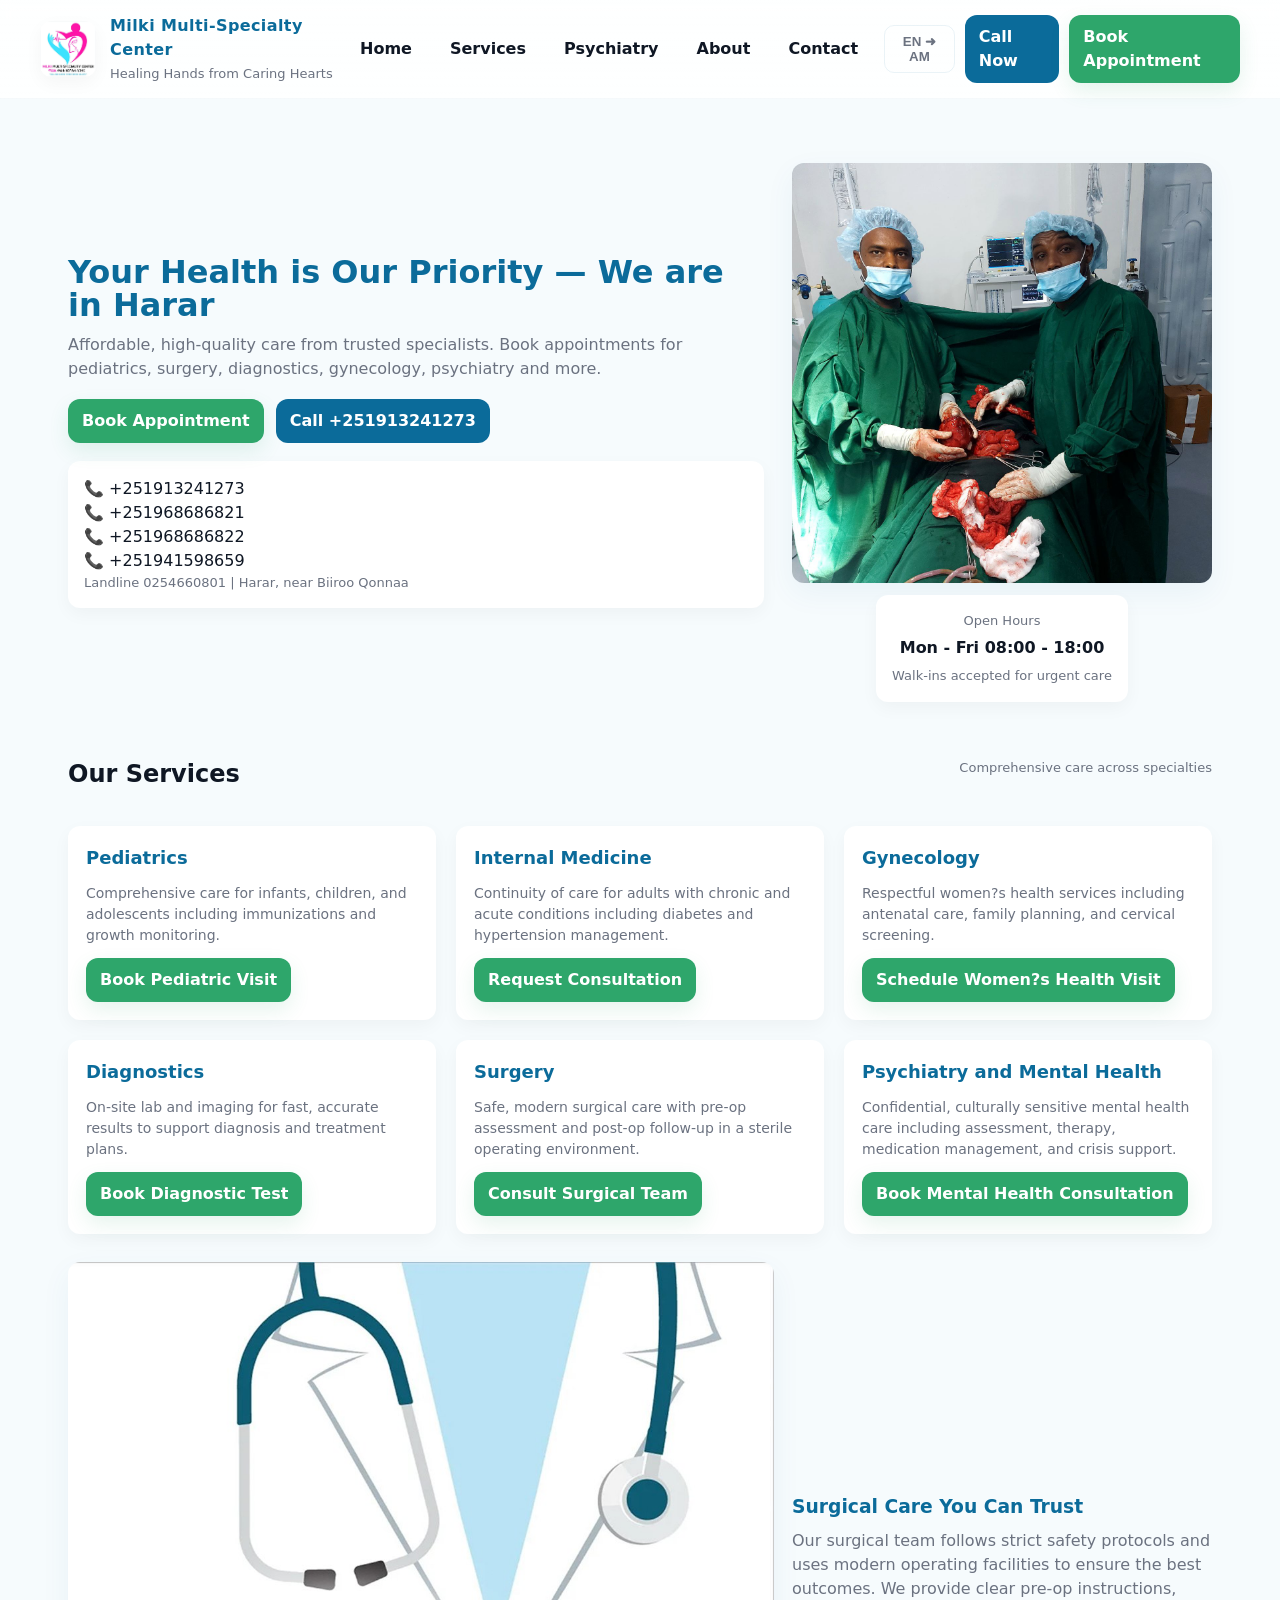
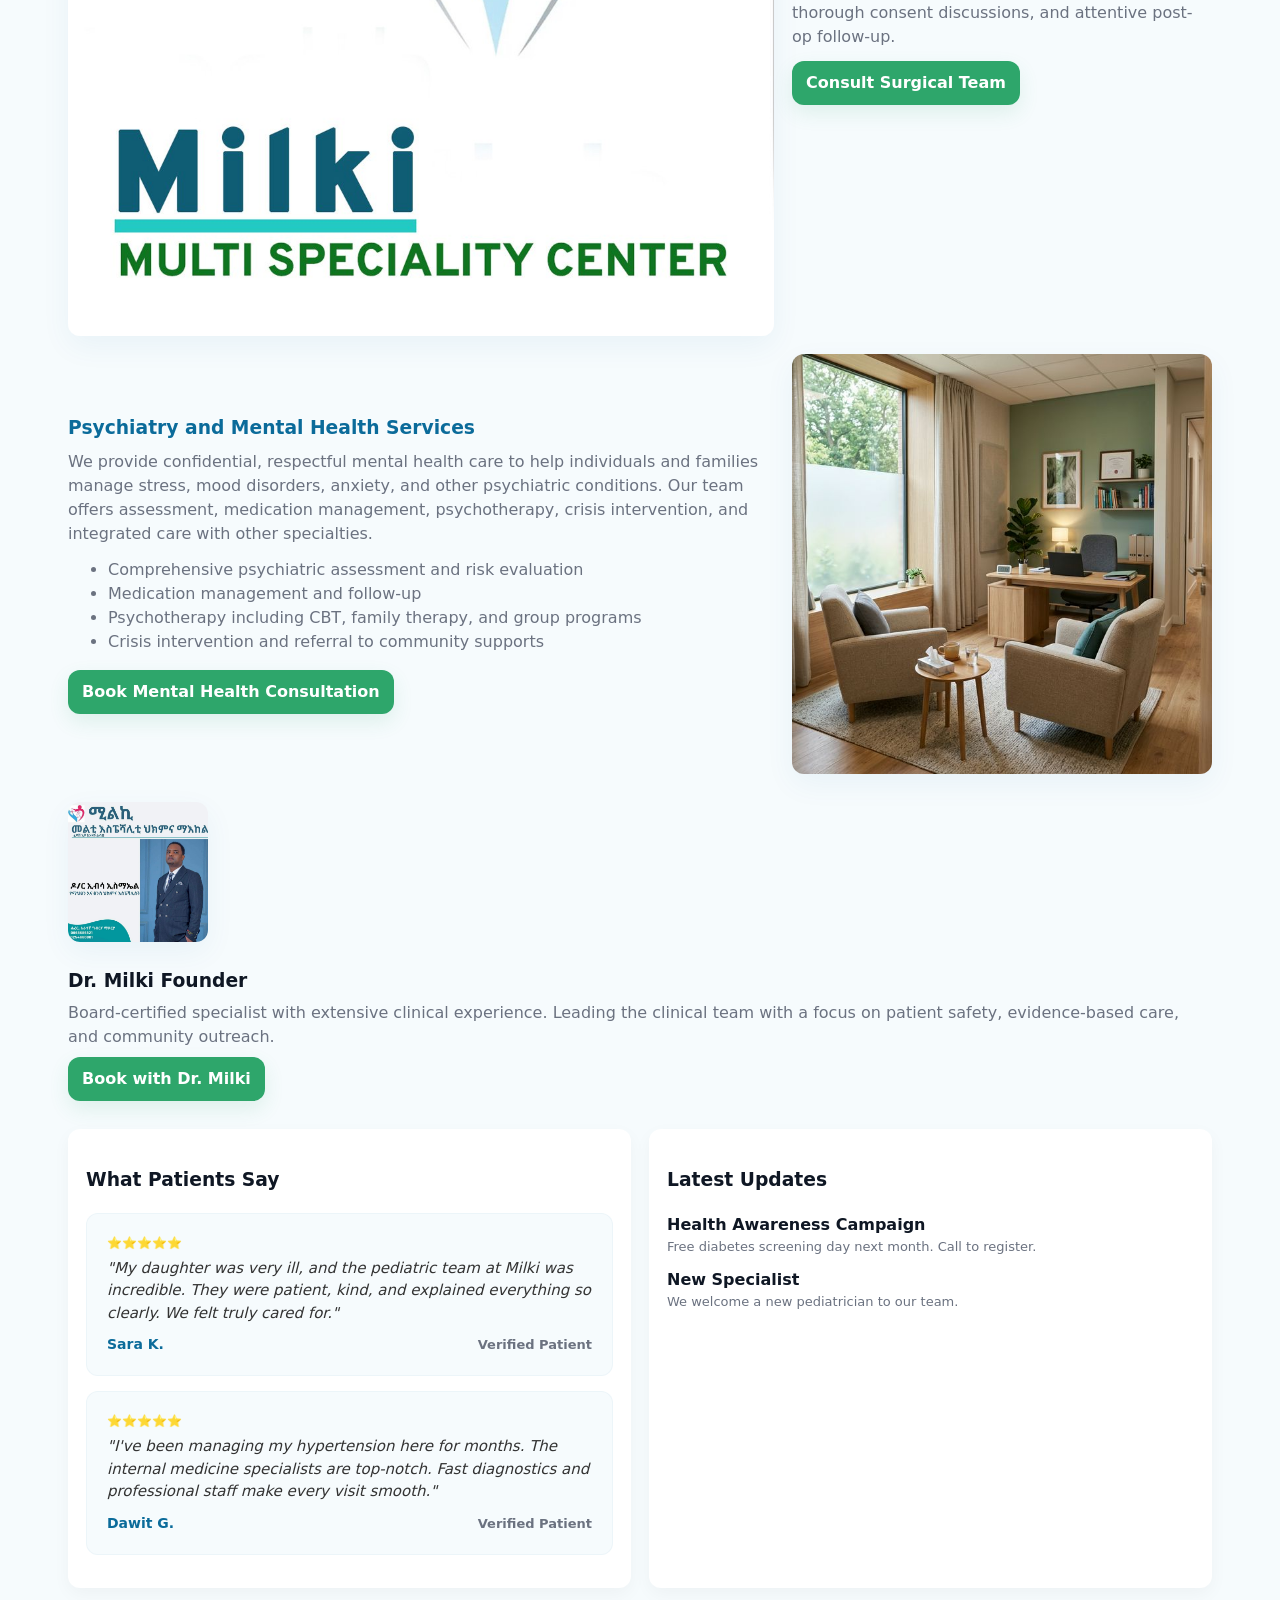
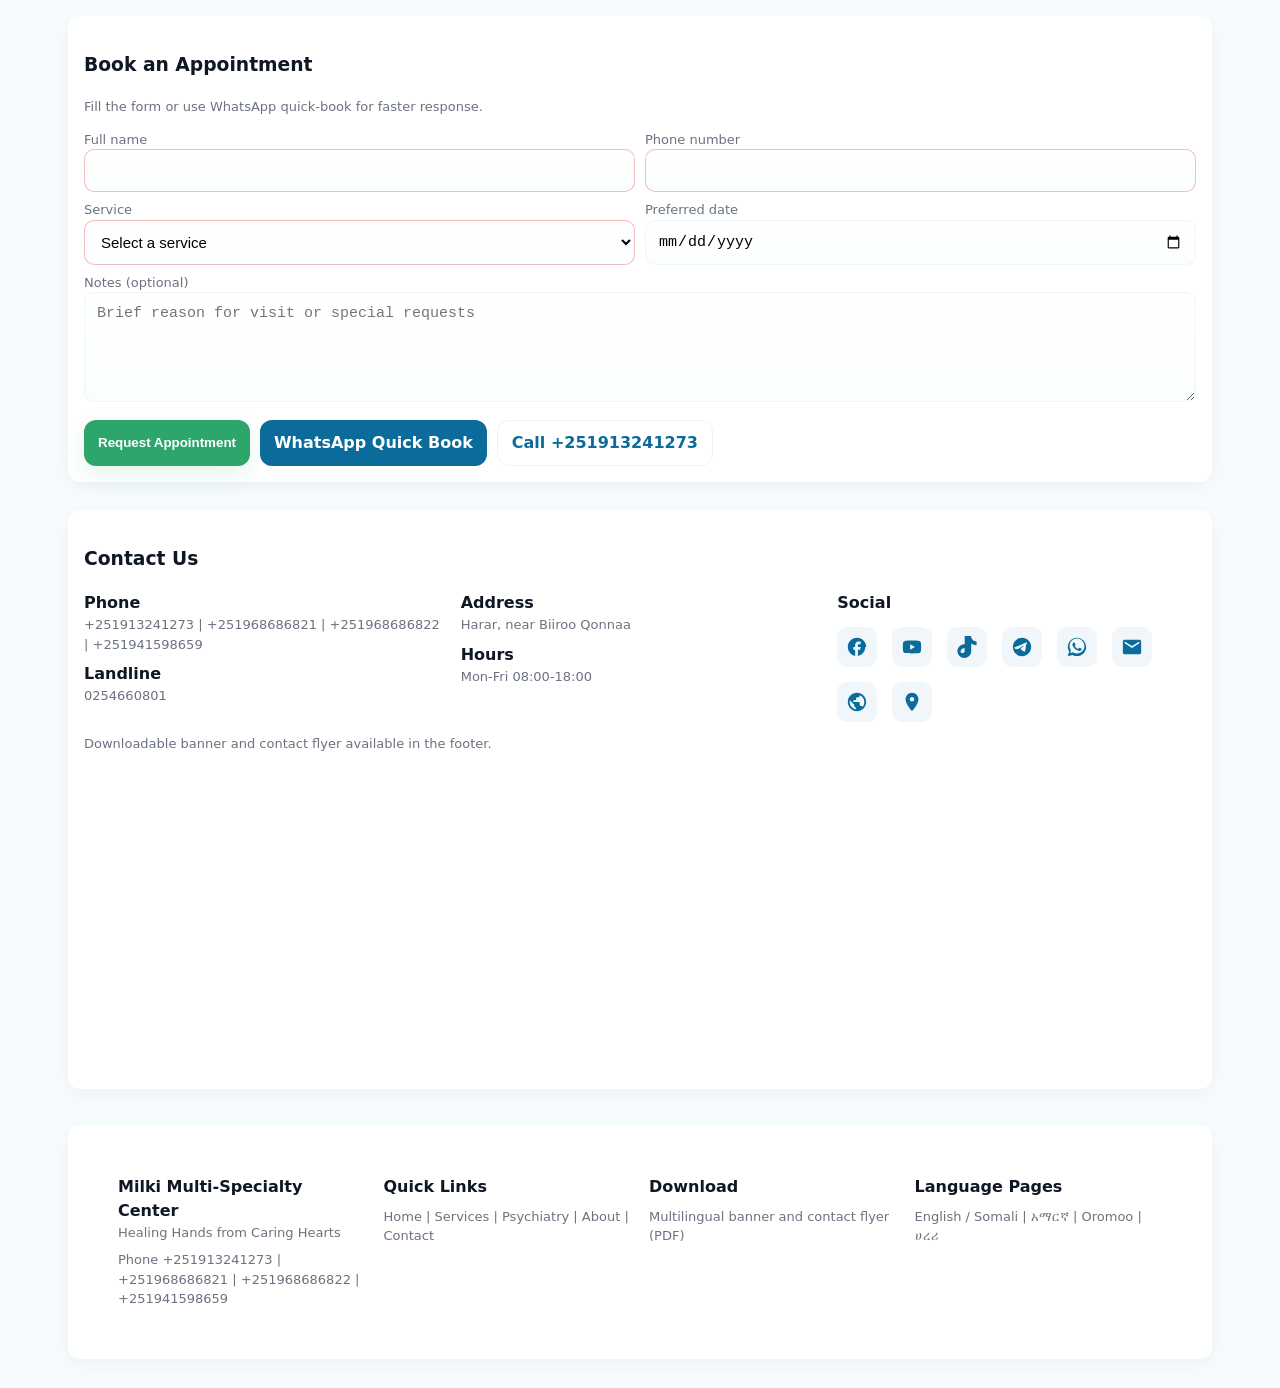
<file: index.html>
<!doctype html>
<html lang="en">

<head>
  <meta charset="utf-8" />
  <meta name="viewport" content="width=device-width,initial-scale=1" />
  <title>Milki Multi-Specialty Center - Quality Healthcare in Harar</title>
  <meta name="description"
    content="Milki Multi-Specialty Center provides affordable, specialist-led care in Harar. Book appointments for pediatrics, surgery, diagnostics, gynecology, psychiatry and more." />
  <meta name="theme-color" content="#0b6b9a" />
  <!-- Link to External Stylesheet -->
  <link rel="stylesheet" href="style.css" />

  <!-- LocalBusiness structured data -->
  <script type="application/ld+json">
  {
    "@context":"https://schema.org",
    "@type":"MedicalOrganization",
    "name":"Milki Multi-Specialty Center",
    "description":"Affordable, specialist-led healthcare in Harar. Services include pediatrics, internal medicine, gynecology, diagnostics, surgery, and psychiatry.",
    "telephone":["+251968686821","+251968686822","+251941598659","0254660801"],
    "address":{
      "@type":"PostalAddress",
      "addressLocality":"Harar",
      "streetAddress":"Near Biiroo Qonnaa"
    },
    "url":"",
    "openingHours":"Mo,Tu,We,Th,Fr 08:00-18:00"
  }
  </script>
</head>

<body>

  <!-- Header -->
  <header>
    <div class="container nav">
      <div class="brand">
        <img src="logo.jpg" alt="Milki Logo" class="logo" style="width:56px; height:56px;" aria-hidden="true" />
        <div>
          <h1 id="site-name">Milki Multi-Specialty Center</h1>
          <div class="tag small muted" id="site-tag">Healing Hands from Caring Hearts</div>
        </div>
      </div>

      <nav>
        <ul>
          <li><a href="#home" data-key="nav-home">Home</a></li>
          <li><a href="#services" data-key="nav-services">Services</a></li>
          <li><a href="#psychiatry" data-key="nav-psychiatry">Psychiatry</a></li>
          <li><a href="#about" data-key="nav-about">About</a></li>
          <li><a href="#contact" data-key="nav-contact">Contact</a></li>
        </ul>
      </nav>

      <div class="cta">
        <button class="lang-toggle" id="langToggle">EN ➜ AM</button>
        <a class="btn btn-secondary" href="#contact" id="callNowBtn">Call Now</a>
        <a class="btn btn-primary" href="#book" id="bookBtn">Book Appointment</a>
      </div>
    </div>
  </header>

  <!-- Hero -->
  <main id="home" class="container">
    <section class="hero" aria-labelledby="hero-heading">
      <div class="hero-left">
        <h2 id="hero-heading" data-key="hero-headline">Your Health is Our Priority — We are in Harar</h2>
        <p id="hero-sub" data-key="hero-sub">Affordable, high-quality care from trusted specialists. Book appointments
          for pediatrics, surgery, diagnostics, gynecology, psychiatry and more.</p>

        <div class="hero-ctas">
          <a class="btn btn-primary" href="#book" id="primaryCta" data-key="cta-book">Book Appointment</a>
          <a class="btn btn-secondary" href="tel:+251913241273" id="secondaryCta" data-key="cta-call">Call
            +251913241273</a>
        </div>

        <div class="hero-card" style="margin-top:18px">
          <div class="quick-contact">
            <div class="phone">📞 <span id="phone1">+251913241273</span></div>
            <div class="phone">📞 <span id="phone2">+251968686821</span></div>
            <div class="phone">📞 <span id="phone3">+251968686822</span></div>
            <div class="phone">📞 <span id="phone4">+251941598659</span></div>
            <div class="small muted" id="addressLine">Landline 0254660801 | Harar, near Biiroo Qonnaa</div>
          </div>
        </div>
      </div>

      <aside class="hero-right" aria-hidden="false">
        <!-- Replace the src with your portrait image. Keep alt text accurate. -->
        <div class="portrait">
          <img id="heroPortrait" src="photo_2025-11-27_01-48-16.jpg"
            alt="Dr. Milki portrait smiling at Milki Multi-Specialty Center" />
        </div>

        <div class="hero-card center">
          <div class="small muted" data-key="open-hours-label">Open Hours</div>
          <div style="font-weight:700;margin-top:6px" id="openHours">Mon - Fri 08:00 - 18:00</div>
          <div class="small muted" style="margin-top:6px" data-key="walkins">Walk-ins accepted for urgent care</div>
        </div>
      </aside>
    </section>

    <!-- Services Grid -->
    <section id="services" aria-labelledby="services-heading">
      <div style="display:flex;align-items:center;justify-content:space-between">
        <h2 id="services-heading" style="margin:18px 0 6px" data-key="services-title">Our Services</h2>
        <div class="small muted" data-key="services-sub">Comprehensive care across specialties</div>
      </div>

      <div class="services" role="list">
        <article class="card" role="listitem" aria-labelledby="pediatrics-title">
          <h3 id="pediatrics-title" data-key="svc-pediatrics-title">Pediatrics</h3>
          <p data-key="svc-pediatrics-desc">Comprehensive care for infants, children, and adolescents including
            immunizations and growth monitoring.</p>
          <div class="card-cta"><a class="btn btn-primary" href="#book" data-key="svc-pediatrics-cta">Book Pediatric
              Visit</a></div>
        </article>

        <article class="card" role="listitem" aria-labelledby="internal-title">
          <h3 id="internal-title" data-key="svc-internal-title">Internal Medicine</h3>
          <p data-key="svc-internal-desc">Continuity of care for adults with chronic and acute conditions including
            diabetes and hypertension management.</p>
          <div class="card-cta"><a class="btn btn-primary" href="#book" data-key="svc-internal-cta">Request
              Consultation</a></div>
        </article>

        <article class="card" role="listitem" aria-labelledby="gyn-title">
          <h3 id="gyn-title" data-key="svc-gyn-title">Gynecology</h3>
          <p data-key="svc-gyn-desc">Respectful women?s health services including antenatal care, family planning, and
            cervical screening.</p>
          <div class="card-cta"><a class="btn btn-primary" href="#book" data-key="svc-gyn-cta">Schedule Women?s Health
              Visit</a></div>
        </article>

        <article class="card" role="listitem" aria-labelledby="diag-title">
          <h3 id="diag-title" data-key="svc-diag-title">Diagnostics</h3>
          <p data-key="svc-diag-desc">On-site lab and imaging for fast, accurate results to support diagnosis and
            treatment plans.</p>
          <div class="card-cta"><a class="btn btn-primary" href="#book" data-key="svc-diag-cta">Book Diagnostic Test</a>
          </div>
        </article>

        <article class="card" role="listitem" aria-labelledby="surg-title">
          <h3 id="surg-title" data-key="svc-surg-title">Surgery</h3>
          <p data-key="svc-surg-desc">Safe, modern surgical care with pre-op assessment and post-op follow-up in a
            sterile operating environment.</p>
          <div class="card-cta"><a class="btn btn-primary" href="#book" data-key="svc-surg-cta">Consult Surgical
              Team</a></div>
        </article>

        <article class="card" role="listitem" aria-labelledby="psych-title">
          <h3 id="psych-title" data-key="svc-psych-title">Psychiatry and Mental Health</h3>
          <p data-key="svc-psych-desc">Confidential, culturally sensitive mental health care including assessment,
            therapy, medication management, and crisis support.</p>
          <div class="card-cta"><a class="btn btn-primary" href="#psychiatry" data-key="svc-psych-cta">Book Mental
              Health Consultation</a></div>
        </article>
      </div>
    </section>

    <!-- Surgery Spotlight -->
    <section class="spotlight" id="surgery" aria-labelledby="surgery-heading">
      <div>
        <img src="photo_2023-08-11_23-58-33.jpg" alt="Operating room team preparing for surgery at Milki Center" />
      </div>
      <div class="text">
        <h3 id="surgery-heading" data-key="surgery-title">Surgical Care You Can Trust</h3>
        <p data-key="surgery-desc">Our surgical team follows strict safety protocols and uses modern operating
          facilities to ensure the best outcomes. We provide clear pre-op instructions, thorough consent discussions,
          and attentive post-op follow-up.</p>
        <div style="margin-top:12px"><a class="btn btn-primary" href="#book" data-key="surgery-cta">Consult Surgical
            Team</a></div>
      </div>
    </section>

    <!-- Psychiatry Spotlight -->
    <section class="spotlight" id="psychiatry" aria-labelledby="psychiatry-heading" style="margin-top:18px">
      <div class="text">
        <h3 id="psychiatry-heading" data-key="psy-title">Psychiatry and Mental Health Services</h3>
        <p data-key="psy-desc">We provide confidential, respectful mental health care to help individuals and families
          manage stress, mood disorders, anxiety, and other psychiatric conditions. Our team offers assessment,
          medication management, psychotherapy, crisis intervention, and integrated care with other specialties.</p>

        <ul style="margin-top:12px;color:var(--muted)">
          <li data-key="psy-list-1">Comprehensive psychiatric assessment and risk evaluation</li>
          <li data-key="psy-list-2">Medication management and follow-up</li>
          <li data-key="psy-list-3">Psychotherapy including CBT, family therapy, and group programs</li>
          <li data-key="psy-list-4">Crisis intervention and referral to community supports</li>
        </ul>

        <div style="margin-top:12px"><a class="btn btn-primary" href="#book" data-key="psy-cta">Book Mental Health
            Consultation</a></div>
      </div>

      <div>
        <img src="psychiatry_consultation.png" alt="Clinician speaking with patient during a mental health consultation"
          style="border-radius:12px;width:100%;box-shadow:var(--shadow);" />
      </div>
    </section>

    <!-- Meet the Specialist -->
    <section class="meet" aria-labelledby="meet-heading">
      <div>
        <img id="meetPortrait" src="photo_2025-11-27_01-48-19.jpg" alt="Dr. Milki portrait" />
      </div>
      <div>
        <h3 id="meet-heading" data-key="meet-title">Dr. Milki Founder</h3>
        <p class="muted" data-key="meet-desc">Board-certified specialist with extensive clinical experience. Leading the
          clinical team with a focus on patient safety, evidence-based care, and community outreach.</p>
        <div style="margin-top:8px"><a class="btn btn-primary" href="#book" data-key="meet-cta">Book with Dr. Milki</a>
        </div>
      </div>
    </section>

    <!-- Testimonials and Updates -->
    <div class="row">
      <div class="testimonials">
        <h3 data-key="test-title">What Patients Say</h3>

        <div class="testimonial-card">
          <div class="stars">⭐⭐⭐⭐⭐</div>
          <div class="testimonial-text" data-key="test-1">"My daughter was very ill, and the pediatric team at Milki was
            incredible. They were patient, kind, and explained everything so clearly. We felt truly cared for."</div>
          <div class="testimonial-author"><span id="test-author-1">Sara K.</span> <span class="small muted">Verified
              Patient</span></div>
        </div>

        <div class="testimonial-card">
          <div class="stars">⭐⭐⭐⭐⭐</div>
          <div class="testimonial-text" data-key="test-2">"I've been managing my hypertension here for months. The
            internal medicine specialists are top-notch. Fast diagnostics and professional staff make every visit
            smooth."</div>
          <div class="testimonial-author"><span id="test-author-2">Dawit G.</span> <span class="small muted">Verified
              Patient</span></div>
        </div>
      </div>

      <div class="updates">
        <h3 data-key="updates-title">Latest Updates</h3>
        <div style="margin-top:8px">
          <strong data-key="update-1-title">Health Awareness Campaign</strong>
          <div class="small muted" data-key="update-1-desc">Free diabetes screening day next month. Call to register.
          </div>
        </div>
        <div style="margin-top:12px">
          <strong data-key="update-2-title">New Specialist</strong>
          <div class="small muted" data-key="update-2-desc">We welcome a new pediatrician to our team.</div>
        </div>
      </div>
    </div>

    <!-- Booking Form -->
    <section id="book" style="margin-top:28px">
      <div class="hero-card">
        <h3 data-key="book-title">Book an Appointment</h3>
        <p class="small muted" data-key="book-sub">Fill the form or use WhatsApp quick-book for faster response.</p>

        <form id="bookingForm" onsubmit="return handleBooking(event)" novalidate style="margin-top:12px">
          <div class="form-grid">
            <label>
              <div class="small" data-key="label-name">Full name</div>
              <input type="text" id="name" name="name" required />
            </label>
            <label>
              <div class="small" data-key="label-phone">Phone number</div>
              <input type="tel" id="phone" name="phone" required />
            </label>
          </div>

          <div class="form-grid" style="margin-top:8px">
            <label>
              <div class="small" data-key="label-service">Service</div>
              <select id="service" name="service" required>
                <option value="" data-key="opt-select">Select a service</option>
                <option>Pediatrics</option>
                <option>Internal Medicine</option>
                <option>Gynecology</option>
                <option>Diagnostics</option>
                <option>Surgery</option>
                <option>Psychiatry and Mental Health</option>
              </select>
            </label>
            <label>
              <div class="small" data-key="label-date">Preferred date</div>
              <input type="date" id="date" name="date" />
            </label>
          </div>

          <label style="margin-top:8px">
            <div class="small" data-key="label-notes">Notes (optional)</div>
            <textarea id="notes" name="notes" placeholder="Brief reason for visit or special requests"></textarea>
          </label>

          <div class="form-actions">
            <button type="submit" class="btn btn-primary" data-key="btn-request">Request Appointment</button>

            <!-- WhatsApp quick-book link uses clinic phone number. Replace number if needed. -->
            <a id="whatsappLink" class="btn btn-secondary"
              href="https://wa.me/251968686821?text=Hello%2C%20I%20would%20like%20to%20book%20an%20appointment."
              target="_blank" rel="noopener" data-key="btn-whatsapp">WhatsApp Quick Book</a>

            <a class="btn btn-ghost" href="tel:+251913241273" data-key="btn-call">Call +251913241273</a>
          </div>

          <div id="bookingMessage" class="small muted" style="margin-top:10px;display:none"></div>
        </form>
      </div>
    </section>

    <!-- Contact -->
    <section id="contact" style="margin-top:28px">
      <div class="hero-card">
        <h3 data-key="contact-title">Contact Us</h3>
        <div style="display:flex;gap:18px;flex-wrap:wrap;margin-top:12px">
          <div style="flex:1;min-width:220px">
            <strong data-key="contact-phone">Phone</strong>
            <div class="small muted">+251913241273 | +251968686821 | +251968686822 | +251941598659</div>
            <div style="margin-top:8px"><strong data-key="contact-landline">Landline</strong>
              <div class="small muted">0254660801</div>
            </div>
          </div>

          <div style="flex:1;min-width:220px">
            <strong data-key="contact-address">Address</strong>
            <div class="small muted">Harar, near Biiroo Qonnaa</div>
            <div style="margin-top:8px"><strong data-key="contact-hours">Hours</strong>
              <div class="small muted">Mon-Fri 08:00-18:00</div>
            </div>
          </div>

          <div style="flex:1;min-width:220px">
            <strong data-key="contact-social">Social</strong>
            <div class="socials">
              <a class="social-icon"
                href="https://web.facebook.com/people/Milki-Multi-Specialty-center/100093374203081/?mibextid=ZbWKwL"
                aria-label="Facebook" target="_blank" rel="noopener">
                <svg viewBox="0 0 24 24">
                  <path
                    d="M22 12c0-5.52-4.48-10-10-10S2 6.48 2 12c0 4.84 3.44 8.87 8 9.8V15H8v-3h2V9.5C10 7.57 11.57 6 13.5 6H16v3h-2c-.55 0-1 .45-1 1V12h3l-.5 3H13v6.8c4.56-.93 8-4.96 8-9.8z" />
                </svg>
              </a>
              <a class="social-icon" href="https://youtu.be/bqws8jvNL5o" aria-label="YouTube" target="_blank"
                rel="noopener">
                <svg viewBox="0 0 24 24">
                  <path
                    d="M21.58 7.19c-.23-.86-.91-1.54-1.77-1.77C18.25 5 12 5 12 5s-6.25 0-7.81.42c-.86.23-1.54.91-1.77 1.77C2 8.75 2 12 2 12s0 3.25.42 4.81c.23.86.91 1.54 1.77 1.77C5.75 19 12 19 12 19s6.25 0 7.81-.42c.86-.23 1.54-.91 1.77-1.77.42-1.56.42-4.81.42-4.81s0-3.25-.42-4.81zM10 15V9l5.2 3L10 15z" />
                </svg>
              </a>
              <a class="social-icon" href="https://vm.tiktok.com/ZMjdB3PTW/" aria-label="TikTok" target="_blank"
                rel="noopener">
                <svg viewBox="0 0 24 24">
                  <path
                    d="M12.53.02C13.84 0 15.14.01 16.44 0c.08 1.53.63 3.09 1.75 4.17 1.12 1.11 2.7 1.62 4.24 1.79v4.03c-1.44-.05-2.89-.35-4.2-.97-.57-.26-1.1-.59-1.62-.93-.01 2.92.01 5.84-.02 8.75-.03 1.4-.54 2.79-1.35 3.94-1.31 1.92-3.58 3.17-5.91 3.21-1.43.08-2.86-.31-4.08-1.03-2.02-1.19-3.44-3.37-3.65-5.71-.02-.5-.03-1-.01-1.49.18-1.9 1.12-3.72 2.58-4.96 1.66-1.44 3.98-2.13 6.15-1.72.02 1.48-.04 2.96-.04 4.44-1.13-.31-2.34-.25-3.41.33-.71.38-1.27 1.03-1.51 1.8-.31.82-.28 1.73.08 2.51.26.6 2.37.52 3.12-.01.53-.38.86-1.01.91-1.64.07-2.32.02-4.64.05-6.96.01-3.41.01-6.82.01-10.23z" />
                </svg>
              </a>
              <a class="social-icon" href="https://t.me/Milkimultispecialitycenter" aria-label="Telegram"
                target="_blank" rel="noopener">
                <svg viewBox="0 0 24 24">
                  <path
                    d="M12 2C6.48 2 2 6.48 2 12s4.48 10 10 10 10-4.48 10-10S17.52 2 12 2zm4.64 6.8c-.15 1.58-.8 5.42-1.13 7.19-.14.75-.42 1-.68 1.03-.58.05-1.02-.38-1.58-.75-.88-.58-1.38-.94-2.23-1.5-.99-.65-.35-1.01.22-1.59.15-.15 2.71-2.48 2.76-2.69.01-.03.01-.14-.07-.2-.08-.06-.19-.04-.27-.02-.11.02-1.93 1.23-5.46 3.62-.51.35-.98.52-1.4.51-.46-.01-1.35-.26-2.01-.48-.81-.27-1.45-.41-1.39-.87.03-.24.36-.49.99-.74 3.88-1.69 6.47-2.8 7.77-3.35 3.69-1.55 4.45-1.82 4.95-1.83.11 0 .36.03.52.17.13.12.18.28.19.45z" />
                </svg>
              </a>
              <a class="social-icon" href="https://wa.me/251968686821" aria-label="WhatsApp" target="_blank"
                rel="noopener">
                <svg viewBox="0 0 24 24">
                  <path
                    d="M12.031 2c-5.506 0-9.989 4.478-9.99 9.984a9.96 9.96 0 001.333 4.993L2 22l5.135-1.347a9.946 9.946 0 004.887 1.277h.005c5.505 0 9.989-4.478 9.99-9.984a9.945 9.945 0 00-2.928-7.062 9.932 9.932 0 00-7.058-2.922zM12.03 19.126h-.004a8.139 8.139 0 01-4.148-1.133l-.297-.176-3.086.81.823-3.007-.192-.306a8.142 8.142 0 01-1.247-4.329c0-4.484 3.65-8.128 8.135-8.128a8.107 8.107 0 015.753 2.382 8.114 8.114 0 012.38 5.754c-.001 4.485-3.651 8.126-8.137 8.126zM16.5 13.661c-.244-.122-1.446-.714-1.67-.795-.224-.082-.387-.122-.55.122-.163.245-.632.795-.774.958-.142.163-.285.184-.529.061-.244-.122-1.03-.38-1.961-1.211-.723-.645-1.213-1.442-1.355-1.687-.142-.245-.015-.377.108-.498.11-.11.244-.285.366-.428.122-.143.163-.245.244-.408.082-.163.041-.306-.021-.428-.061-.122-.55-1.326-.754-1.815-.198-.48-.4-.415-.55-.422-.143-.007-.306-.008-.469-.008a.903.903 0 00-.652.306c-.224.245-.856.837-.856 2.04 0 1.203.876 2.366.998 2.53.122.163 1.724 2.633 4.175 3.688.583.25 1.038.4 1.393.513.585.186 1.118.159 1.539.098.469-.069 1.446-.591 1.649-1.163.204-.571.204-1.061.142-1.163-.062-.102-.224-.163-.468-.285z" />
                </svg>
              </a>
              <a class="social-icon" href="mailto:milkispeciality@gmail.com" aria-label="Email" target="_blank"
                rel="noopener">
                <svg viewBox="0 0 24 24">
                  <path
                    d="M20 4H4c-1.1 0-1.99.9-1.99 2L2 18c0 1.1.9 2 2 2h16c1.1 0 2-.9 2-2V6c0-1.1-.9-2-2-2zm0 4l-8 5-8-5V6l8 5 8-5v2z" />
                </svg>
              </a>
              <a class="social-icon" href="https://milkispecialitycenter.netlify.app/#book" aria-label="Website"
                target="_blank" rel="noopener">
                <svg viewBox="0 0 24 24">
                  <path
                    d="M12 2C6.48 2 2 6.48 2 12s4.48 10 10 10 10-4.48 10-10S17.52 2 12 2zm-1 17.93c-3.95-.49-7-3.85-7-7.93 0-.62.08-1.21.21-1.79L9 15v1c0 1.1.9 2 2 2v1.93zm6.9-2.54c-.26-.81-1-1.39-1.9-1.39h-1v-3c0-.55-.45-1-1-1H8v-2h2c.55 0 1-.45 1-1V7h2c1.1 0 2-.9 2-2v-.41c2.93 1.19 5 4.06 5 7.41 0 2.08-.8 3.97-2.1 5.39z" />
                </svg>
              </a>
              <a class="social-icon"
                href="https://sites.google.com/milkimulti-specialtycenter.org/milkimulti-specialtycenter?usp=sharing"
                aria-label="Map" target="_blank" rel="noopener">
                <svg viewBox="0 0 24 24">
                  <path
                    d="M12 2C8.13 2 5 5.13 5 9c0 5.25 7 13 7 13s7-7.75 7-13c0-3.87-3.13-7-7-7zm0 9.5c-1.38 0-2.5-1.12-2.5-2.5s1.12-2.5 2.5-2.5 2.5 1.12 2.5 2.5-1.12 2.5-2.5 2.5z" />
                </svg>
              </a>
            </div>
          </div>
        </div>

        <div style="margin-top:12px" class="small muted" data-key="contact-download">
          Downloadable banner and contact flyer available in the footer.
        </div>

        <div style="margin-top:12px;border-radius:8px;overflow:hidden">
          <iframe src="https://maps.google.com/maps?q=9.3134,42.1278&z=16&output=embed" width="100%" height="300"
            style="border:0;" allowfullscreen="" loading="lazy" referrerpolicy="no-referrer-when-downgrade"
            title="Milki Multi-Specialty Center location in Harar">
          </iframe>
        </div>
      </div>
    </section>

    <!-- Footer -->
    <footer>
      <div class="container footer-grid">
        <div>
          <strong id="footer-name">Milki Multi-Specialty Center</strong>
          <div class="small muted" id="footer-tag">Healing Hands from Caring Hearts</div>
          <div style="margin-top:8px" class="small muted" id="footer-phones">Phone +251913241273 | +251968686821 |
            +251968686822 |
            +251941598659
          </div>
        </div>

        <div>
          <strong data-key="footer-links">Quick Links</strong>
          <div class="small muted" style="margin-top:8px">
            Home | Services | Psychiatry | About | Contact
          </div>
        </div>

        <div>
          <strong data-key="footer-download">Download</strong>
          <div class="small muted" style="margin-top:8px">Multilingual banner and contact flyer (PDF)</div>
        </div>

        <div>
          <strong>Language Pages</strong>
          <div class="small muted" style="margin-top:8px">
            <a href="index.html" style="color:inherit;text-decoration:none">English / Somali</a> |
            <a href="index-am.html" style="color:inherit;text-decoration:none">አማርኛ</a> |
            <a href="index-om.html" style="color:inherit;text-decoration:none">Oromoo</a> |
            <a href="index-ha.html" style="color:inherit;text-decoration:none">ሀረሪ</a>
          </div>
        </div>
      </div>
    </footer>
  </main>

  <!-- Language strings and minimal JS -->
  <script>
    // Language content dictionary (English, Amharic, Oromo)
    const LANG = {
      en: {
        "nav-home": "Home", "nav-services": "Services", "nav-psychiatry": "Psychiatry", "nav-about": "About", "nav-contact": "Contact",
        "hero-headline": "Your Health is Our Priority — We are in Harar", "hero-sub": "Affordable, high-quality care from trusted specialists. Book appointments for pediatrics, surgery, diagnostics, gynecology, psychiatry and more.",
        "cta-book": "Book Appointment", "cta-call": "Call +251913241273",
        "open-hours-label": "Open Hours", "walkins": "Walk-ins accepted for urgent care",
        "services-title": "Our Services", "services-sub": "Comprehensive care across specialties",
        "svc-pediatrics-title": "Pediatrics", "svc-pediatrics-desc": "Comprehensive care for infants, children, and adolescents including immunizations and growth monitoring.", "svc-pediatrics-cta": "Book Pediatric Visit",
        "svc-internal-title": "Internal Medicine", "svc-internal-desc": "Continuity of care for adults with chronic and acute conditions including diabetes and hypertension management.", "svc-internal-cta": "Request Consultation",
        "svc-gyn-title": "Gynecology", "svc-gyn-desc": "Respectful women?s health services including antenatal care, family planning, and cervical screening.", "svc-gyn-cta": "Schedule Women?s Health Visit",
        "svc-diag-title": "Diagnostics", "svc-diag-desc": "On-site lab and imaging for fast, accurate results to support diagnosis and treatment plans.", "svc-diag-cta": "Book Diagnostic Test",
        "svc-surg-title": "Surgery", "svc-surg-desc": "Safe, modern surgical care with pre-op assessment and post-op follow-up in a sterile operating environment.", "svc-surg-cta": "Consult Surgical Team",
        "svc-psych-title": "Psychiatry and Mental Health", "svc-psych-desc": "Confidential, culturally sensitive mental health care including assessment, therapy, medication management, and crisis support.", "svc-psych-cta": "Book Mental Health Consultation",
        "surgery-title": "Surgical Care You Can Trust", "surgery-desc": "Our surgical team follows strict safety protocols and uses modern operating facilities to ensure the best outcomes. We provide clear pre-op instructions, thorough consent discussions, and attentive post-op follow-up.", "surgery-cta": "Consult Surgical Team",
        "psy-title": "Psychiatry and Mental Health Services", "psy-desc": "We provide confidential, respectful mental health care to help individuals and families manage stress, mood disorders, anxiety, and other psychiatric conditions. Our team offers assessment, medication management, psychotherapy, crisis intervention, and integrated care with other specialties.", "psy-list-1": "Comprehensive psychiatric assessment and risk evaluation", "psy-list-2": "Medication management and follow-up", "psy-list-3": "Psychotherapy including CBT, family therapy, and group programs", "psy-list-4": "Crisis intervention and referral to community supports", "psy-cta": "Book Mental Health Consultation",
        "meet-title": "Dr. Milki Founder", "meet-desc": "Board-certified specialist with extensive clinical experience. Leading the clinical team with a focus on patient safety, evidence-based care, and community outreach.", "meet-cta": "Book with Dr. Milki",
        "test-title": "What Patients Say",
        "test-1": "\"My daughter was very ill, and the pediatric team at Milki was incredible. They were patient, kind, and explained everything so clearly. We felt truly cared for.\"",
        "test-2": "\"I've been managing my hypertension here for months. The internal medicine specialists are top-notch. Fast diagnostics and professional staff make every visit smooth.\"",
        "updates-title": "Latest Updates", "update-1-title": "Health Awareness Campaign", "update-1-desc": "Free diabetes screening day next month. Call to register.", "update-2-title": "New Specialist", "update-2-desc": "We welcome a new pediatrician to our team.",
        "book-title": "Book an Appointment", "book-sub": "Fill the form or use WhatsApp quick-book for faster response.", "label-name": "Full name", "label-phone": "Phone number", "label-service": "Service", "label-date": "Preferred date", "label-notes": "Notes (optional)", "btn-request": "Request Appointment", "btn-whatsapp": "WhatsApp Quick Book", "btn-call": "Call +251913241273",
        "contact-title": "Contact Us", "contact-phone": "Phone", "contact-landline": "Landline", "contact-address": "Address", "contact-hours": "Hours", "contact-social": "Social", "contact-download": "Downloadable banner and contact flyer available in the footer.",
        "footer-links": "Quick Links", "footer-download": "Download"
      },
      am: {
        "nav-home": "መነሻ", "nav-services": "አገልግሎቶች", "nav-psychiatry": "የአእምሮ ጤና", "nav-about": "ስለ እኛ", "nav-contact": "አድራሻ",
        "hero-headline": "ጤናዎ ቅድሚያችን ነው — ሐረር ውስጥ እንገኛለን", "hero-sub": "ከታመኑ ስፔሻሊስቶች ተደራሽ እና ከፍተኛ ጥራት ያለው እንክብካቤ። ለህጻናት፣ ለቀዶ ጥገና፣ ለምርመራዎች፣ ለማህፀን እና ለአእምሮ ህክምና ቀጠሮ ይያዙ።",
        "cta-book": "ቀጠሮ ይያዙ", "cta-call": "ይደውሉ +251913241273",
        "open-hours-label": "የስራ ሰዓታት", "walkins": "አስቸኳይ ታካሚዎችን ያለቀጠሮ እንቀበላለን",
        "services-title": "አገልግሎቶቻችን", "services-sub": "ሁለንተናዊ ህክምና በተለያዩ የህክምና ዘርፎች",
        "svc-pediatrics-title": "የህፃናት ህክምና", "svc-pediatrics-desc": "ክትባት እና የእድገት ክትትልን ጨምሮ ለህፃናት እና ለታዳጊዎች ሙሉ እንክብካቤ።", "svc-pediatrics-cta": "የሕፃናት ቀጠሮ",
        "svc-internal-title": "የውስጥ ደዌ", "svc-internal-desc": "የስኳር እና የደም ግፊት ቁጥጥርን ጨምሮ ለከባድ እና ድንገተኛ በሽታዎች ለትላልቅ ሰዎች።", "svc-internal-cta": "ምክክር ይጠይቁ",
        "svc-gyn-title": "የማህፀን ህክምና", "svc-gyn-desc": "የእርግዝና ክትትል፣ የቤተሰብ እቅድ እና የማህፀን ምርመራዎችን ጨምሮ የተከበረ የሴቶች ጤና።", "svc-gyn-cta": "የሴቶች ቀጠሮ",
        "svc-diag-title": "የምርመራ ላቦራቶሪ", "svc-diag-desc": "በትክክለኛ ውጤት ላይ የተመሰረተ ምርመራ በፍጥነት የሚያገኙበት ላቦራቶሪ እና ኢሜጂንግ።", "svc-diag-cta": "ምርመራ ይጠይቁ",
        "svc-surg-title": "ቀዶ ጥገና", "svc-surg-desc": "ከቀዶ ጥገና በፊት ትንታኔ እና ከቀዶ ጥገና በኋላ ክትትል ያለው ዘመናዊ እና ደህንነቱ የተጠበቀ ቀዶ ጥገና።", "svc-surg-cta": "የቀዶ ጥገና ቀጠሮ",
        "svc-psych-title": "የአእምሮ ጤና አገልግሎት", "svc-psych-desc": "በማህበራዊ ደህንነትዎ ላይ ያተኮረ እና የተጠበቀ የአእምሮ ጤና አገልግሎቶች፤ ህክምና፣ የመድሃኒት ክትትል እና ድንገተኛ ድጋፍ።", "svc-psych-cta": "የአእምሮ ጤና ቀጠሮ",
        "surgery-title": "የሚያምኑበት የቀዶ ጥገና እንክብካቤ", "surgery-desc": "የቀዶ ጥገና ቡድናችን ምርጥ ውጤቶችን ለማረጋገጥ ጥብቅ የደህንነት ፕሮቶኮሎችን ይከተላል እና ዘመናዊ መገልገያዎችን ይጠቀማል።", "surgery-cta": "የቀዶ ጥገና ቡድን ይመክሩ",
        "psy-title": "የአእምሮ ጤና አገልግሎቶች", "psy-desc": "የጭንቀት፣ የስሜት መታወክ፣ የፍርሃት እና ሌሎች የስነ አእምሮ ሁኔታዎችን ለመቋቋም ሚስጥራዊ እና አክብሮት ያለው እንክብካቤ እንሰጣለን።", "psy-list-1": "ሁለንተናዊ የስነ-አእምሮ ምርመራ", "psy-list-2": "የመድሃኒት አቅርቦት እና ክትትል", "psy-list-3": "የስነ ልቦና ህክምና", "psy-list-4": "የድንገተኛ አደጋ ጣልቃ ገብነት", "psy-cta": "ቀጠሮ ይያዙ",
        "meet-title": "ዶ/ር ሚልኪ - መስራች", "meet-desc": "ሰፊ የህክምና ልምድ ያካበቱ እና ተቀባይነት ያላቸው ስፔሻሊስት።", "meet-cta": "ከዶ/ር ሚልኪ ጋር ቀጠሮ ይያዙ",
        "test-title": "ታካሚዎቻችን የሚሉት",
        "test-1": "\"ልጄ በጣም ታማ ነበር፣ እና በሚልኪ የህፃናት ህክምና ቡድን በጣም አስደናቂ ነበር። ታጋሽ፣ ደግ ነበሩ እና ሁሉንም ነገር በግልፅ አብራርተዋል። በእውነት እንደተንከባከቡን ተሰማን።\"",
        "test-2": "\"ለወራት የደም ግፊቴን እዚህ እየተከታተልኩ ነው። የውስጥ ደዌ ስፔሻሊስቶች ከፍተኛ ደረጃ ያላቸው ናቸው። ፈጣን ምርመራ እና ባለሙያ ሰራተኞች እያንዳንዱን ጉብኝት ለስላሳ ያደርጉታል።\"",
        "updates-title": "አዳዲስ መረጃዎች", "update-1-title": "የጤና ግንዛቤ ዘመቻ", "update-1-desc": "በመጪው ወር ነፃ የስኳር ምርመራ ቀን። ለመመዝገብ ይደውሉ።", "update-2-title": "አዲስ ዶክተር", "update-2-desc": "አዲስ የህጻናት ሐኪም ወደ ቡድናችን እንቀበላለን።",
        "book-title": "ቀጠሮ ይያዙ", "book-sub": "ቅጹን ይሙሉ ወይም ለፈጣን ምላሽ የውስጠ ደብዳቤ (WhatsApp) ይመዝገቡ።", "label-name": "ሙሉ ስም", "label-phone": "ስልክ ቁጥር", "label-service": "አንደኛ አገልግሎት", "label-date": "የምርጫ ቀን", "label-notes": "ማስታወሻ (አማራጭ)", "btn-request": "ቀጠሮ ይጠይቁ", "btn-whatsapp": "የ WhatsApp ቀጠሮ", "btn-call": "ይደውሉ +251913241273",
        "contact-title": "አድራሻችን", "contact-phone": "ስልክ", "contact-landline": "ቋሚ ስልክ", "contact-address": "አድራሻ", "contact-hours": "ሰዓታት", "contact-social": "ማህበራዊ ገጽ", "contact-download": "ፖስተር እና የተገናኙ ፋይሎችን ያውርዱ",
        "footer-links": "ፈጣን ማገናኛ", "footer-download": "ያውርዱ"
      },
      om: {
        "nav-home": "Mana", "nav-services": "Tajaajiloota", "nav-psychiatry": "Saayikiyatrii", "nav-about": "Waa'ee", "nav-contact": "Quunnamtii",
        "hero-headline": "Fayyaan Keessan Dursa Keenya — Harar Jirra", "hero-sub": "tajaajiloota Yaala Da'immanii, Baqaqsani Yaluu gurgudda fi xixiqqaa, qorannoo dhiiga guutuu , Gadameessaa fi  Hordoffi Ulfa  Dessisuu fi Tajajila Yaala  dhibe sammuu  akkasumas Tajaajila ciibsanii yaaluu  Qoricha gahaa waliin ni argattu",
        "cta-book": "Teessoo Qabachuu", "cta-call": "Amma Bilbilaa +251913241273",
        "open-hours-label": "Sa'aatii Banamaa", "walkins": "Namoonni ariifachiisaa dhufan ni simatamu",
        "services-title": "Tajaajiloota Keenya", "services-sub": "tajaajiloota Yaala Da'immanii, Baqaqsani Yaluu gurgudda fi xixiqqaa, qorannoo dhiiga guutuu , Gadameessaa fi  Hordoffi Ulfa  Dessisuu fi Tajajila Yaala  dhibe sammuu  akkasumas Tajaajila ciibsanii yaaluu  Qoricha gahaa waliin ni argattu",
        "svc-pediatrics-title": "Pediatrics", "svc-pediatrics-desc": "Tajaajila guutuu daa'immanii fi dargaggootaaf, talaallii fi hordoffii guddina dabalata.", "svc-pediatrics-cta": "Teessoo Daa'imaa Qabachuu",
        "svc-internal-title": "Internal Medicine", "svc-internal-desc": "Tajaajila itti fufiinsa qabu dhukkuboota dheeraa fi ariifachiisaa irratti.", "svc-internal-cta": "Gaaffii Manni Yaalaa",
        "svc-gyn-title": "Gynecology", "svc-gyn-desc": "Tajaajila kabajaa qabu dubartootaa; kunuunsa ulfaa fi karoora maatii dabalata.", "svc-gyn-cta": "Teessoo Fayyaa Dubartootaa",
        "svc-diag-title": "Diagnostics", "svc-diag-desc": "Labii fi suuraa iddoo irratti argamuuf bu'aa ariifachiisaa fi sirrii.", "svc-diag-cta": "Qorannoo Qabachuu",
        "svc-surg-title": "Surgery", "svc-surg-desc": "Tajaajila opeeraashinii ammayyaa fi nageenya qabu.", "svc-surg-cta": "Garee Opeeraashinii Gaaffadhu",
        "svc-psych-title": "Saayikiyatrii fi Fayyaa Sammuu", "svc-psych-desc": "Tajaajila fayyaa sammuu iccitii fi aadaa hubatu kennina; qorannoo, yaala, to'annoo qorichaa fi deeggarsa ariifachiisaa dabalata.", "svc-psych-cta": "Teessoo Fayyaa Sammuu Qabachuu",
        "surgery-title": "Tajaajila Opeeraashinii Amanamaa", "surgery-desc": "Gareen keenya seerota nageenyaa cimaa hordofa; meeshaalee opeeraashinii ammayyaa fayyadama.", "surgery-cta": "Garee Opeeraashinii Gaaffadhu",
        "psy-title": "Tajaajiloota Saayikiyatrii fi Fayyaa Sammuu", "psy-desc": "Tajaajila iccitii fi kabajaa qabu kennina; qorannoo, to'annoo qorichaa, yaala, deeggarsa ariifachiisaa fi walitti dhufeenya tajaajiloota biroo waliin.", "psy-list-1": "Qorannoo guutuu fi madaallii balaa", "psy-list-2": "To'annoo qorichaa fi hordoffii", "psy-list-3": "Yaala sammuu (CBT), yaala maatii fi garee", "psy-list-4": "Deeggarsa ariifachiisaa fi gara deeggarsa hawaasaa geessu", "psy-cta": "Teessoo Fayyaa Sammuu Qabachuu",
        "meet-title": "Dr. Milki Founder", "meet-desc": "Ogummaa fi muuxannoo cimaa qabu; garee fayyaa hooggana.", "meet-cta": "Dr. Milki waliin Teessoo Qabachuu",
        "test-title": "Maaltu Namoota Gammachiise",
        "test-1": "\"Intalli koo baay'ee dhukkubsattee turte, gareen Yaala Daa'immanii Milki keessatti argamu baay'ee nama gammachiisa. Obsa qabu, gaarii dha, hunda isaa ifatti nuuf ibsaniiru.\"",
        "test-2": "\"Dhibee dhiibbaa dhiigaa koo ji'ootaaf asitti hordofaa jiru. Ispeeshaalistoonni keessoo sadarkaa olaanaa qabu. Qorannoo ariifachiisaa fi hojjettoonni ogummaa qaban daawwannaa hunda salphaa taasisu.\"",
        "updates-title": "Odeeffannoo Haaraa", "update-1-title": "Kampanii Beeksisa Fayyaa", "update-1-desc": "Guyyaa qorannoo sukkaaraa bilisaa ji'a dhufu. Galmaa'aa.", "update-2-title": "Ogummaa Haaraa", "update-2-desc": "Pediyaatiristii haaraa garee keenya keessatti simanna.",
        "book-title": "Teessoo Qabachuu", "book-sub": "Furmaata guutuu guutuu ykn WhatsApp fayyadamuun teessoo ariifachiisaa argadhu.", "label-name": "Maqaa guutuu", "label-phone": "Lakkoofsa bilbilaa", "label-service": "Tajaajila", "label-date": "Guyyaa filatame", "label-notes": "Yaadannoo (filatama)", "btn-request": "Gaaffii Teessoo", "btn-whatsapp": "WhatsApp Teessoo", "btn-call": "Amma Bilbilaa +251913241273",
        "contact-title": "Nu Quunnamaa", "contact-phone": "Bilbila", "contact-landline": "Landline", "contact-address": "Teessoo", "contact-hours": "Sa'aatii", "contact-social": "Hawaasa", "contact-download": "Bannera fi faayila quunnamtii gara footer irraa buufadhu",
        "footer-links": "Liinkii Ariifachiisaa", "footer-download": "Buufadhu"
      },
      so: {
        "nav-home": "Guriga", "nav-services": "Adeegyada", "nav-psychiatry": "Dhimirka", "nav-about": "Nagu saabsan", "nav-contact": "Xiriirka",
        "hero-headline": "Caafimaadkaaga Waa Mudnaantayada — Waxaan Joognaa Harar", "hero-sub": "Daryeel la awoodi karo, tayo sare leh oo ay bixiyaan khubaro la aamini karo. Ballamaha u qabso carruurta, qalliinka, baaritaanka, cudurrada haweenka, dhimirka iyo in ka badan.",
        "cta-book": "Ballan Qabso", "cta-call": "Wac +251913241273",
        "open-hours-label": "Saacadaha Furan", "walkins": "Dadka degdega ah waa la ogolyahay",
        "services-title": "Adeegyadeena", "services-sub": "Daryeel dhameystiran ee takhasusyada",
        "svc-pediatrics-title": "Cudurada Caruurta", "svc-pediatrics-desc": "Daryeel buuxa ee caruurta iyo dhalinyarada, oo ay ku jiraan tallaalka iyo kormeerka koritaanka.", "svc-pediatrics-cta": "Ballo Cudurada Caruurta",
        "svc-internal-title": "Daaweynta Gudaha", "svc-internal-desc": "Daryeelka cudurrada raagga iyo kuwa degdegga ah, oo ay ku jiraan xakamaynta sonkorowga iyo dhiigkarka.", "svc-internal-cta": "Ballan Weydii",
        "svc-gyn-title": "Cudurada Haweenka", "svc-gyn-desc": "Daryeel haweeneed oo khushuuci ah, dabagal uur, qorshayn qoys, iyo baaritaan.", "svc-gyn-cta": "Ballan Haweenka Qabso",
        "svc-diag-title": "Baaritaanada", "svc-diag-desc": "Sheeybaar casri ah iyo raajo si dhaqso loo helo natiijo sax ah.", "svc-diag-cta": "Baritaanada Qabso",
        "svc-surg-title": "Qalliin", "svc-surg-desc": "Qaliin aamin ah oo casri ah, qolka qaliinka oo nadiif ah.", "svc-surg-cta": "Khariirka Qalliinka Wac",
        "svc-psych-title": "Dhimirka iyo Caafimaadka Maskaxda", "svc-psych-desc": "Xanaanayn shakhsi ah ee niyadjabka, walbahaarka iyo caafimaadka maskaxda.", "svc-psych-cta": "Ballo Caafimaadka Maskaxda",
        "surgery-title": "Qaliin La Aamini Karo", "surgery-desc": "Kooxdayada qaliinka waxay raacaan habraacyada badbaadada si loo xaqiijiyo natiijada ugu fiican. Waxaan ku siinaynaa daryeel iyo daryeelid degdeg ah qaliinka kadib.", "surgery-cta": "Kooxda Qaliinka weydii",
        "psy-title": "Adeegyada Caafimaadka Maskaxda iyo Dhimirka", "psy-desc": "Waxaan bixinaa daaweyn asturan oo ixtiraam leh, si loo maareeyo maanka, xanuunada kacsanaada iyo dhibaatooyinka nafsiyeed kale.", "psy-list-1": "Qiimaynta dhimirka ee dhamaystiran", "psy-list-2": "Maareynta daawada iyo dabagalka", "psy-list-3": "Daweynta dhimirka (CBT)", "psy-list-4": "Daryeelka xaaladaha degdegga ah", "psy-cta": "Ballan maskaxeed qabso",
        "meet-title": "Dr. Milki Maamulaha", "meet-desc": "Dhaktar la aqoonsan yahay oo aqoon durugsan leh.", "meet-cta": "Ballan La Qabso Dr. Milki",
        "test-title": "Maxay Bukaanadu Dhaheen", "test-1": "\"Shaqaaluhu way fiicanaayeen. Canuggaygu waxa uu helay daryeel heer sare ah.\" - A. M.", "test-2": "\"Baadhitaan degdeg ah iyo caddeyn cajiib ah.\" - T. H.",
        "updates-title": "Macluumaad Cusub", "update-1-title": "Ololaha Wacyigelinta Caafimaadka", "update-1-desc": "Baadhid bilaash ah ee sonkorowga bisha dambe. Wac si aad isu diiwaangeliso.", "update-2-title": "Dhakhtar Cusub", "update-2-desc": "Waxaan soo dhawaynaynaa dhakhtar cusub ee caruurta.",
        "book-title": "Ballan Qabso", "book-sub": "Buuxi foomka ama isticmaal WhatsApp ballan degdeg ah.", "label-name": "Magaca oo buuxa", "label-phone": "Telefoonka", "label-service": "Adeeg", "label-date": "Taariikhda la doorbido", "label-notes": "Xusuusin (ikhtiyaari)", "btn-request": "Codso Ballan", "btn-whatsapp": "WhatsApp Ballan", "btn-call": "Wac +251913241273",
        "contact-title": "Nala Soo Xiriir", "contact-phone": "Telefoonka", "contact-landline": "Khadka Dhulka", "contact-address": "Cinwaanka", "contact-hours": "Saacadaha", "contact-social": "Baraha Bulshada", "contact-download": "Boodhadh iyo faylal hoosta kala deg",
        "footer-links": "Kuwa Dag Dag ah", "footer-download": "Kala Deg"
      },
      ha: {
        "nav-home": "ጌይ", "nav-services": "ኺድማታች", "nav-psychiatry": "ሩሒ አፌት", "nav-about": "ዚናት", "nav-contact": "ቁናምቲ",
        "hero-headline": "አፌትካ ተቅዲም-ዚንያ-ኢንታ — ጌይ-ቤ ኀለነ", "hero-sub": "አፌት-ኩ ኺድማታች ቁልቁሊና-ቤ፣ ሩኽሳ-ቤ። ኡሹል፣ አማሊያ፣ ቁርአኖ፣ ኢንዲያች አፌት፣ ሩሒ አፌት መውኢድ ቂባትቹ።",
        "cta-book": "መውኢድ ቀባቹ", "cta-call": "ይደውሉ +251913241273",
        "open-hours-label": "ሳአ በናማ", "walkins": "አስቸኳይ ታካሚዎችን ያለቀጠሮ እንቀበላለን",
        "services-title": "ኺድማታች-ዚንያ", "services-sub": "ኩሉ አማን-ቤ አፌት ሆርዶፊ",
        "svc-pediatrics-title": "ኡሹል አፌት", "svc-pediatrics-desc": "ኡሹላች ኩሉ አፌት ሆርዶፊ፣ ታላሊ-ማ ጉዲና ሆርዶፊ ደባላተ።", "svc-pediatrics-cta": "ኡሹል መውኢድ",
        "svc-internal-title": "ኢ-ቤ-ቤ አፌት", "svc-internal-desc": "ጌስያች-ሌ ኩሉ አፌት ሆርዶፊ፣ ሱካር-ማ ዲግ ጋሽ ሆርዶፊ ደባላተ።", "svc-internal-cta": "ኺድማታች ጋፋዱ",
        "svc-gyn-title": "ኢንዲያች አፌት", "svc-gyn-desc": "ኢንዲያች-ሌ አፌት ሆርዶፊ፣ ኡልፋ ሆርዶፊ-ማ ማቲ ሆርዶፊ ደባላተ።", "svc-gyn-cta": "ኢንዲያች መውኢድ",
        "svc-diag-title": "ቁርአኖ", "svc-diag-desc": "ላብ-ማ ኢሜጅ-ቤ አሪፋቺሳ-ማ ሲሪ ቡአ አርጋቹ-ሌ።", "svc-diag-cta": "ቁርአኖ መውኢድ",
        "svc-surg-title": "አማሊያ", "svc-surg-desc": "ነጌኛ-ማ አማያ አማሊያ ሆርዶፊ።", "svc-surg-cta": "አማሊያ ጋፋዱ",
        "svc-psych-title": "ሩሒ አፌት", "svc-psych-desc": "ኢሲቲ-ማ ኣዳ ሆርዶፊ-ቤ ሩሒ አፌት ሆርዶፊ፤ ቁርአኖ፣ ያላ፣ ቆሪቻ-ማ ዴጋርሳ ደባላተ።", "svc-psych-cta": "ሩሒ አፌት መውኢድ",
        "surgery-title": "አማሊያ አማናማ", "surgery-desc": "ጋሬ ኬኛ ሴሮታ ነጌኛ ጪማ ሆርዶፋ፤ መሻሌ አማሊያ አማያ ፋያዳማ።", "surgery-cta": "አማሊያ ጋፋዱ",
        "psy-title": "ኺድማታች ሩሒ አፌት", "psy-desc": "ኢሲቲ-ማ ካባጃ ሆርዶፊ-ቤ ኺድማታች ኬኒና፤ ቁርአኖ፣ ቆሪቻ ሆርዶፊ፣ ያላ፣ ዴጋርሳ አሪፋቺሳ።", "psy-list-1": "ቁርአኖ ጉቱ-ማ መዳሊ", "psy-list-2": "ቆሪቻ ሆርዶፊ-ማ ሆርዶፊ", "psy-list-3": "ያላ ሳሙ (CBT)፣ ያላ ማቲ-ማ ጋሬ", "psy-list-4": "ዴጋርሳ አሪፋቺሳ-ማ ዴጋርሳ ሀዋሳ", "psy-cta": "ሩሒ አፌት መውኢድ",
        "meet-title": "ዶ/ር ሚልኪ", "meet-desc": "ኦጉማ-ማ ሙክያኖ ጪማ ቀቡ፤ ጋሬ አፌት ሆጋኑ።", "meet-cta": "ዶ/ር ሚልኪ ወሊን መውኢድ",
        "test-title": "ቡካናች ዛይሉ-ዞ", "test-1": "\"ኢንታላ-ዚንያ ባይኤ ዱኩብሳቴ ቱርቴ፣ ጋሬ ኡሹል ሚልኪ-ቤ አርጋሙ ባይኤ ናማ ጋማቺሳ። ኦብሳ ቀቡ፣ ጋሪ ዳ።\"", "test-2": "\"ዲግ ጋሽ ኮ ጂኦታፍ አሲቲ ሆርዶፋ ጂሩ። ኢስፔሻሊስቶኒ ኢ-ቤ-ቤ ሰዳርካ ኦላና ቀቡ።\"",
        "updates-title": "ዚናት ሀራ", "update-1-title": "ቤክሲሳ አፌት", "update-1-desc": "ጉያ ቁርአኖ ሱካራ ቢሊሳ ጂአ ዱፉ። ጋልማአ።", "update-2-title": "ኦጉማ ሀራ", "update-2-desc": "ኡሹል አፌት ሀራ ሲማና።",
        "book-title": "መውኢድ ቀባቹ", "book-sub": "ፎምካ ጉቱ ይክን WhatsApp-ቤ መውኢድ ቀባትቹ ዳንዴሱ።", "label-name": "ማቃ ጉቱ", "label-phone": "ላቆፍሳ ቢልቢላ", "label-service": "ኺድማታች", "label-date": "ጉያ ፊላታሜ", "label-notes": "ያዳኖ", "btn-request": "መውኢድ ጋፋዱ", "btn-whatsapp": "WhatsApp መውኢድ", "btn-call": "ይደውሉ +251913241273",
        "contact-title": "ኑ ቁናማ", "contact-phone": "ቢልቢላ", "contact-landline": "Landline", "contact-address": "ቴሶ", "contact-hours": "ሳአ", "contact-social": "ሀዋሳ", "contact-download": "ባነር-ማ ፍላየር ፉተር-ቤ ቡፋዱ",
        "footer-links": "ሊንኪ አሪፋቺሳ", "footer-download": "ቡፋዱ"
      }
    };

    // Current language state
    let currentLang = 'en';

    // Function to apply language strings to elements with data-key
    function applyLanguage(lang) {
      const dict = LANG[lang] || LANG.en;
      document.querySelectorAll('[data-key]').forEach(el => {
        const key = el.getAttribute('data-key');
        if (key && dict[key] !== undefined) {
          if (el.tagName.toLowerCase() === 'input' || el.tagName.toLowerCase() === 'textarea' || el.tagName.toLowerCase() === 'select') {
            el.placeholder = dict[key];
          } else {
            el.textContent = dict[key];
          }
        }
      });
      // Update nav link placeholders (options)
      const serviceSelect = document.getElementById('service');
      if (serviceSelect) {
        // keep options in English for clarity; you can replace with translations if desired
      }
      // Update language toggle label
      const toggle = document.getElementById('langToggle');
      if (lang === 'en') toggle.textContent = 'EN ➜ AM';
      else if (lang === 'am') toggle.textContent = 'AM ➜ OM';
      else if (lang === 'om') toggle.textContent = 'OM ➜ SO';
      else if (lang === 'so') toggle.textContent = 'SO ➜ HA';
      else toggle.textContent = 'HA ➜ EN';
      currentLang = lang;
    }

    // Toggle language on button click (cycles en -> am -> om -> so -> en)
    document.addEventListener('DOMContentLoaded', () => {
      applyLanguage('en');
      document.getElementById('langToggle').addEventListener('click', () => {
        let next = 'en';
        if (currentLang === 'en') next = 'am';
        else if (currentLang === 'am') next = 'om';
        else if (currentLang === 'om') next = 'so';
        else if (currentLang === 'so') next = 'ha';
        applyLanguage(next);
      });
    });

    // Booking form handling
    async function handleBooking(e) {
      e.preventDefault();
      const name = document.getElementById('name').value.trim();
      const phone = document.getElementById('phone').value.trim();
      const service = document.getElementById('service').value;
      const date = document.getElementById('date').value;
      const notes = document.getElementById('notes').value.trim();

      if (!name || !phone || !service) {
        showMessage(getLangString('Please fill your name, phone and select a service.'), true);
        return false;
      }

      try {
        const payload = { name, phone, service, date, notes };

        // Connect to the central Milki Application database via API
        // Allows direct database syncing and appointment scheduling 
        const response = await fetch('http://localhost:3000/api/appointments', {
          method: 'POST',
          headers: { 'Content-Type': 'application/json' },
          body: JSON.stringify(payload)
        });

        if (response.ok) {
          showMessage(getLangString('Your booking request was sent to our Clinic Database! We will call you.'), false);
          document.getElementById('bookingForm').reset();
          return false;
        } else {
          throw new Error("Server Sync Error");
        }
      } catch (err) {
        // Fallback to manual WhatsApp approach if remote isn't responsive
        const clinicNumber = '251968686821';
        const text = encodeURIComponent(
          `${getLangString('Hello, I would like to book an appointment at Milki Multi-Specialty Center.')}\nName: ${name}\nService: ${service}\nPreferred date: ${date || 'Any'}\nPhone: ${phone}\nNotes: ${notes || 'None'}`
        );

        const waUrl = `https://wa.me/${clinicNumber}?text=${text}`;
        window.open(waUrl, '_blank');

        showMessage(getLangString('We opened WhatsApp to send your booking request. If WhatsApp is not available, please call +251913241273 / +251968686822.'), false);
      }
      return false;
    }

    function showMessage(msg, isError) {
      const el = document.getElementById('bookingMessage');
      el.style.display = 'block';
      el.style.color = isError ? '#b91c1c' : '#0b6b9a';
      el.textContent = msg;
      setTimeout(() => { el.style.display = 'none'; }, 12000);
    }

    function getLangString(defaultText) {
      // Simple helper: return a short message in current language for form feedback
      if (currentLang === 'am') {
        if (defaultText.includes('Please fill')) return '???? ????? ????? ?? ?????? ????';
        if (defaultText.includes('Hello')) return '???? ??? ???? ???????';
        if (defaultText.includes('Your booking request was sent')) return '???? ????? ???? ?????';
        if (defaultText.includes('We opened WhatsApp')) return 'WhatsApp ???? ????? ???? ???? +251968686821 ?????';
      } else if (currentLang === 'om') {
        if (defaultText.includes('Please fill')) return 'Maqaa, bilbila fi tajaajila filadhu guutuu qabda.';
        if (defaultText.includes('Hello')) return 'Akkam, teessoo qabachuu barbaada.';
        if (defaultText.includes('Your booking request was sent')) return 'Gaaffiin kee gara databeesii keenya ergameera!';
        if (defaultText.includes('We opened WhatsApp')) return 'WhatsApp bannee jirra; yoo hin jirre +251968686821 bilbilaa.';
      } else if (currentLang === 'so') {
        if (defaultText.includes('Please fill')) return 'Fadlan buuxi magaca, taleefanka iyo adeegga.';
        if (defaultText.includes('Hello')) return 'Wa salaaman tahay, ballan ayaan rabaa.';
        if (defaultText.includes('Your booking request was sent')) return 'Codsigaaga ballanta waxaa loo diray diiwaanka isbitaalka!';
        if (defaultText.includes('We opened WhatsApp')) return 'WhatsApp ayaa la furay si loo diro codsiga. Haddii aysan shaqayn wac +251968686821.';
      } else if (currentLang === 'ha') {
        if (defaultText.includes('Please fill')) return 'ማቃ፣ ቢልቢላ ፊ ኺድማታች ፊላዱ ጉቱ ቀብዳ።';
        if (defaultText.includes('Hello')) return 'አካም፣ መውኢድ ቀባቹ ባርባዳ።';
        if (defaultText.includes('Your booking request was sent')) return 'ጋፊን ኬ ጋራ ዳታቤሲ ኬኛ ኤርጋሜራ!';
        if (defaultText.includes('We opened WhatsApp')) return 'WhatsApp ባኔ ጂራ፤ ዮ ሂን ጂሬ +251968686821 ቢልቢላ።';
      }
      return defaultText;
    }

    // Update WhatsApp quick-book link with prefilled message
    (function updateWhatsAppLink() {
      const clinicNumber = '251968686821';
      const text = encodeURIComponent('Hello, I would like to book an appointment at Milki Multi-Specialty Center. Name: [Your name] Service: [Service] Preferred date/time: [DD/MM/YYYY HH:MM] Phone: [Your phone number]');
      const link = document.getElementById('whatsappLink');
      if (link) link.href = `https://wa.me/${clinicNumber}?text=${text}`;
    })();
  </script>
</body>

</html>
</file>
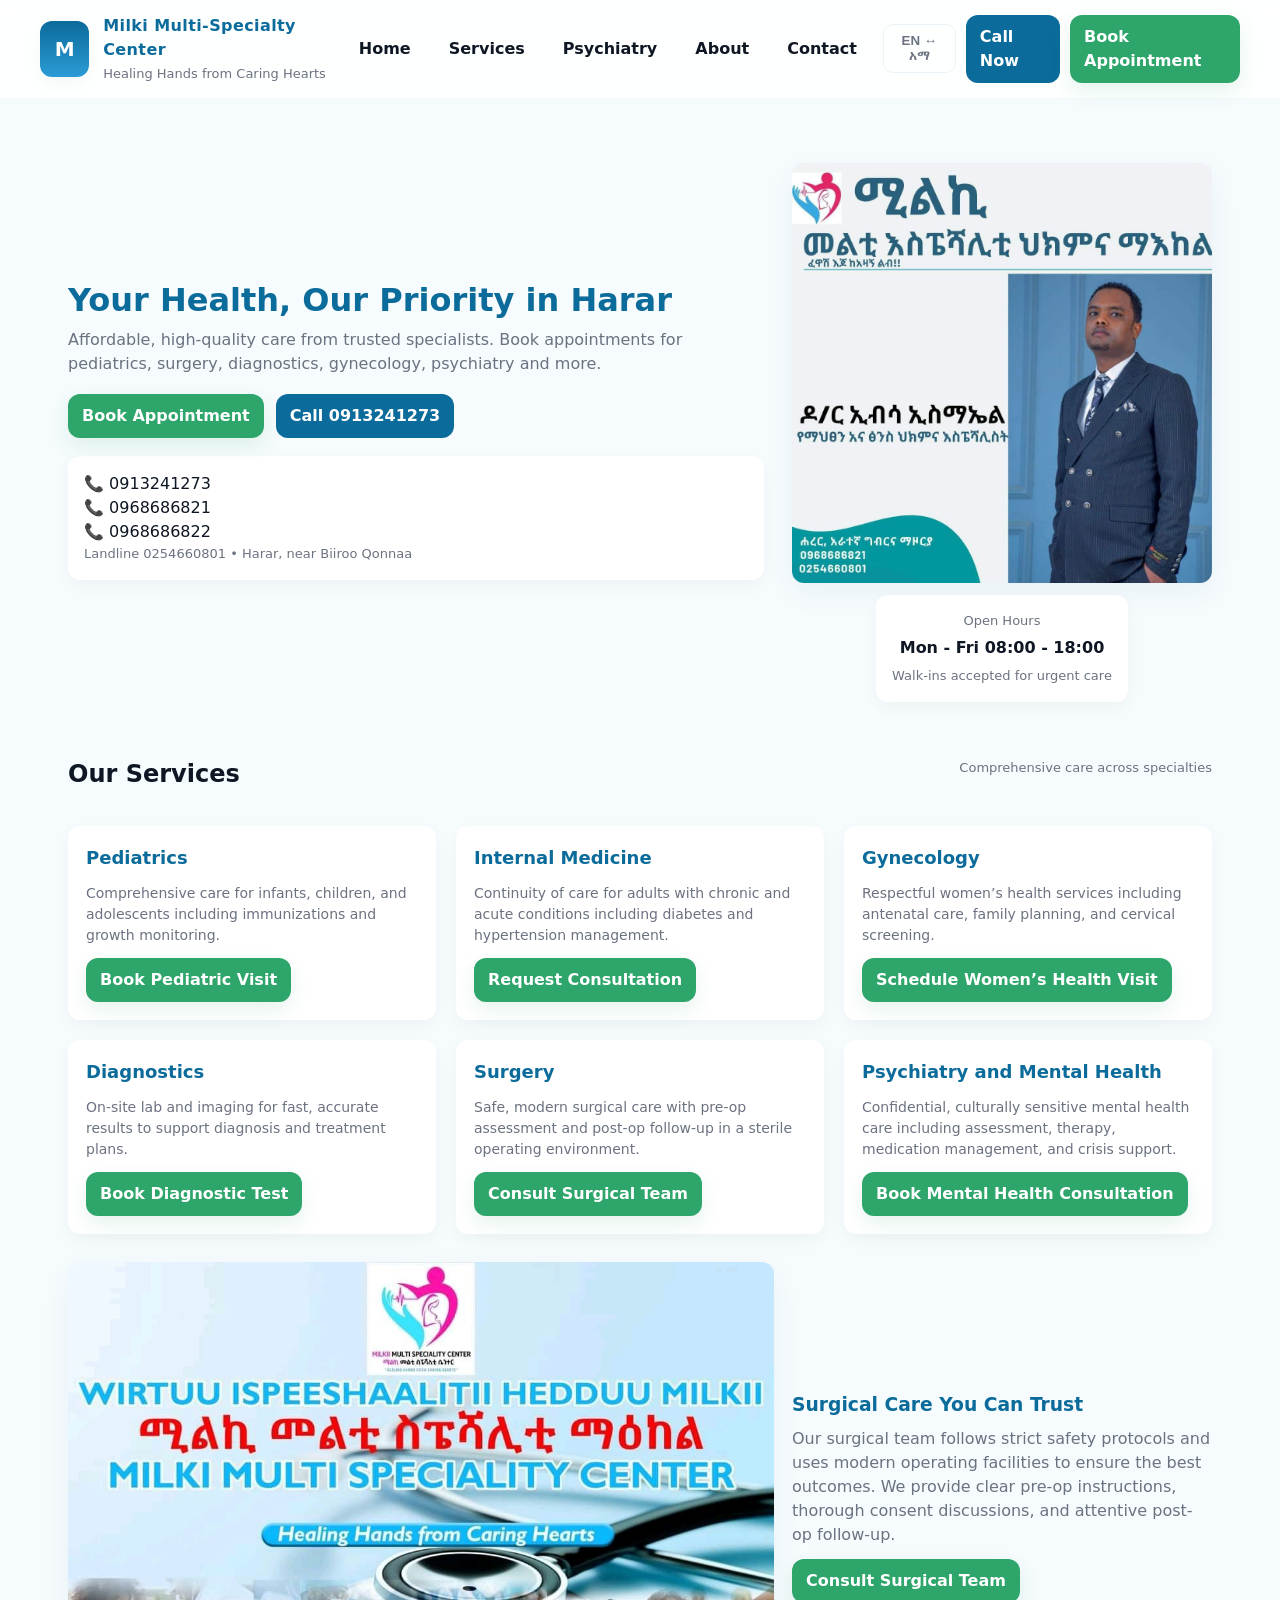
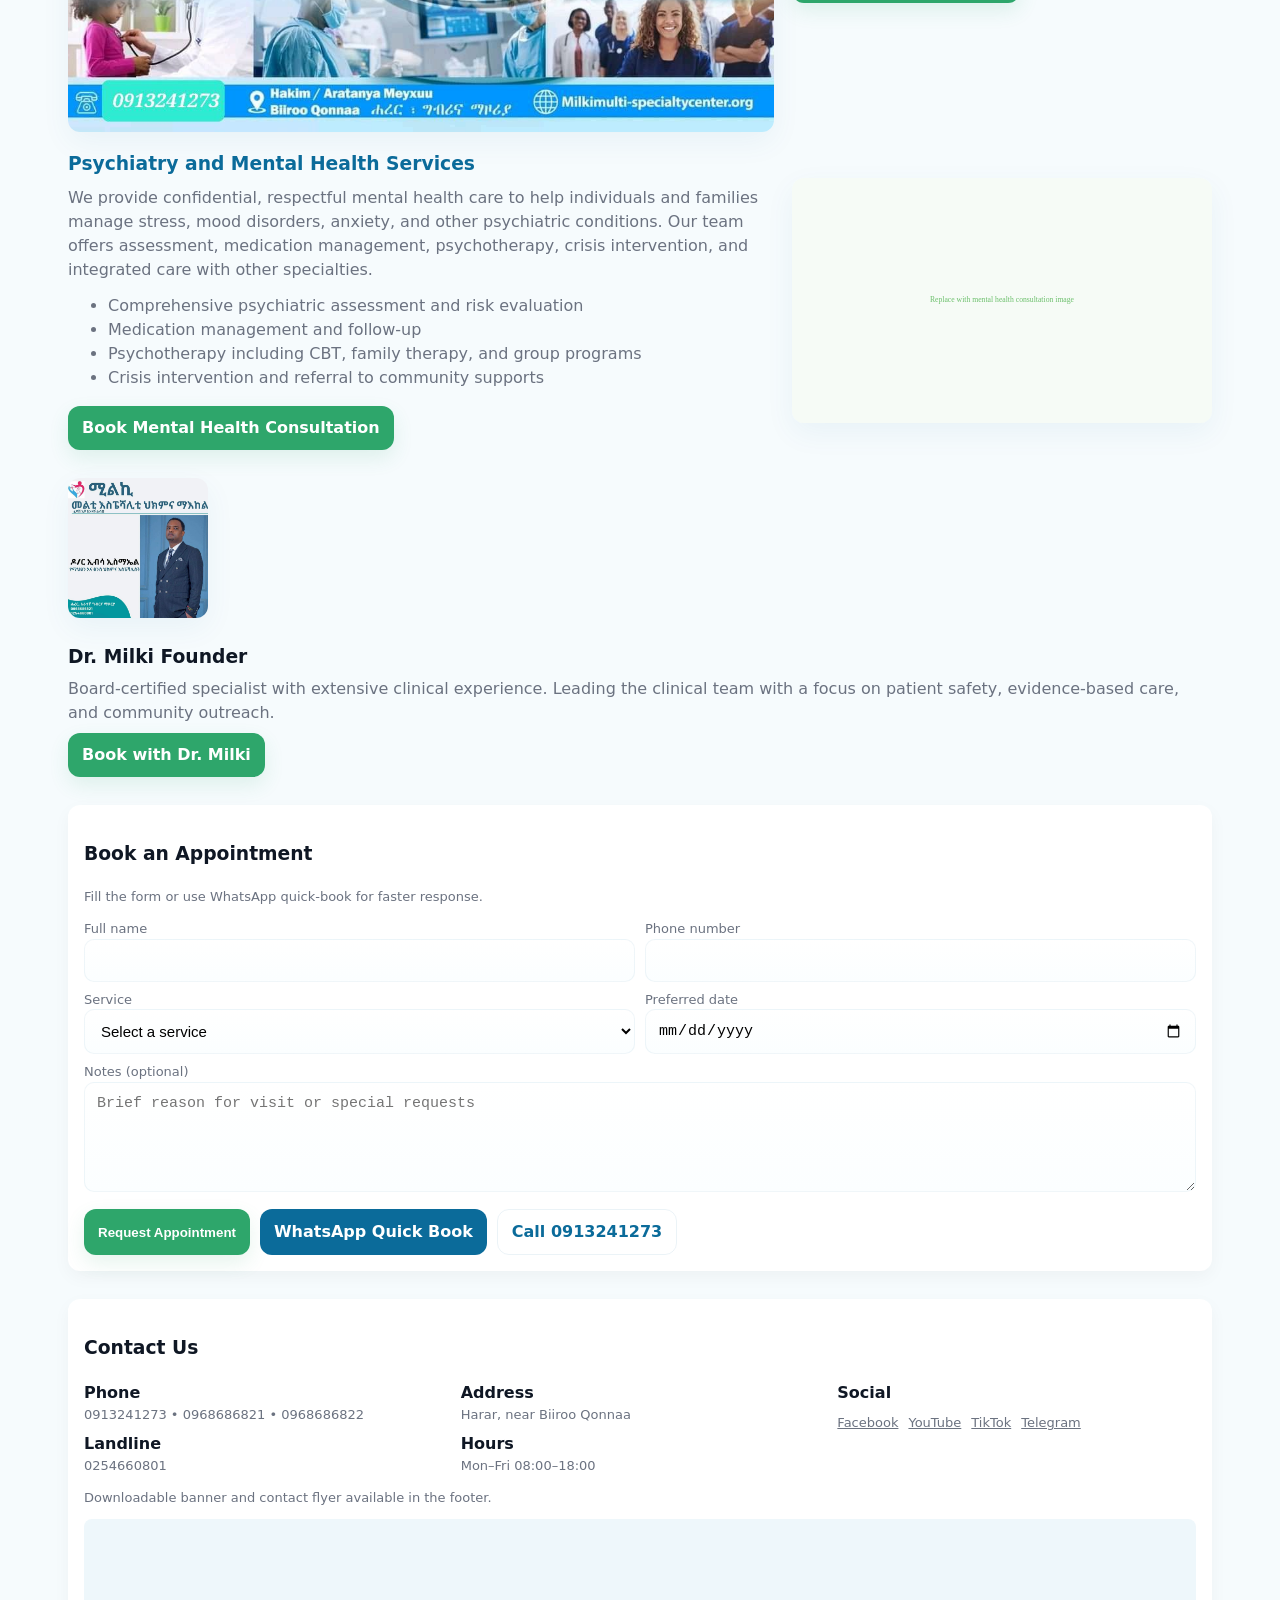
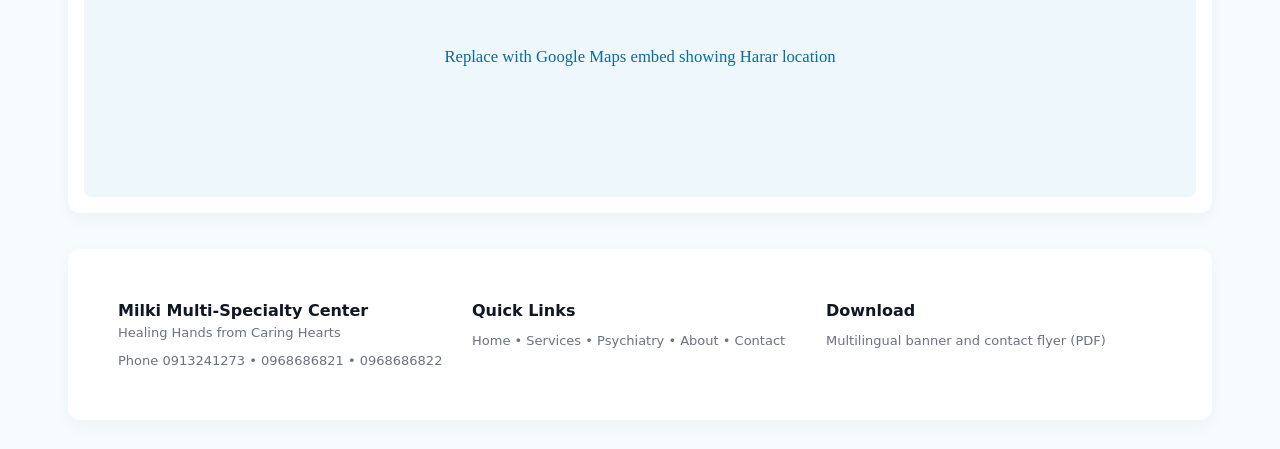
<file: .github/workflows/index.html>
<!doctype html>
<html lang="en">
<head>
  <meta charset="utf-8" />
  <meta name="viewport" content="width=device-width,initial-scale=1" />
  <title>Milki Multi-Specialty Center — Quality Healthcare in Harar</title>
  <meta name="description" content="Milki Multi-Specialty Center provides affordable, specialist-led care in Harar. Book appointments for pediatrics, surgery, diagnostics, gynecology, psychiatry and more." />
  <meta name="theme-color" content="#0b6b9a" />

  <!-- Link to external stylesheet -->
  <link rel="stylesheet" href="styles.css">
</head>
<body>

  <!-- Header -->
  <header>
    <div class="container nav">
      <div class="brand">
        <div class="logo" aria-hidden="true">M</div>
        <div>
          <h1 id="site-name">Milki Multi-Specialty Center</h1>
          <div class="tag small muted" id="site-tag">Healing Hands from Caring Hearts</div>
        </div>
      </div>

      <nav>
        <ul>
          <li><a href="#home">Home</a></li>
          <li><a href="#services">Services</a></li>
          <li><a href="#psychiatry">Psychiatry</a></li>
          <li><a href="#about">About</a></li>
          <li><a href="#contact">Contact</a></li>
        </ul>
      </nav>

      <div class="cta">
        <button class="lang-toggle" id="langToggle">EN ↔ አማ</button>
        <a class="btn btn-secondary" href="#contact">Call Now</a>
        <a class="btn btn-primary" href="#book">Book Appointment</a>
      </div>
    </div>
  </header>

  <!-- Hero -->
  <main id="home" class="container">
    <section class="hero" aria-labelledby="hero-heading">
      <div class="hero-left">
        <h2 id="hero-heading">Your Health, Our Priority in Harar</h2>
        <p id="hero-sub">Affordable, high-quality care from trusted specialists. Book appointments for pediatrics, surgery, diagnostics, gynecology, psychiatry and more.</p>

        <div class="hero-ctas">
          <a class="btn btn-primary" href="#book">Book Appointment</a>
          <a class="btn btn-secondary" href="tel:0913241273">Call 0913241273</a>
        </div>

        <div class="hero-card" style="margin-top:18px">
          <div class="quick-contact">
            <div class="phone">📞 0913241273</div>
            <div class="phone">📞 0968686821</div>
            <div class="phone">📞 0968686822</div>
            <div class="small muted">Landline 0254660801 • Harar, near Biiroo Qonnaa</div>
          </div>
        </div>
      </div>

      <aside class="hero-right" aria-hidden="false">
        <div class="portrait">
          <img id="heroPortrait" src="photo_2025-11-27_01-48-19.jpg" alt="Dr. Milki portrait smiling at Milki Multi-Specialty Center" />
        </div>

        <div class="hero-card center">
          <div class="small muted">Open Hours</div>
          <div style="font-weight:700;margin-top:6px">Mon - Fri 08:00 - 18:00</div>
          <div class="small muted" style="margin-top:6px">Walk-ins accepted for urgent care</div>
        </div>
      </aside>
    </section>

    <!-- Services Grid -->
    <section id="services" aria-labelledby="services-heading">
      <div style="display:flex;align-items:center;justify-content:space-between">
        <h2 id="services-heading" style="margin:18px 0 6px">Our Services</h2>
        <div class="small muted">Comprehensive care across specialties</div>
      </div>

      <div class="services" role="list">
        <article class="card" role="listitem" aria-labelledby="pediatrics-title">
          <h3 id="pediatrics-title">Pediatrics</h3>
          <p>Comprehensive care for infants, children, and adolescents including immunizations and growth monitoring.</p>
          <div class="card-cta"><a class="btn btn-primary" href="#book">Book Pediatric Visit</a></div>
        </article>

        <article class="card" role="listitem" aria-labelledby="internal-title">
          <h3 id="internal-title">Internal Medicine</h3>
          <p>Continuity of care for adults with chronic and acute conditions including diabetes and hypertension management.</p>
          <div class="card-cta"><a class="btn btn-primary" href="#book">Request Consultation</a></div>
        </article>

        <article class="card" role="listitem" aria-labelledby="gyn-title">
          <h3 id="gyn-title">Gynecology</h3>
          <p>Respectful women’s health services including antenatal care, family planning, and cervical screening.</p>
          <div class="card-cta"><a class="btn btn-primary" href="#book">Schedule Women’s Health Visit</a></div>
        </article>

        <article class="card" role="listitem" aria-labelledby="diag-title">
          <h3 id="diag-title">Diagnostics</h3>
          <p>On-site lab and imaging for fast, accurate results to support diagnosis and treatment plans.</p>
          <div class="card-cta"><a class="btn btn-primary" href="#book">Book Diagnostic Test</a></div>
        </article>

        <article class="card" role="listitem" aria-labelledby="surg-title">
          <h3 id="surg-title">Surgery</h3>
          <p>Safe, modern surgical care with pre-op assessment and post-op follow-up in a sterile operating environment.</p>
          <div class="card-cta"><a class="btn btn-primary" href="#book">Consult Surgical Team</a></div>
        </article>

        <article class="card" role="listitem" aria-labelledby="psych-title">
          <h3 id="psych-title">Psychiatry and Mental Health</h3>
          <p>Confidential, culturally sensitive mental health care including assessment, therapy, medication management, and crisis support.</p>
          <div class="card-cta"><a class="btn btn-primary" href="#psychiatry">Book Mental Health Consultation</a></div>
        </article>
      </div>
    </section>

    <!-- Surgery Spotlight -->
    <section class="spotlight" id="surgery" aria-labelledby="surgery-heading">
      <div>
        <img src="photo_2025-11-27_01-48-04.jpg" alt="Operating room team preparing for surgery at Milki Center" />
      </div>
      <div class="text">
        <h3 id="surgery-heading">Surgical Care You Can Trust</h3>
        <p>Our surgical team follows strict safety protocols and uses modern operating facilities to ensure the best outcomes. We provide clear pre-op instructions, thorough consent discussions, and attentive post-op follow-up.</p>
        <div style="margin-top:12px"><a class="btn btn-primary" href="#book">Consult Surgical Team</a></div>
      </div>
    </section>

    <!-- Psychiatry Spotlight -->
    <section class="spotlight" id="psychiatry" aria-labelledby="psychiatry-heading" style="margin-top:18px">
      <div class="text">
        <h3 id="psychiatry-heading">Psychiatry and Mental Health Services</h3>
        <p>We provide confidential, respectful mental health care to help individuals and families manage stress, mood disorders, anxiety, and other psychiatric conditions. Our team offers assessment, medication management, psychotherapy, crisis intervention, and integrated care with other specialties.</p>

        <ul style="margin-top:12px;color:var(--muted)">
          <li>Comprehensive psychiatric assessment and risk evaluation</li>
          <li>Medication management and follow-up</li>
          <li>Psychotherapy including CBT, family therapy, and group programs</li>
          <li>Crisis intervention and referral to community supports</li>
        </ul>

        <div style="margin-top:12px"><a class="btn btn-primary" href="#book">Book Mental Health Consultation</a></div>
      </div>

      <div>
        <img src="data:image/svg+xml;utf8,<svg xmlns='http://www.w3.org/2000/svg' width='1200' height='700'><rect width='100%' height='100%' fill='%23f6fbf6'/><text x='50%' y='50%' dominant-baseline='middle' text-anchor='middle' fill='%236bbf6b' font-size='22'>Replace with mental health consultation image</text></svg>" alt="Clinician speaking with patient during a mental health consultation" />
      </div>
    </section>

    <!-- Meet the Specialist -->
    <section class="meet" aria-labelledby="meet-heading">
      <div>
        <img id="meetPortrait" src="photo_2025-11-27_01-48-19.jpg" alt="Dr. Milki portrait" />
      </div>
      <div>
        <h3 id="meet-heading">Dr. Milki Founder</h3>
        <p class="muted">Board-certified specialist with extensive clinical experience. Leading the clinical team with a focus on patient safety, evidence-based care, and community outreach.</p>
        <div style="margin-top:8px"><a class="btn btn-primary" href="#book">Book with Dr. Milki</a></div>
      </div>
    </section>

    <!-- Booking Form -->
    <section id="book" style="margin-top:28px">
      <div class="hero-card">
        <h3>Book an Appointment</h3>
        <p class="small muted">Fill the form or use WhatsApp quick-book for faster response.</p>

        <form id="bookingForm" onsubmit="return handleBooking(event)" novalidate style="margin-top:12px">
          <div class="form-grid">
            <label>
              <div class="small">Full name</div>
              <input type="text" id="name" name="name" required />
            </label>
            <label>
              <div class="small">Phone number</div>
              <input type="tel" id="phone" name="phone" required />
            </label>
          </div>

          <div class="form-grid" style="margin-top:8px">
            <label>
              <div class="small">Service</div>
              <select id="service" name="service" required>
                <option value="">Select a service</option>
                <option>Pediatrics</option>
                <option>Internal Medicine</option>
                <option>Gynecology</option>
                <option>Diagnostics</option>
                <option>Surgery</option>
                <option>Psychiatry and Mental Health</option>
              </select>
            </label>
            <label>
              <div class="small">Preferred date</div>
              <input type="date" id="date" name="date" />
            </label>
          </div>

          <label style="margin-top:8px">
            <div class="small">Notes (optional)</div>
            <textarea id="notes" name="notes" placeholder="Brief reason for visit or special requests"></textarea>
          </label>

          <div class="form-actions">
            <button type="submit" class="btn btn-primary">Request Appointment</button>
            <a id="whatsappLink" class="btn btn-secondary" href="https://wa.me/251913241273?text=Hello%2C%20I%20would%20like%20to%20book%20an%20appointment." target="_blank" rel="noopener">WhatsApp Quick Book</a>
            <a class="btn btn-ghost" href="tel:0913241273">Call 0913241273</a>
          </div>

          <div id="bookingMessage" class="small muted" style="margin-top:10px;display:none"></div>
        </form>
      </div>
    </section>

    <!-- Contact -->
    <section id="contact" style="margin-top:28px">
      <div class="hero-card">
        <h3>Contact Us</h3>
        <div style="display:flex;gap:18px;flex-wrap:wrap;margin-top:12px">
          <div style="flex:1;min-width:220px">
            <strong>Phone</strong>
            <div class="small muted">0913241273 • 0968686821 • 0968686822</div>
            <div style="margin-top:8px"><strong>Landline</strong><div class="small muted">0254660801</div></div>
          </div>

          <div style="flex:1;min-width:220px">
            <strong>Address</strong>
            <div class="small muted">Harar, near Biiroo Qonnaa</div>
            <div style="margin-top:8px"><strong>Hours</strong><div class="small muted">Mon–Fri 08:00–18:00</div></div>
          </div>

          <div style="flex:1;min-width:220px">
            <strong>Social</strong>
            <div class="socials">
              <a class="small muted" href="#" aria-label="Facebook">Facebook</a>
              <a class="small muted" href="#" aria-label="YouTube">YouTube</a>
              <a class="small muted" href="#" aria-label="TikTok">TikTok</a>
              <a class="small muted" href="#" aria-label="Telegram">Telegram</a>
            </div>
          </div>
        </div>

        <div style="margin-top:12px" class="small muted">
          Downloadable banner and contact flyer available in the footer.
        </div>

        <div style="margin-top:12px;border-radius:8px;overflow:hidden">
          <img src="data:image/svg+xml;utf8,<svg xmlns='http://www.w3.org/2000/svg' width='1200' height='300'><rect width='100%' height='100%' fill='%23eef7fb'/><text x='50%' y='50%' dominant-baseline='middle' text-anchor='middle' fill='%230b6b9a' font-size='18'>Replace with Google Maps embed showing Harar location</text></svg>" alt="Map placeholder showing Milki Multi-Specialty Center location" style="width:100%;display:block" />
        </div>
      </div>
    </section>

    <!-- Footer -->
    <footer>
      <div class="container footer-grid">
        <div>
          <strong>Milki Multi-Specialty Center</strong>
          <div class="small muted">Healing Hands from Caring Hearts</div>
          <div style="margin-top:8px" class="small muted">Phone 0913241273 • 0968686821 • 0968686822</div>
        </div>

        <div>
          <strong>Quick Links</strong>
          <div class="small muted" style="margin-top:8px">
            Home • Services • Psychiatry • About • Contact
          </div>
        </div>

        <div>
          <strong>Download</strong>
          <div class="small muted" style="margin-top:8px">Multilingual banner and contact flyer (PDF)</div>
        </div>
      </div>
    </footer>
  </main>

  <!-- Minimal JS for booking form and WhatsApp template -->
  <script>
    function handleBooking(e){
      e.preventDefault();
      const name = document.getElementById('name').value.trim();
      const phone = document.getElementById('phone').value.trim();
      const service = document.getElementById('service').value;
      const date = document.getElementById('date').value;
      const notes = document.getElementById('notes').value.trim();

      if(!name || !phone || !service){
        showMessage('Please fill your name, phone and select a service.', true);
        return false;
      }

      const clinicNumber = '251913241273';
      const text = encodeURIComponent(
        `Hello, I would like to book an appointment at Milki Multi-Specialty Center.%0AName: ${name}%0AService: ${service}%0APreferred date: ${date || 'Any'}%0APhone: ${phone}%0ANotes: ${notes || 'None'}`
      );

      const waUrl = `https://wa.me/${clinicNumber}?text=${text}`;
      window.open(waUrl, '_blank');

      showMessage('We opened WhatsApp to send your booking request. If WhatsApp is not available, please call 0913241273.', false);
      return false;
    }

    function showMessage(msg, isError){
      const el = document.getElementById('bookingMessage');
      el.style.display = 'block';
      el.style.color = isError ? '#b91c1c' : '#0b6b9a';
      el.textContent = msg;
      setTimeout(()=>{ el.style.display='none'; }, 12000);
    }

    (function updateWhatsAppLink(){
      const clinicNumber = '251913241273';
      const text = encodeURIComponent('Hello, I would like to book an appointment at Milki Multi-Specialty Center. Name: [Your name] Service: [Service] Preferred date/time: [DD/MM/YYYY HH:MM] Phone: [Your phone number]');
      const link = document.getElementById('whatsappLink');
      if(link) link.href = `https://wa.me/${clinicNumber}?text=${text}`;
    })();
  </script>
</body>
</html>
</file>
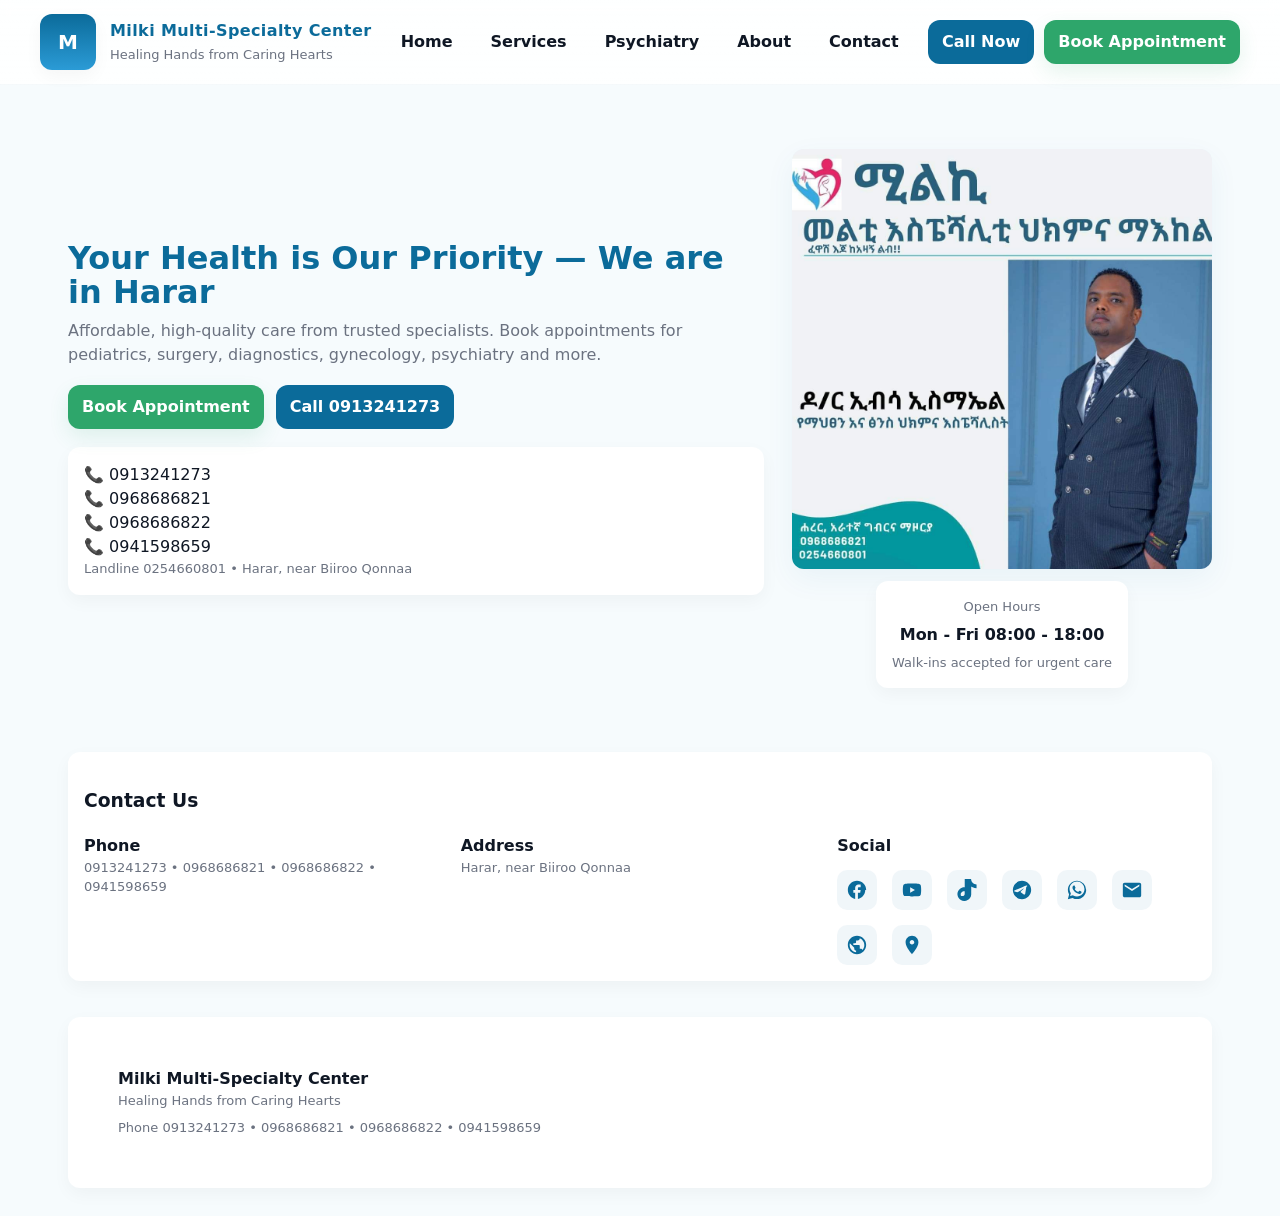
<file: inde.html>
<!doctype html>
<html lang="en">
<head>
  <meta charset="utf-8" />
  <meta name="viewport" content="width=device-width,initial-scale=1" />
  <title>Milki Multi-Specialty Center — Quality Healthcare in Harar</title>
  <meta name="description" content="Milki Multi-Specialty Center provides affordable, specialist-led care in Harar. Book appointments for pediatrics, surgery, diagnostics, gynecology, psychiatry and more." />
  <meta name="theme-color" content="#0b6b9a" />
  <link rel="stylesheet" href="style.css">
</head>
<body>
  <header>
    <div class="container nav">
      <div class="brand">
        <div class="logo" aria-hidden="true">M</div>
        <div>
          <h1>Milki Multi-Specialty Center</h1>
          <div class="tag small muted">Healing Hands from Caring Hearts</div>
        </div>
      </div>
      <nav>
        <ul>
          <li><a href="#home">Home</a></li>
          <li><a href="#services">Services</a></li>
          <li><a href="#psychiatry">Psychiatry</a></li>
          <li><a href="#about">About</a></li>
          <li><a href="#contact">Contact</a></li>
        </ul>
      </nav>
      <div class="cta">
        <a class="btn btn-secondary" href="#contact">Call Now</a>
        <a class="btn btn-primary" href="#book">Book Appointment</a>
      </div>
    </div>
  </header>

  <main id="home" class="container">
    <section class="hero">
      <div class="hero-left">
        <h2>Your Health is Our Priority — We are in Harar</h2>
        <p>Affordable, high-quality care from trusted specialists. Book appointments for pediatrics, surgery, diagnostics, gynecology, psychiatry and more.</p>
        <div class="hero-ctas">
          <a class="btn btn-primary" href="#book">Book Appointment</a>
          <a class="btn btn-secondary" href="tel:0913241273">Call 0913241273</a>
        </div>
        <div class="hero-card" style="margin-top:18px">
          <div class="quick-contact">
            <div class="phone">📞 0913241273</div>
            <div class="phone">📞 0968686821</div>
            <div class="phone">📞 0968686822</div>
            <div class="phone">📞 0941598659</div>
            <div class="small muted">Landline 0254660801 • Harar, near Biiroo Qonnaa</div>
          </div>
        </div>
      </div>
      <aside class="hero-right">
        <div class="portrait">
          <img src="photo_2025-11-27_01-48-19.jpg" alt="Dr. Milki portrait" />
        </div>
        <div class="hero-card center">
          <div class="small muted">Open Hours</div>
          <div style="font-weight:700;margin-top:6px">Mon - Fri 08:00 - 18:00</div>
          <div class="small muted" style="margin-top:6px">Walk-ins accepted for urgent care</div>
        </div>
      </aside>
    </section>

    <section id="contact" style="margin-top:28px">
      <div class="hero-card">
        <h3>Contact Us</h3>
        <div style="display:flex;gap:18px;flex-wrap:wrap;margin-top:12px">
          <div style="flex:1;min-width:220px">
            <strong>Phone</strong>
            <div class="small muted">0913241273 • 0968686821 • 0968686822 • 0941598659</div>
          </div>
          <div style="flex:1;min-width:220px">
            <strong>Address</strong>
            <div class="small muted">Harar, near Biiroo Qonnaa</div>
          </div>
          <div style="flex:1;min-width:220px">
            <strong>Social</strong>
            <div class="socials">
              <a class="social-icon" href="https://web.facebook.com/people/Milki-Multi-Specialty-center/100093374203081/?mibextid=ZbWKwL" aria-label="Facebook" target="_blank" rel="noopener">
                <svg viewBox="0 0 24 24"><path d="M22 12c0-5.52-4.48-10-10-10S2 6.48 2 12c0 4.84 3.44 8.87 8 9.8V15H8v-3h2V9.5C10 7.57 11.57 6 13.5 6H16v3h-2c-.55 0-1 .45-1 1V12h3l-.5 3H13v6.8c4.56-.93 8-4.96 8-9.8z" /></svg>
              </a>
              <a class="social-icon" href="https://youtu.be/bqws8jvNL5o" aria-label="YouTube" target="_blank" rel="noopener">
                <svg viewBox="0 0 24 24"><path d="M21.58 7.19c-.23-.86-.91-1.54-1.77-1.77C18.25 5 12 5 12 5s-6.25 0-7.81.42c-.86.23-1.54.91-1.77 1.77C2 8.75 2 12 2 12s0 3.25.42 4.81c.23.86.91 1.54 1.77 1.77C5.75 19 12 19 12 19s6.25 0 7.81-.42c.86-.23 1.54-.91 1.77-1.77.42-1.56.42-4.81.42-4.81s0-3.25-.42-4.81zM10 15V9l5.2 3L10 15z" /></svg>
              </a>
              <a class="social-icon" href="https://vm.tiktok.com/ZMjdB3PTW/" aria-label="TikTok" target="_blank" rel="noopener">
                <svg viewBox="0 0 24 24"><path d="M12.53.02C13.84 0 15.14.01 16.44 0c.08 1.53.63 3.09 1.75 4.17 1.12 1.11 2.7 1.62 4.24 1.79v4.03c-1.44-.05-2.89-.35-4.2-.97-.57-.26-1.1-.59-1.62-.93-.01 2.92.01 5.84-.02 8.75-.03 1.4-.54 2.79-1.35 3.94-1.31 1.92-3.58 3.17-5.91 3.21-1.43.08-2.86-.31-4.08-1.03-2.02-1.19-3.44-3.37-3.65-5.71-.02-.5-.03-1-.01-1.49.18-1.9 1.12-3.72 2.58-4.96 1.66-1.44 3.98-2.13 6.15-1.72.02 1.48-.04 2.96-.04 4.44-1.13-.31-2.34-.25-3.41.33-.71.38-1.27 1.03-1.51 1.8-.31.82-.28 1.73.08 2.51.26.6 2.37.52 3.12-.01.53-.38.86-1.01.91-1.64.07-2.32.02-4.64.05-6.96.01-3.41.01-6.82.01-10.23z" /></svg>
              </a>
              <a class="social-icon" href="https://t.me/Milkimultispecialitycenter" aria-label="Telegram" target="_blank" rel="noopener">
                <svg viewBox="0 0 24 24"><path d="M12 2C6.48 2 2 6.48 2 12s4.48 10 10 10 10-4.48 10-10S17.52 2 12 2zm4.64 6.8c-.15 1.58-.8 5.42-1.13 7.19-.14.75-.42 1-.68 1.03-.58.05-1.02-.38-1.58-.75-.88-.58-1.38-.94-2.23-1.5-.99-.65-.35-1.01.22-1.59.15-.15 2.71-2.48 2.76-2.69.01-.03.01-.14-.07-.2-.08-.06-.19-.04-.27-.02-.11.02-1.93 1.23-5.46 3.62-.51.35-.98.52-1.4.51-.46-.01-1.35-.26-2.01-.48-.81-.27-1.45-.41-1.39-.87.03-.24.36-.49.99-.74 3.88-1.69 6.47-2.8 7.77-3.35 3.69-1.55 4.45-1.82 4.95-1.83.11 0 .36.03.52.17.13.12.18.28.19.45z" /></svg>
              </a>
              <a class="social-icon" href="https://wa.me/251968686821" aria-label="WhatsApp" target="_blank" rel="noopener">
                <svg viewBox="0 0 24 24"><path d="M12.031 2c-5.506 0-9.989 4.478-9.99 9.984a9.96 9.96 0 001.333 4.993L2 22l5.135-1.347a9.946 9.946 0 004.887 1.277h.005c5.505 0 9.989-4.478 9.99-9.984a9.945 9.945 0 00-2.928-7.062 9.932 9.932 0 00-7.058-2.922zM12.03 19.126h-.004a8.139 8.139 0 01-4.148-1.133l-.297-.176-3.086.81.823-3.007-.192-.306a8.142 8.142 0 01-1.247-4.329c0-4.484 3.65-8.128 8.135-8.128a8.107 8.107 0 015.753 2.382 8.114 8.114 0 012.38 5.754c-.001 4.485-3.651 8.126-8.137 8.126zM16.5 13.661c-.244-.122-1.446-.714-1.67-.795-.224-.082-.387-.122-.55.122-.163.245-.632.795-.774.958-.142.163-.285.184-.529.061-.244-.122-1.03-.38-1.961-1.211-.723-.645-1.213-1.442-1.355-1.687-.142-.245-.015-.377.108-.498.11-.11.244-.285.366-.428.122-.143.163-.245.244-.408.082-.163.041-.306-.021-.428-.061-.122-.55-1.326-.754-1.815-.198-.48-.4-.415-.55-.422-.143-.007-.306-.008-.469-.008a.903.903 0 00-.652.306c-.224.245-.856.837-.856 2.04 0 1.203.876 2.366.998 2.53.122.163 1.724 2.633 4.175 3.688.583.25 1.038.4 1.393.513.585.186 1.118.159 1.539.098.469-.069 1.446-.591 1.649-1.163.204-.571.204-1.061.142-1.163-.062-.102-.224-.163-.468-.285z" /></svg>
              </a>
              <a class="social-icon" href="mailto:milkispeciality@gmail.com" aria-label="Email" target="_blank" rel="noopener">
                <svg viewBox="0 0 24 24"><path d="M20 4H4c-1.1 0-1.99.9-1.99 2L2 18c0 1.1.9 2 2 2h16c1.1 0 2-.9 2-2V6c0-1.1-.9-2-2-2zm0 4l-8 5-8-5V6l8 5 8-5v2z" /></svg>
              </a>
              <a class="social-icon" href="https://milkispecialitycenter.netlify.app/#book" aria-label="Website" target="_blank" rel="noopener">
                <svg viewBox="0 0 24 24"><path d="M12 2C6.48 2 2 6.48 2 12s4.48 10 10 10 10-4.48 10-10S17.52 2 12 2zm-1 17.93c-3.95-.49-7-3.85-7-7.93 0-.62.08-1.21.21-1.79L9 15v1c0 1.1.9 2 2 2v1.93zm6.9-2.54c-.26-.81-1-1.39-1.9-1.39h-1v-3c0-.55-.45-1-1-1H8v-2h2c.55 0 1-.45 1-1V7h2c1.1 0 2-.9 2-2v-.41c2.93 1.19 5 4.06 5 7.41 0 2.08-.8 3.97-2.1 5.39z" /></svg>
              </a>
              <a class="social-icon" href="https://sites.google.com/milkimulti-specialtycenter.org/milkimulti-specialtycenter?usp=sharing" aria-label="Map" target="_blank" rel="noopener">
                <svg viewBox="0 0 24 24"><path d="M12 2C8.13 2 5 5.13 5 9c0 5.25 7 13 7 13s7-7.75 7-13c0-3.87-3.13-7-7-7zm0 9.5c-1.38 0-2.5-1.12-2.5-2.5s1.12-2.5 2.5-2.5 2.5 1.12 2.5 2.5-1.12 2.5-2.5 2.5z" /></svg>
              </a>
            </div>
          </div>
        </div>
      </div>
    </section>

    <footer>
      <div class="container footer-grid">
        <div>
          <strong>Milki Multi-Specialty Center</strong>
          <div class="small muted">Healing Hands from Caring Hearts</div>
          <div style="margin-top:8px" class="small muted">Phone 0913241273 • 0968686821 • 0968686822 • 0941598659</div>
        </div>
      </div>
    </footer>
  </main>
</body>
</html>
</file>
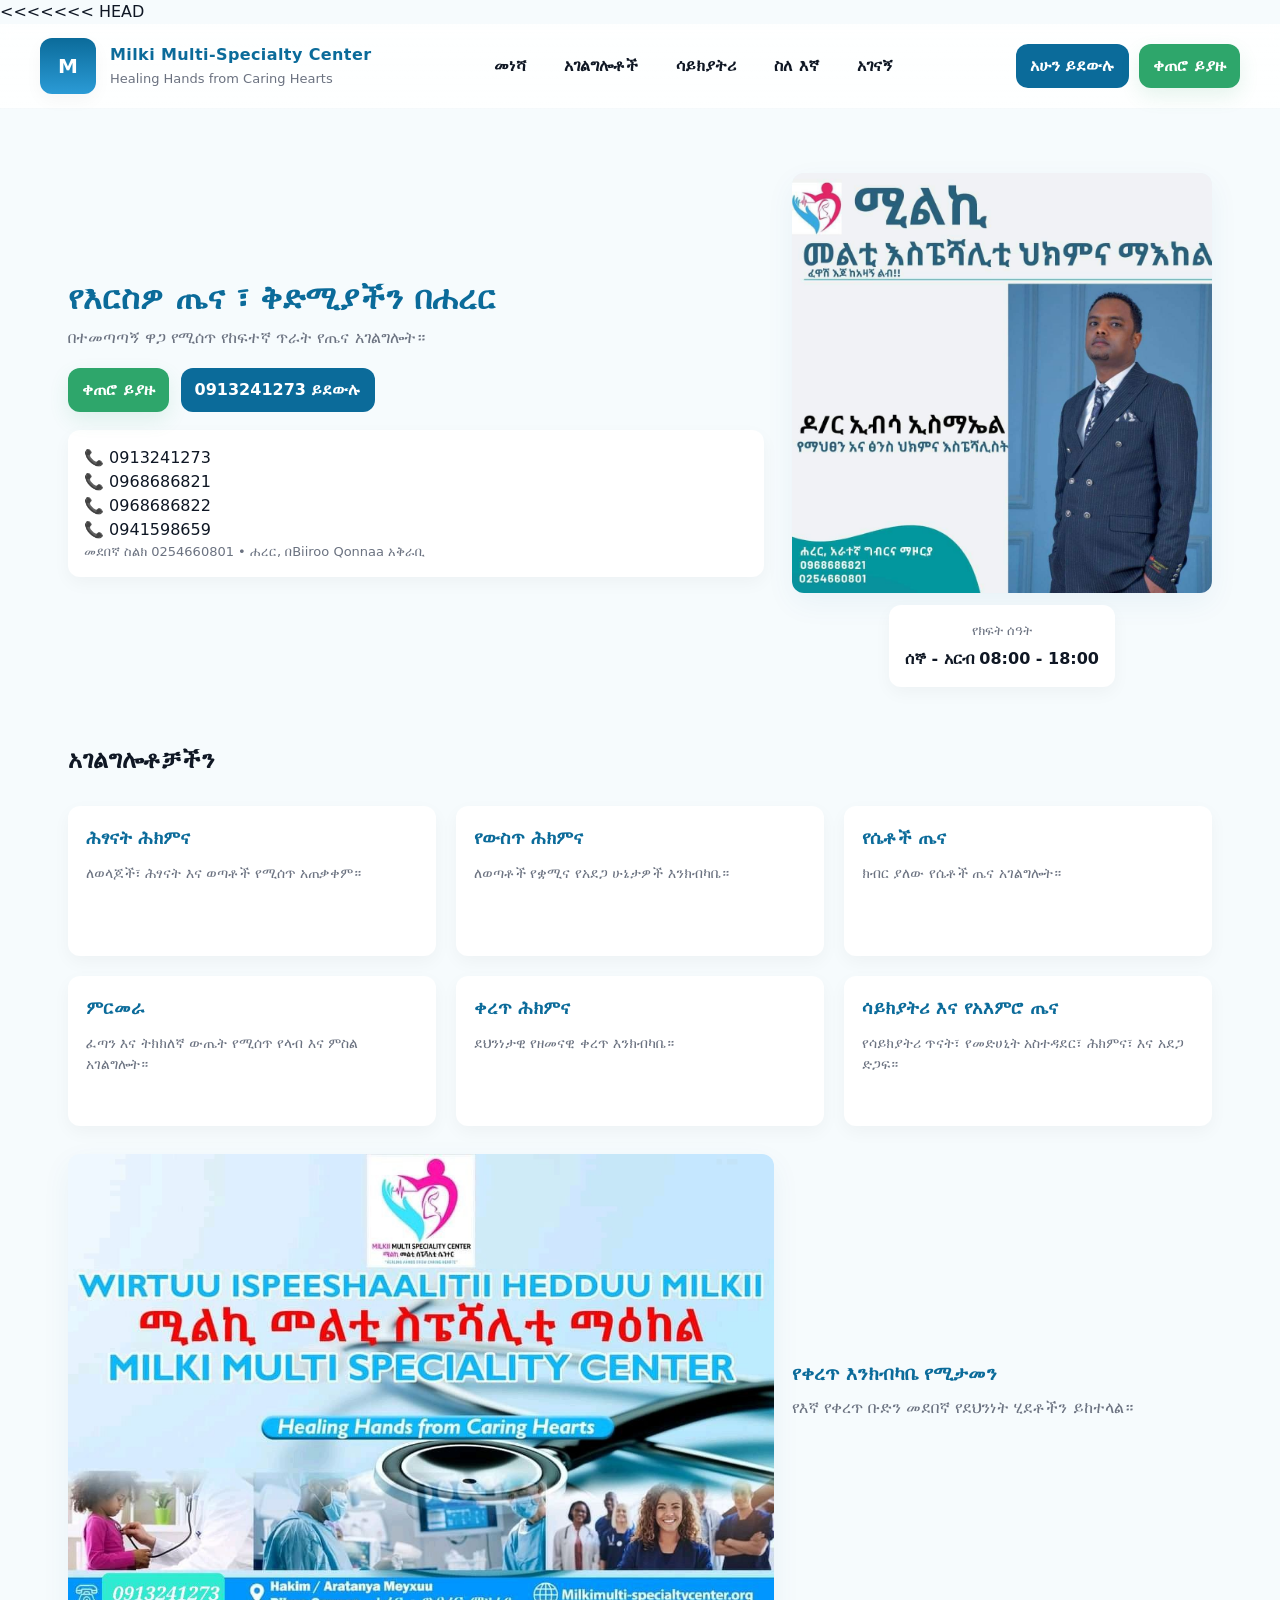
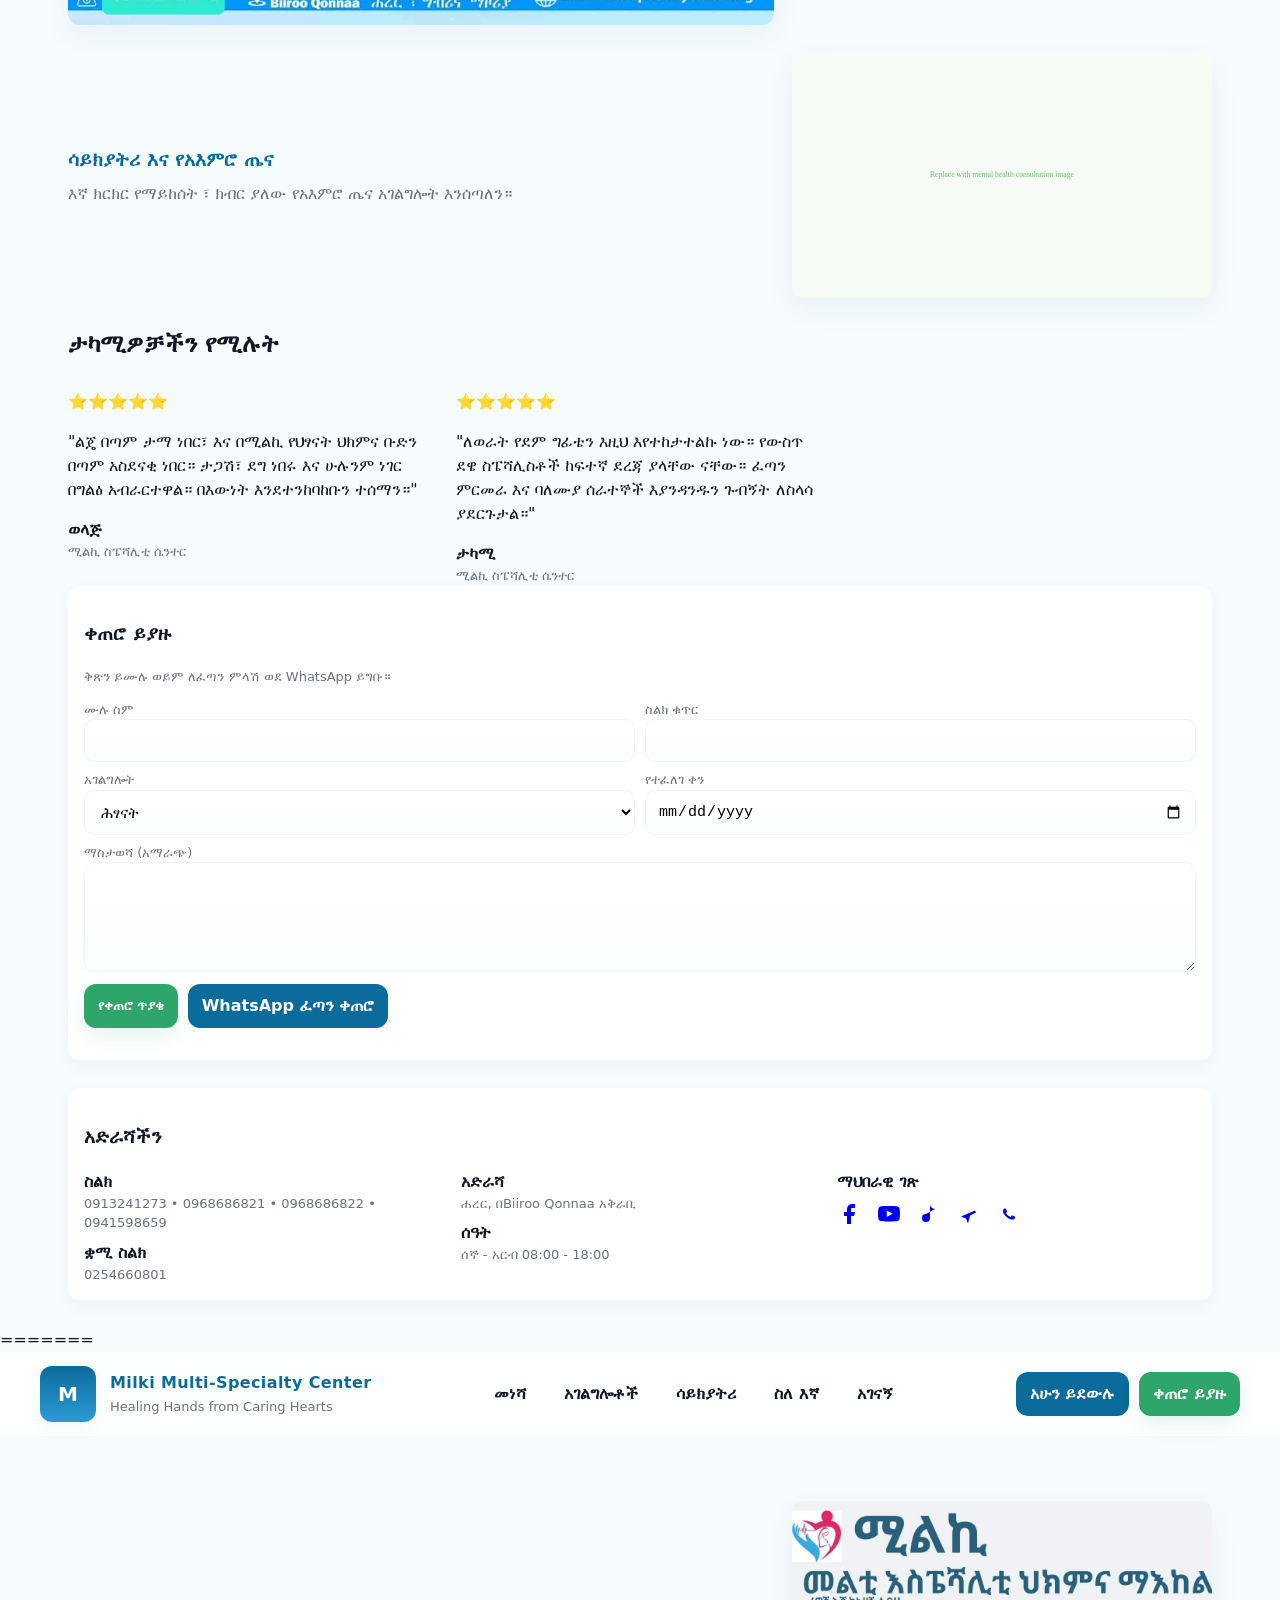
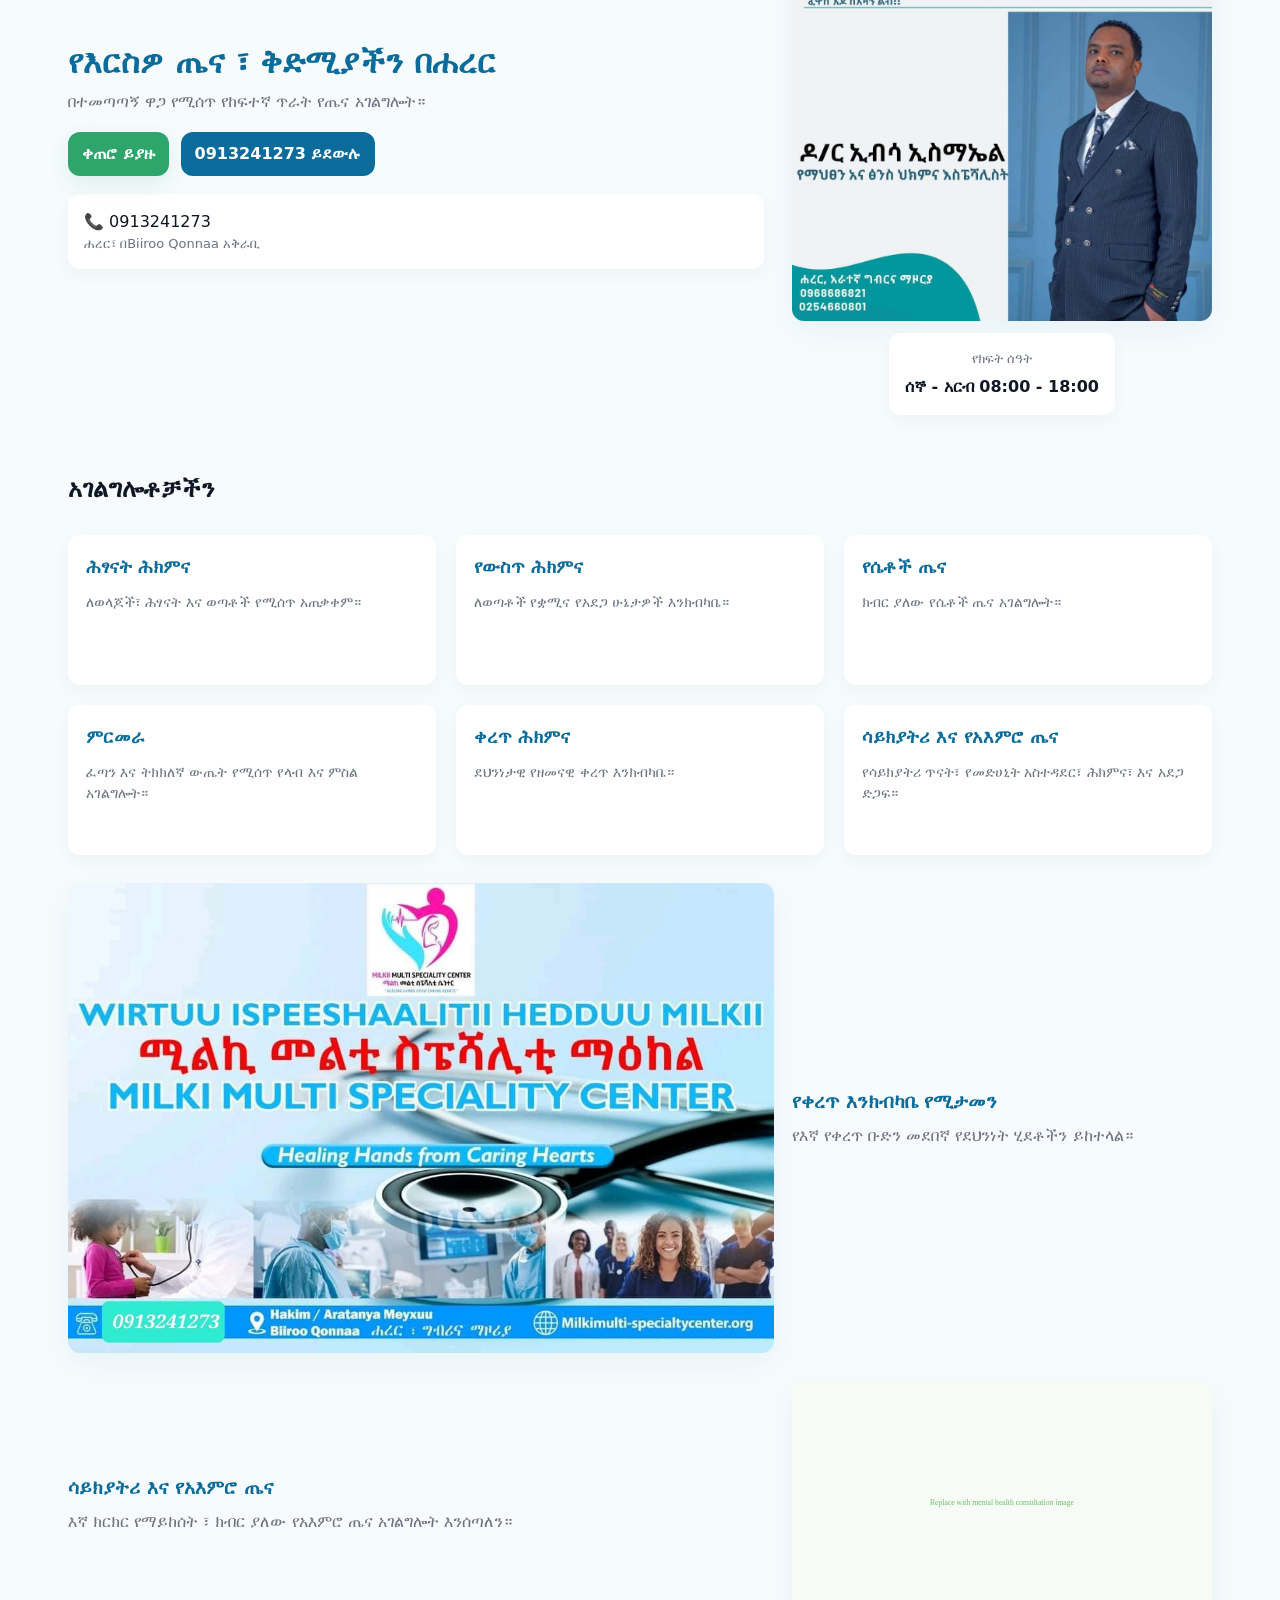
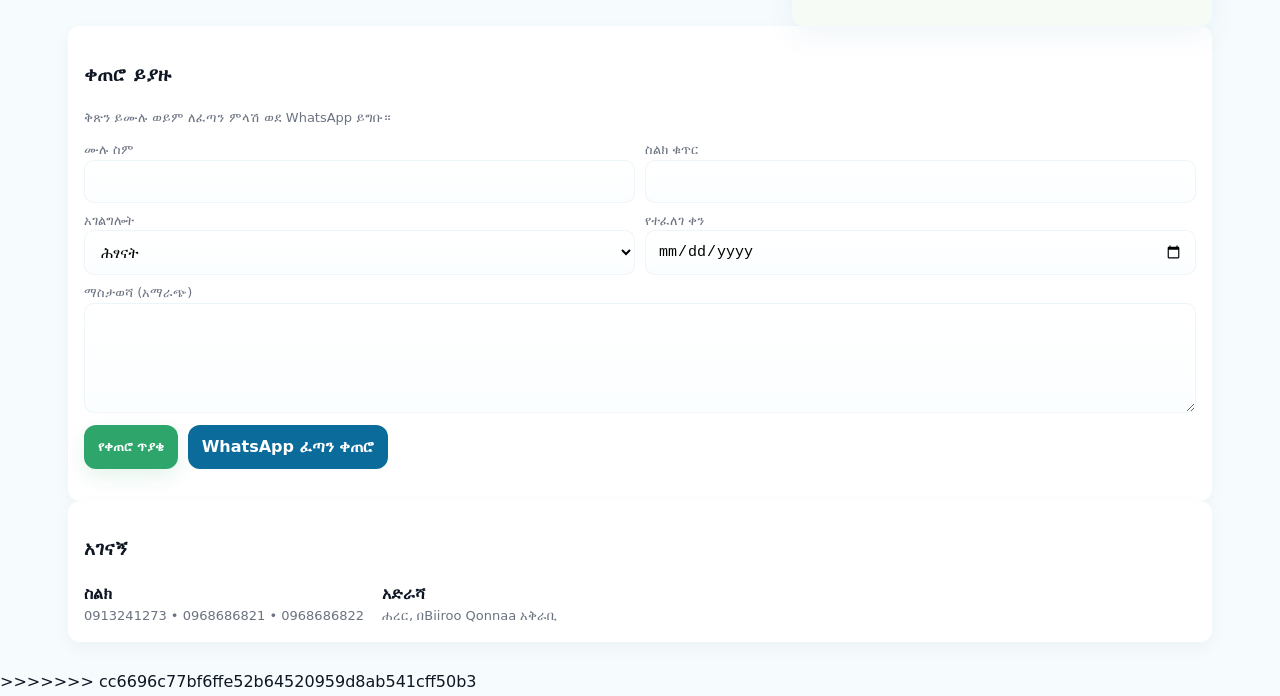
<file: index-am.html>
<<<<<<< HEAD
<!doctype html>
<html lang="am">

<head>
  <meta charset="utf-8" />
  <meta name="viewport" content="width=device-width,initial-scale=1" />
  <title>Milki Multi-Specialty Center — የጤና አገልግሎት በሐረር</title>
  <meta name="description" content="Milki Multi-Specialty Center በሐረር የሚገኝ በተመጣጣኝ ዋጋ የሚሰጥ የሕክምና አገልግሎት ነው።" />
  <meta name="theme-color" content="#0b6b9a" />
  <link rel="stylesheet" href="styles.css">
</head>

<body>
  <header>
    <div class="container nav">
      <div class="brand">
        <div class="logo">M</div>
        <div>
          <h1>Milki Multi-Specialty Center</h1>
          <div class="tag small muted">Healing Hands from Caring Hearts</div>
        </div>
      </div>
      <nav>
        <ul>
          <li><a href="#home">መነሻ</a></li>
          <li><a href="#services">አገልግሎቶች</a></li>
          <li><a href="#psychiatry">ሳይክያትሪ</a></li>
          <li><a href="#about">ስለ እኛ</a></li>
          <li><a href="#contact">አገናኝ</a></li>
        </ul>
      </nav>
      <div class="cta">
        <a class="btn btn-secondary" href="#contact">አሁን ይደውሉ</a>
        <a class="btn btn-primary" href="#book">ቀጠሮ ይያዙ</a>
      </div>
    </div>
  </header>

  <main class="container" id="home">
    <section class="hero">
      <div class="hero-left">
        <h2>የእርስዎ ጤና ፣ ቅድሚያችን በሐረር</h2>
        <p>በተመጣጣኝ ዋጋ የሚሰጥ የከፍተኛ ጥራት የጤና አገልግሎት።</p>
        <div class="hero-ctas">
          <a class="btn btn-primary" href="#book">ቀጠሮ ይያዙ</a>
          <a class="btn btn-secondary" href="tel:0913241273">0913241273 ይደውሉ</a>
        </div>
        <div class="hero-card" style="margin-top:18px">
          <div class="quick-contact">
            <div class="phone">📞 0913241273</div>
            <div class="phone">📞 0968686821</div>
            <div class="phone">📞 0968686822</div>
            <div class="phone">📞 0941598659</div>
            <div class="small muted">መደበኛ ስልክ 0254660801 • ሐረር, በBiiroo Qonnaa አቅራቢ</div>
          </div>
        </div>
      </div>

      <aside class="hero-right">
        <div class="portrait">
          <img src="photo_2025-11-27_01-48-19.jpg" alt="Dr. Milki portrait" />
        </div>
        <div class="hero-card center">
          <div class="small muted">የክፍት ሰዓት</div>
          <div style="font-weight:700;margin-top:6px">ሰኞ - አርብ 08:00 - 18:00</div>
        </div>
      </aside>
    </section>

    <section id="services">
      <h2>አገልግሎቶቻችን</h2>
      <div class="services">
        <article class="card">
          <h3>ሕፃናት ሕክምና</h3>
          <p>ለወላጆች፣ ሕፃናት እና ወጣቶች የሚሰጥ አጠቃቀም።</p>
        </article>
        <article class="card">
          <h3>የውስጥ ሕክምና</h3>
          <p>ለወጣቶች የቋሚና የአደጋ ሁኔታዎች እንክብካቤ።</p>
        </article>
        <article class="card">
          <h3>የሴቶች ጤና</h3>
          <p>ክብር ያለው የሴቶች ጤና አገልግሎት።</p>
        </article>
        <article class="card">
          <h3>ምርመራ</h3>
          <p>ፈጣን እና ትክክለኛ ውጤት የሚሰጥ የላብ እና ምስል አገልግሎት።</p>
        </article>
        <article class="card">
          <h3>ቀረጥ ሕክምና</h3>
          <p>ደህንነታዊ የዘመናዊ ቀረጥ እንክብካቤ።</p>
        </article>
        <article class="card">
          <h3>ሳይክያትሪ እና የአእምሮ ጤና</h3>
          <p>የሳይክያትሪ ጥናት፣ የመድሀኒት አስተዳደር፣ ሕክምና፣ እና አደጋ ድጋፍ።</p>
        </article>
      </div>
    </section>

    <section class="spotlight">
      <div><img src="photo_2025-11-27_01-48-04.jpg" alt="Operating room" /></div>
      <div class="text">
        <h3>የቀረጥ እንክብካቤ የሚታመን</h3>
        <p>የእኛ የቀረጥ ቡድን መደበኛ የደህንነት ሂደቶችን ይከተላል።</p>
      </div>
    </section>

    <section class="spotlight">
      <div class="text">
        <h3>ሳይክያትሪ እና የአእምሮ ጤና</h3>
        <p>እኛ ክርክር የማይከሰት ፣ ክብር ያለው የአእምሮ ጤና አገልግሎት እንሰጣለን።</p>
      </div>
      <div><img
          src="data:image/svg+xml;utf8,<svg xmlns='http://www.w3.org/2000/svg' width='1200' height='700'><rect width='100%' height='100%' fill='%23f6fbf6'/><text x='50%' y='50%' dominant-baseline='middle' text-anchor='middle' fill='%236bbf6b' font-size='22'>Replace with mental health consultation image</text></svg>"
          alt="Mental health consultation" /></div>
    </section>

    <section id="testimonials" style="margin-top:28px">
      <h2>ታካሚዎቻችን የሚሉት</h2>
      <div class="services">
        <article class="testimonial-card">
          <div class="stars">⭐⭐⭐⭐⭐</div>
          <p>"ልጄ በጣም ታማ ነበር፣ እና በሚልኪ የህፃናት ህክምና ቡድን በጣም አስደናቂ ነበር። ታጋሽ፣ ደግ ነበሩ እና ሁሉንም ነገር በግልፅ አብራርተዋል። በእውነት
            እንደተንከባከቡን ተሰማን።"</p>
          <div class="author">
            <strong>ወላጅ</strong>
            <div class="small muted">ሚልኪ ስፔሻሊቲ ሴንተር</div>
          </div>
        </article>
        <article class="testimonial-card">
          <div class="stars">⭐⭐⭐⭐⭐</div>
          <p>"ለወራት የደም ግፊቴን እዚህ እየተከታተልኩ ነው። የውስጥ ደዌ ስፔሻሊስቶች ከፍተኛ ደረጃ ያላቸው ናቸው። ፈጣን ምርመራ እና ባለሙያ ሰራተኞች እያንዳንዱን ጉብኝት ለስላሳ
            ያደርጉታል።"</p>
          <div class="author">
            <strong>ታካሚ</strong>
            <div class="small muted">ሚልኪ ስፔሻሊቲ ሴንተር</div>
          </div>
        </article>
      </div>
    </section>

    <section id="book">
      <div class="hero-card">
        <h3>ቀጠሮ ይያዙ</h3>
        <p class="small muted">ቅጽን ይሙሉ ወይም ለፈጣን ምላሽ ወደ WhatsApp ይግቡ።</p>
        <form id="bookingForm" onsubmit="return false;">
          <div class="form-grid">
            <label>
              <div class="small">ሙሉ ስም</div><input type="text" required>
            </label>
            <label>
              <div class="small">ስልክ ቁጥር</div><input type="tel" required>
            </label>
          </div>
          <div class="form-grid" style="margin-top:8px">
            <label>
              <div class="small">አገልግሎት</div>
              <select required>
                <option>ሕፃናት</option>
                <option>የውስጥ ሕክምና</option>
                <option>የሴቶች ጤና</option>
                <option>ምርመራ</option>
                <option>ቀረጥ</option>
                <option>ሳይክያትሪ</option>
              </select>
            </label>
            <label>
              <div class="small">የተፈለገ ቀን</div><input type="date">
            </label>
          </div>
          <label style="margin-top:8px">
            <div class="small">ማስታወሻ (አማራጭ)</div><textarea></textarea>
          </label>
          <div class="form-actions" style="margin-top:12px">
            <button class="btn btn-primary">የቀጠሮ ጥያቄ</button>
            <a class="btn btn-secondary" href="https://wa.me/251913241273?text=ሰላም%2C%20ቀጠሮ%20እፈልጋለሁ"
              target="_blank">WhatsApp ፈጣን ቀጠሮ</a>
          </div>
        </form>
      </div>
    </section>

    <section id="contact" style="margin-top:28px">
      <div class="hero-card">
        <h3>አድራሻችን</h3>
        <div style="display:flex;gap:18px;flex-wrap:wrap;margin-top:12px">
          <div style="flex:1;min-width:220px">
            <strong>ስልክ</strong>
            <div class="small muted">0913241273 • 0968686821 • 0968686822 • 0941598659</div>
            <div style="margin-top:8px"><strong>ቋሚ ስልክ</strong>
              <div class="small muted">0254660801</div>
            </div>
          </div>
          <div style="flex:1;min-width:220px">
            <strong>አድራሻ</strong>
            <div class="small muted">ሐረር, በBiiroo Qonnaa አቅራቢ</div>
            <div style="margin-top:8px"><strong>ሰዓት</strong>
              <div class="small muted">ሰኞ - አርብ 08:00 - 18:00</div>
            </div>
          </div>
          <div style="flex:1;min-width:220px">
            <strong>ማህበራዊ ገጽ</strong>
            <div class="socials" style="display:flex; gap:16px; margin-top:8px;">
              <a href="https://web.facebook.com/people/Milki-Multi-Specialty-center/100093374203081/?mibextid=ZbWKwL"
                target="_blank" class="social-icon" aria-label="Facebook">
                <svg width="24" height="24" viewBox="0 0 24 24" fill="currentColor">
                  <path d="M18 2h-3a5 5 0 0 0-5 5v3H7v4h3v8h4v-8h3l1-4h-4V7a1 1 0 0 1 1-1h3z"></path>
                </svg>
              </a>
              <a href="https://youtu.be/bqws8jvNL5o" target="_blank" class="social-icon" aria-label="YouTube">
                <svg width="24" height="24" viewBox="0 0 24 24" fill="currentColor">
                  <path
                    d="M22.54 6.42a2.78 2.78 0 0 0-1.94-2C18.88 4 12 4 12 4s-6.88 0-8.6.46a2.78 2.78 0 0 0-1.94 2A29 29 0 0 0 1 11.75a29 29 0 0 0 .46 5.33A2.78 2.78 0 0 0 3.4 19c1.72.46 8.6.46 8.6.46s6.88 0 8.6-.46a2.78 2.78 0 0 0 1.94-2 29 29 0 0 0 .46-5.25 29 29 0 0 0-.46-5.33zM9.75 15.02V8.48L15.55 11.75z">
                  </path>
                </svg>
              </a>
              <a href="https://vm.tiktok.com/ZMjdB3PTW/" target="_blank" class="social-icon" aria-label="TikTok">
                <svg width="24" height="24" viewBox="0 0 24 24" fill="currentColor">
                  <path d="M9 12a4 4 0 1 0 4 4V2a5 5 0 0 0 5 5"></path>
                </svg>
              </a>
              <a href="https://t.me/Milkimultispecialitycenter" target="_blank" class="social-icon"
                aria-label="Telegram">
                <svg width="24" height="24" viewBox="0 0 24 24" fill="currentColor">
                  <path d="M21 11.5l-2-2m-1-1l-14 6 5 2 2 5 2-8 6-3z"></path>
                </svg>
              </a>
              <a href="https://wa.me/251968686821" target="_blank" class="social-icon" aria-label="WhatsApp">
                <svg width="24" height="24" viewBox="0 0 24 24" fill="currentColor">
                  <path
                    d="M17.472 14.382c-.297-.149-1.758-.867-2.03-.967-.273-.099-.471-.148-.67.15-.197.297-.767.966-.94 1.164-.173.199-.347.223-.644.075-.297-.15-1.255-.463-2.39-1.475-.883-.788-1.48-1.761-1.653-2.059-.173-.297-.018-.458.13-.606.134-.133.298-.347.446-.52.149-.174.198-.298.298-.497.099-.198.05-.371-.025-.52-.075-.149-.669-1.612-.916-2.207-.242-.579-.487-.5-.669-.51-.173-.008-.371-.01-.57-.01-.198 0-.52.074-.792.372-.272.297-1.04 1.016-1.04 2.479 0 1.462 1.065 2.875 1.213 3.074.149.198 2.096 3.2 5.077 4.487.709.306 1.262.489 1.694.625.712.227 1.36.195 1.871.118.571-.085 1.758-.719 2.006-1.413.248-.694.248-1.289.173-1.413-.074-.124-.272-.198-.57-.347z">
                  </path>
                </svg>
              </a>
            </div>
          </div>
        </div>
      </div>
    </section>
  </main>
</body>

</html>
=======
<!doctype html>
<html lang="am">
<head>
  <meta charset="utf-8" />
  <meta name="viewport" content="width=device-width,initial-scale=1" />
  <title>Milki Multi-Specialty Center — የጤና አገልግሎት በሐረር</title>
  <meta name="description" content="Milki Multi-Specialty Center በሐረር የሚገኝ በተመጣጣኝ ዋጋ የሚሰጥ የሕክምና አገልግሎት ነው።" />
  <meta name="theme-color" content="#0b6b9a" />
  <link rel="stylesheet" href="styles.css">
</head>
<body>
  <header>
    <div class="container nav">
      <div class="brand">
        <div class="logo">M</div>
        <div>
          <h1>Milki Multi-Specialty Center</h1>
          <div class="tag small muted">Healing Hands from Caring Hearts</div>
        </div>
      </div>
      <nav>
        <ul>
          <li><a href="#home">መነሻ</a></li>
          <li><a href="#services">አገልግሎቶች</a></li>
          <li><a href="#psychiatry">ሳይክያትሪ</a></li>
          <li><a href="#about">ስለ እኛ</a></li>
          <li><a href="#contact">አገናኝ</a></li>
        </ul>
      </nav>
      <div class="cta">
        <a class="btn btn-secondary" href="#contact">አሁን ይደውሉ</a>
        <a class="btn btn-primary" href="#book">ቀጠሮ ይያዙ</a>
      </div>
    </div>
  </header>

  <main class="container" id="home">
    <section class="hero">
      <div class="hero-left">
        <h2>የእርስዎ ጤና ፣ ቅድሚያችን በሐረር</h2>
        <p>በተመጣጣኝ ዋጋ የሚሰጥ የከፍተኛ ጥራት የጤና አገልግሎት።</p>
        <div class="hero-ctas">
          <a class="btn btn-primary" href="#book">ቀጠሮ ይያዙ</a>
          <a class="btn btn-secondary" href="tel:0913241273">0913241273 ይደውሉ</a>
        </div>
        <div class="hero-card" style="margin-top:18px">
          <div class="quick-contact">
            <div class="phone">📞 0913241273</div>
            <div class="small muted">ሐረር፣ በBiiroo Qonnaa አቅራቢ</div>
          </div>
        </div>
      </div>

      <aside class="hero-right">
        <div class="portrait">
          <img src="photo_2025-11-27_01-48-19.jpg" alt="Dr. Milki portrait" />
        </div>
        <div class="hero-card center">
          <div class="small muted">የክፍት ሰዓት</div>
          <div style="font-weight:700;margin-top:6px">ሰኞ - አርብ 08:00 - 18:00</div>
        </div>
      </aside>
    </section>

    <section id="services">
      <h2>አገልግሎቶቻችን</h2>
      <div class="services">
        <article class="card">
          <h3>ሕፃናት ሕክምና</h3>
          <p>ለወላጆች፣ ሕፃናት እና ወጣቶች የሚሰጥ አጠቃቀም።</p>
        </article>
        <article class="card">
          <h3>የውስጥ ሕክምና</h3>
          <p>ለወጣቶች የቋሚና የአደጋ ሁኔታዎች እንክብካቤ።</p>
        </article>
        <article class="card">
          <h3>የሴቶች ጤና</h3>
          <p>ክብር ያለው የሴቶች ጤና አገልግሎት።</p>
        </article>
        <article class="card">
          <h3>ምርመራ</h3>
          <p>ፈጣን እና ትክክለኛ ውጤት የሚሰጥ የላብ እና ምስል አገልግሎት።</p>
        </article>
        <article class="card">
          <h3>ቀረጥ ሕክምና</h3>
          <p>ደህንነታዊ የዘመናዊ ቀረጥ እንክብካቤ።</p>
        </article>
        <article class="card">
          <h3>ሳይክያትሪ እና የአእምሮ ጤና</h3>
          <p>የሳይክያትሪ ጥናት፣ የመድሀኒት አስተዳደር፣ ሕክምና፣ እና አደጋ ድጋፍ።</p>
        </article>
      </div>
    </section>

    <section class="spotlight">
      <div><img src="photo_2025-11-27_01-48-04.jpg" alt="Operating room" /></div>
      <div class="text">
        <h3>የቀረጥ እንክብካቤ የሚታመን</h3>
        <p>የእኛ የቀረጥ ቡድን መደበኛ የደህንነት ሂደቶችን ይከተላል።</p>
      </div>
    </section>

    <section class="spotlight">
      <div class="text">
        <h3>ሳይክያትሪ እና የአእምሮ ጤና</h3>
        <p>እኛ ክርክር የማይከሰት ፣ ክብር ያለው የአእምሮ ጤና አገልግሎት እንሰጣለን።</p>
      </div>
      <div><img src="data:image/svg+xml;utf8,<svg xmlns='http://www.w3.org/2000/svg' width='1200' height='700'><rect width='100%' height='100%' fill='%23f6fbf6'/><text x='50%' y='50%' dominant-baseline='middle' text-anchor='middle' fill='%236bbf6b' font-size='22'>Replace with mental health consultation image</text></svg>" alt="Mental health consultation" /></div>
    </section>

    <section id="book">
      <div class="hero-card">
        <h3>ቀጠሮ ይያዙ</h3>
        <p class="small muted">ቅጽን ይሙሉ ወይም ለፈጣን ምላሽ ወደ WhatsApp ይግቡ።</p>
        <form id="bookingForm" onsubmit="return false;">
          <div class="form-grid">
            <label><div class="small">ሙሉ ስም</div><input type="text" required></label>
            <label><div class="small">ስልክ ቁጥር</div><input type="tel" required></label>
          </div>
          <div class="form-grid" style="margin-top:8px">
            <label><div class="small">አገልግሎት</div>
              <select required>
                <option>ሕፃናት</option>
                <option>የውስጥ ሕክምና</option>
                <option>የሴቶች ጤና</option>
                <option>ምርመራ</option>
                <option>ቀረጥ</option>
                <option>ሳይክያትሪ</option>
              </select>
            </label>
            <label><div class="small">የተፈለገ ቀን</div><input type="date"></label>
          </div>
          <label style="margin-top:8px"><div class="small">ማስታወሻ (አማራጭ)</div><textarea></textarea></label>
          <div class="form-actions" style="margin-top:12px">
            <button class="btn btn-primary">የቀጠሮ ጥያቄ</button>
            <a class="btn btn-secondary" href="https://wa.me/251913241273?text=ሰላም%2C%20ቀጠሮ%20እፈልጋለሁ" target="_blank">WhatsApp ፈጣን ቀጠሮ</a>
          </div>
        </form>
      </div>
    </section>

    <section id="contact">
      <div class="hero-card">
        <h3>አገናኝ</h3>
        <div style="display:flex;gap:18px;flex-wrap:wrap">
          <div><strong>ስልክ</strong><div class="small muted">0913241273 • 0968686821 • 0968686822</div></div>
          <div><strong>አድራሻ</strong><div class="small muted">ሐረር, በBiiroo Qonnaa አቅራቢ</div></div>
        </div>
      </div>
    </section>
  </main>
</body>
</html>
>>>>>>> cc6696c77bf6ffe52b64520959d8ab541cff50b3
</file>
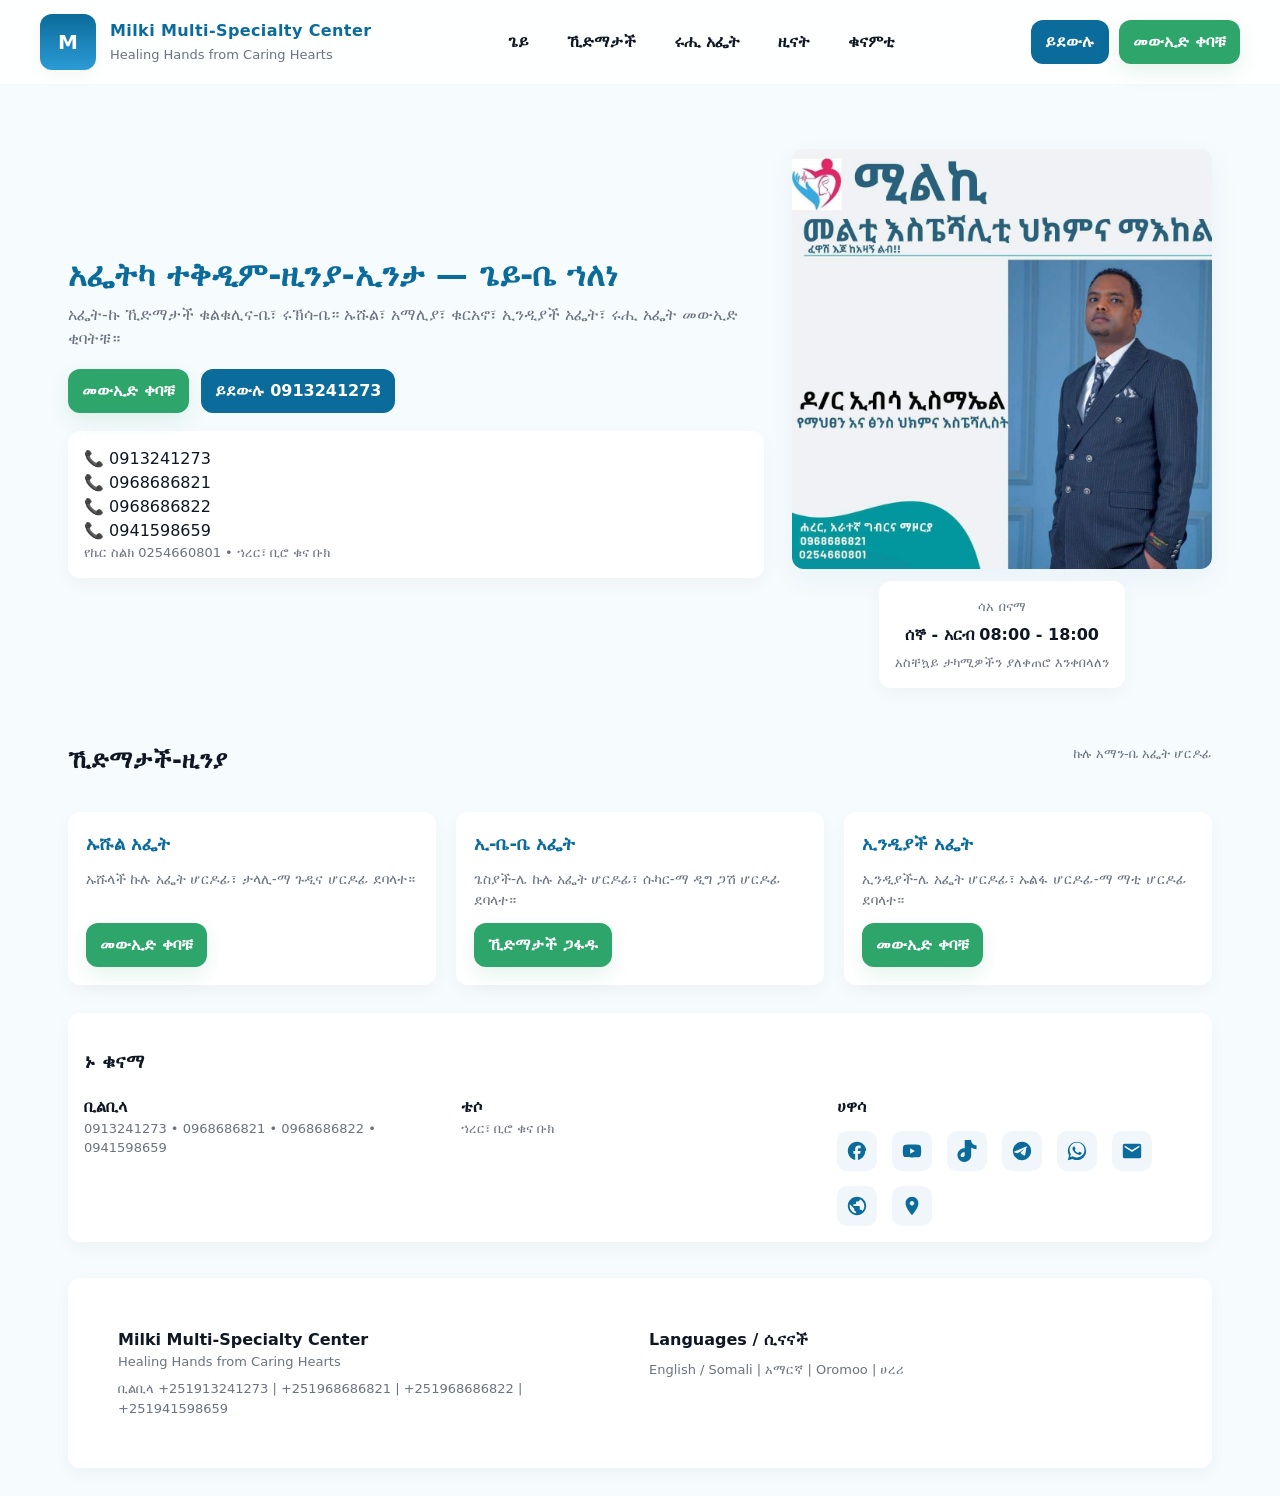
<file: index-ha.html>
<!doctype html>
<html lang="ha">

<head>
  <meta charset="utf-8" />
  <meta name="viewport" content="width=device-width,initial-scale=1" />
  <title>Milki Multi-Specialty Center — ኺድማታች አፌት ጌይ-ቤ</title>
  <meta name="description" content="Milki Multi-Specialty Center ኺድማታች አፌት ቁልቁሊና ኦልአና ጌይ ኬሰቲ ኬኑ።" />
  <meta name="theme-color" content="#0b6b9a" />
  <link rel="stylesheet" href="style.css">
</head>

<body>
  <header>
    <div class="container nav">
      <div class="brand">
        <div class="logo" aria-hidden="true">M</div>
        <div>
          <h1>Milki Multi-Specialty Center</h1>
          <div class="tag small muted">Healing Hands from Caring Hearts</div>
        </div>
      </div>
      <nav>
        <ul>
          <li><a href="#home">ጌይ</a></li>
          <li><a href="#services">ኺድማታች</a></li>
          <li><a href="#psychiatry">ሩሒ አፌት</a></li>
          <li><a href="#about">ዚናት</a></li>
          <li><a href="#contact">ቁናምቲ</a></li>
        </ul>
      </nav>
      <div class="cta">
        <a class="btn btn-secondary" href="#contact">ይደውሉ</a>
        <a class="btn btn-primary" href="#book">መውኢድ ቀባቹ</a>
      </div>
    </div>
  </header>

  <main id="home" class="container">
    <section class="hero">
      <div class="hero-left">
        <h2>አፌትካ ተቅዲም-ዚንያ-ኢንታ — ጌይ-ቤ ኀለነ</h2>
        <p>አፌት-ኩ ኺድማታች ቁልቁሊና-ቤ፣ ሩኽሳ-ቤ። ኡሹል፣ አማሊያ፣ ቁርአኖ፣ ኢንዲያች አፌት፣ ሩሒ አፌት መውኢድ ቂባትቹ።</p>
        <div class="hero-ctas">
          <a class="btn btn-primary" href="#book">መውኢድ ቀባቹ</a>
          <a class="btn btn-secondary" href="tel:0913241273">ይደውሉ 0913241273</a>
        </div>
        <div class="hero-card" style="margin-top:18px">
          <div class="quick-contact">
            <div class="phone">📞 0913241273</div>
            <div class="phone">📞 0968686821</div>
            <div class="phone">📞 0968686822</div>
            <div class="phone">📞 0941598659</div>
            <div class="small muted">የኬር ስልክ 0254660801 • ኀረር፣ ቢሮ ቁና ቡክ</div>
          </div>
        </div>
      </div>
      <aside class="hero-right">
        <div class="portrait">
          <img src="photo_2025-11-27_01-48-19.jpg" alt="ዶ/ር ሚልኪ" />
        </div>
        <div class="hero-card center">
          <div class="small muted">ሳአ በናማ</div>
          <div style="font-weight:700;margin-top:6px">ሰኞ - አርብ 08:00 - 18:00</div>
          <div class="small muted" style="margin-top:6px">አስቸኳይ ታካሚዎችን ያለቀጠሮ እንቀበላለን</div>
        </div>
      </aside>
    </section>

    <section id="services">
      <div style="display:flex;align-items:center;justify-content:space-between">
        <h2 style="margin:18px 0 6px">ኺድማታች-ዚንያ</h2>
        <div class="small muted">ኩሉ አማን-ቤ አፌት ሆርዶፊ</div>
      </div>

      <div class="services">
        <article class="card">
          <h3>ኡሹል አፌት</h3>
          <p>ኡሹላች ኩሉ አፌት ሆርዶፊ፣ ታላሊ-ማ ጉዲና ሆርዶፊ ደባላተ።</p>
          <div class="card-cta"><a class="btn btn-primary" href="#book">መውኢድ ቀባቹ</a></div>
        </article>
        <article class="card">
          <h3>ኢ-ቤ-ቤ አፌት</h3>
          <p>ጌስያች-ሌ ኩሉ አፌት ሆርዶፊ፣ ሱካር-ማ ዲግ ጋሽ ሆርዶፊ ደባላተ።</p>
          <div class="card-cta"><a class="btn btn-primary" href="#book">ኺድማታች ጋፋዱ</a></div>
        </article>
        <article class="card">
          <h3>ኢንዲያች አፌት</h3>
          <p>ኢንዲያች-ሌ አፌት ሆርዶፊ፣ ኡልፋ ሆርዶፊ-ማ ማቲ ሆርዶፊ ደባላተ።</p>
          <div class="card-cta"><a class="btn btn-primary" href="#book">መውኢድ ቀባቹ</a></div>
        </article>
      </div>
    </section>

    <section id="contact" style="margin-top:28px">
      <div class="hero-card">
        <h3>ኑ ቁናማ</h3>
        <div style="display:flex;gap:18px;flex-wrap:wrap;margin-top:12px">
          <div style="flex:1;min-width:220px">
            <strong>ቢልቢላ</strong>
            <div class="small muted">0913241273 • 0968686821 • 0968686822 • 0941598659</div>
          </div>
          <div style="flex:1;min-width:220px">
            <strong>ቴሶ</strong>
            <div class="small muted">ኀረር፣ ቢሮ ቁና ቡክ</div>
          </div>
          <div style="flex:1;min-width:220px">
            <strong>ሀዋሳ</strong>
            <div class="socials">
              <a class="social-icon"
                href="https://web.facebook.com/people/Milki-Multi-Specialty-center/100093374203081/?mibextid=ZbWKwL"
                aria-label="Facebook" target="_blank" rel="noopener">
                <svg viewBox="0 0 24 24">
                  <path
                    d="M22 12c0-5.52-4.48-10-10-10S2 6.48 2 12c0 4.84 3.44 8.87 8 9.8V15H8v-3h2V9.5C10 7.57 11.57 6 13.5 6H16v3h-2c-.55 0-1 .45-1 1V12h3l-.5 3H13v6.8c4.56-.93 8-4.96 8-9.8z" />
                </svg>
              </a>
              <a class="social-icon" href="https://youtu.be/bqws8jvNL5o" aria-label="YouTube" target="_blank"
                rel="noopener">
                <svg viewBox="0 0 24 24">
                  <path
                    d="M21.58 7.19c-.23-.86-.91-1.54-1.77-1.77C18.25 5 12 5 12 5s-6.25 0-7.81.42c-.86.23-1.54.91-1.77 1.77C2 8.75 2 12 2 12s0 3.25.42 4.81c.23.86.91 1.54 1.77 1.77C5.75 19 12 19 12 19s6.25 0 7.81-.42c.86-.23 1.54-.91 1.77-1.77.42-1.56.42-4.81.42-4.81s0-3.25-.42-4.81zM10 15V9l5.2 3L10 15z" />
                </svg>
              </a>
              <a class="social-icon" href="https://vm.tiktok.com/ZMjdB3PTW/" aria-label="TikTok" target="_blank"
                rel="noopener">
                <svg viewBox="0 0 24 24">
                  <path
                    d="M12.53.02C13.84 0 15.14.01 16.44 0c.08 1.53.63 3.09 1.75 4.17 1.12 1.11 2.7 1.62 4.24 1.79v4.03c-1.44-.05-2.89-.35-4.2-.97-.57-.26-1.1-.59-1.62-.93-.01 2.92.01 5.84-.02 8.75-.03 1.4-.54 2.79-1.35 3.94-1.31 1.92-3.58 3.17-5.91 3.21-1.43.08-2.86-.31-4.08-1.03-2.02-1.19-3.44-3.37-3.65-5.71-.02-.5-.03-1-.01-1.49.18-1.9 1.12-3.72 2.58-4.96 1.66-1.44 3.98-2.13 6.15-1.72.02 1.48-.04 2.96-.04 4.44-1.13-.31-2.34-.25-3.41.33-.71.38-1.27 1.03-1.51 1.8-.31.82-.28 1.73.08 2.51.26.6 2.37.52 3.12-.01.53-.38.86-1.01.91-1.64.07-2.32.02-4.64.05-6.96.01-3.41.01-6.82.01-10.23z" />
                </svg>
              </a>
              <a class="social-icon" href="https://t.me/Milkimultispecialitycenter" aria-label="Telegram"
                target="_blank" rel="noopener">
                <svg viewBox="0 0 24 24">
                  <path
                    d="M12 2C6.48 2 2 6.48 2 12s4.48 10 10 10 10-4.48 10-10S17.52 2 12 2zm4.64 6.8c-.15 1.58-.8 5.42-1.13 7.19-.14.75-.42 1-.68 1.03-.58.05-1.02-.38-1.58-.75-.88-.58-1.38-.94-2.23-1.5-.99-.65-.35-1.01.22-1.59.15-.15 2.71-2.48 2.76-2.69.01-.03.01-.14-.07-.2-.08-.06-.19-.04-.27-.02-.11.02-1.93 1.23-5.46 3.62-.51.35-.98.52-1.4.51-.46-.01-1.35-.26-2.01-.48-.81-.27-1.45-.41-1.39-.87.03-.24.36-.49.99-.74 3.88-1.69 6.47-2.8 7.77-3.35 3.69-1.55 4.45-1.82 4.95-1.83.11 0 .36.03.52.17.13.12.18.28.19.45z" />
                </svg>
              </a>
              <a class="social-icon" href="https://wa.me/251968686821" aria-label="WhatsApp" target="_blank"
                rel="noopener">
                <svg viewBox="0 0 24 24">
                  <path
                    d="M12.031 2c-5.506 0-9.989 4.478-9.99 9.984a9.96 9.96 0 001.333 4.993L2 22l5.135-1.347a9.946 9.946 0 004.887 1.277h.005c5.505 0 9.989-4.478 9.99-9.984a9.945 9.945 0 00-2.928-7.062 9.932 9.932 0 00-7.058-2.922zM12.03 19.126h-.004a8.139 8.139 0 01-4.148-1.133l-.297-.176-3.086.81.823-3.007-.192-.306a8.142 8.142 0 01-1.247-4.329c0-4.484 3.65-8.128 8.135-8.128a8.107 8.107 0 015.753 2.382 8.114 8.114 0 012.38 5.754c-.001 4.485-3.651 8.126-8.137 8.126zM16.5 13.661c-.244-.122-1.446-.714-1.67-.795-.224-.082-.387-.122-.55.122-.163.245-.632.795-.774.958-.142.163-.285.184-.529.061-.244-.122-1.03-.38-1.961-1.211-.723-.645-1.213-1.442-1.355-1.687-.142-.245-.015-.377.108-.498.11-.11.244-.285.366-.428.122-.143.163-.245.244-.408.082-.163.041-.306-.021-.428-.061-.122-.55-1.326-.754-1.815-.198-.48-.4-.415-.55-.422-.143-.007-.306-.008-.469-.008a.903.903 0 00-.652.306c-.224.245-.856.837-.856 2.04 0 1.203.876 2.366.998 2.53.122.163 1.724 2.633 4.175 3.688.583.25 1.038.4 1.393.513.585.186 1.118.159 1.539.098.469-.069 1.446-.591 1.649-1.163.204-.571.204-1.061.142-1.163-.062-.102-.224-.163-.468-.285z" />
                </svg>
              </a>
              <a class="social-icon" href="mailto:milkispeciality@gmail.com" aria-label="Email" target="_blank"
                rel="noopener">
                <svg viewBox="0 0 24 24">
                  <path
                    d="M20 4H4c-1.1 0-1.99.9-1.99 2L2 18c0 1.1.9 2 2 2h16c1.1 0 2-.9 2-2V6c0-1.1-.9-2-2-2zm0 4l-8 5-8-5V6l8 5 8-5v2z" />
                </svg>
              </a>
              <a class="social-icon" href="https://milkispecialitycenter.netlify.app/#book" aria-label="Website"
                target="_blank" rel="noopener">
                <svg viewBox="0 0 24 24">
                  <path
                    d="M12 2C6.48 2 2 6.48 2 12s4.48 10 10 10 10-4.48 10-10S17.52 2 12 2zm-1 17.93c-3.95-.49-7-3.85-7-7.93 0-.62.08-1.21.21-1.79L9 15v1c0 1.1.9 2 2 2v1.93zm6.9-2.54c-.26-.81-1-1.39-1.9-1.39h-1v-3c0-.55-.45-1-1-1H8v-2h2c.55 0 1-.45 1-1V7h2c1.1 0 2-.9 2-2v-.41c2.93 1.19 5 4.06 5 7.41 0 2.08-.8 3.97-2.1 5.39z" />
                </svg>
              </a>
              <a class="social-icon"
                href="https://sites.google.com/milkimulti-specialtycenter.org/milkimulti-specialtycenter?usp=sharing"
                aria-label="Map" target="_blank" rel="noopener">
                <svg viewBox="0 0 24 24">
                  <path
                    d="M12 2C8.13 2 5 5.13 5 9c0 5.25 7 13 7 13s7-7.75 7-13c0-3.87-3.13-7-7-7zm0 9.5c-1.38 0-2.5-1.12-2.5-2.5s1.12-2.5 2.5-2.5 2.5 1.12 2.5 2.5-1.12 2.5-2.5 2.5z" />
                </svg>
              </a>
            </div>
          </div>
        </div>
      </div>
    </section>

    <footer>
      <div class="container footer-grid">
        <div>
          <strong>Milki Multi-Specialty Center</strong>
          <div class="small muted">Healing Hands from Caring Hearts</div>
          <div style="margin-top:8px" class="small muted">ቢልቢላ +251913241273 | +251968686821 | +251968686822 |
            +251941598659</div>
        </div>

        <div>
          <strong>Languages / ሲናናች</strong>
          <div class="small muted" style="margin-top:8px">
            <a href="index.html" style="color:inherit;text-decoration:none">English / Somali</a> | 
            <a href="index-am.html" style="color:inherit;text-decoration:none">አማርኛ</a> | 
            <a href="index-om.html" style="color:inherit;text-decoration:none">Oromoo</a> | 
            <a href="index-ha.html" style="color:inherit;text-decoration:none">ሀረሪ</a>
          </div>
        </div>
      </div>
    </footer>
  </main>
</body>

</html>
</file>
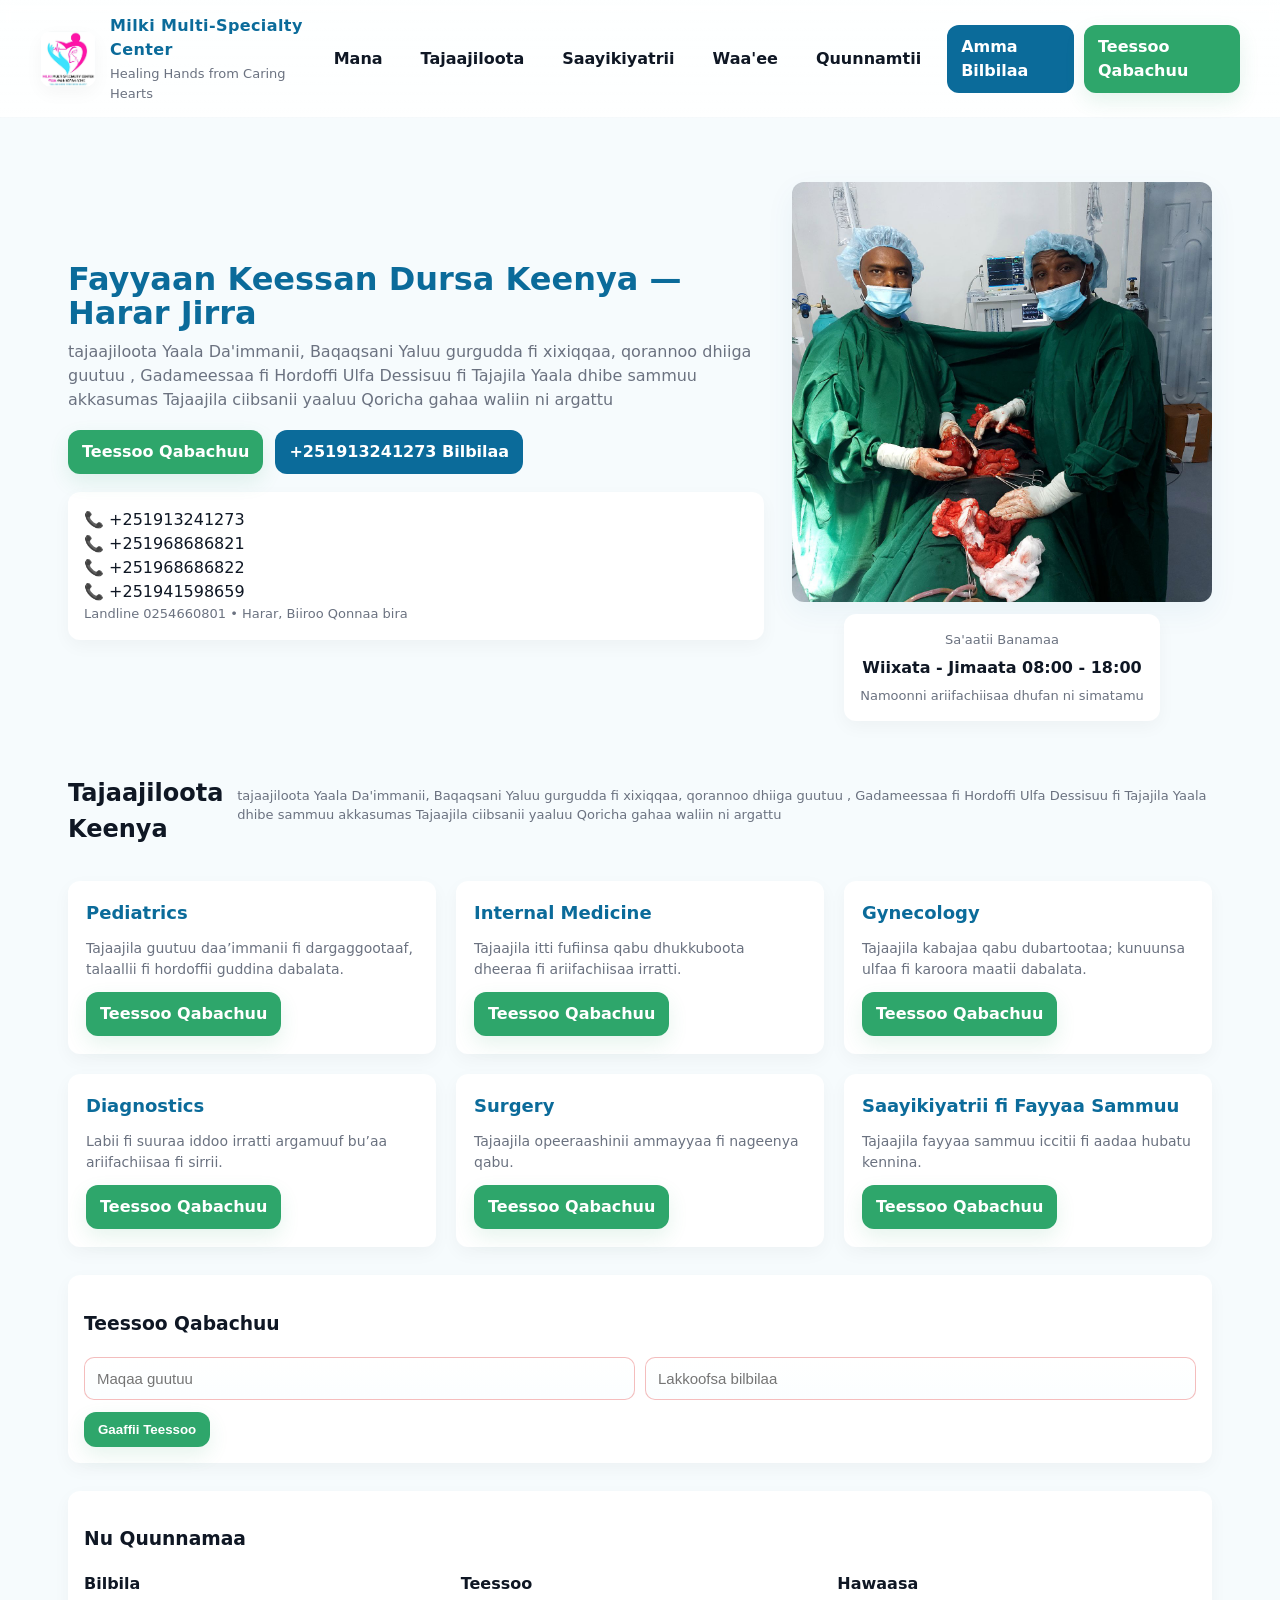
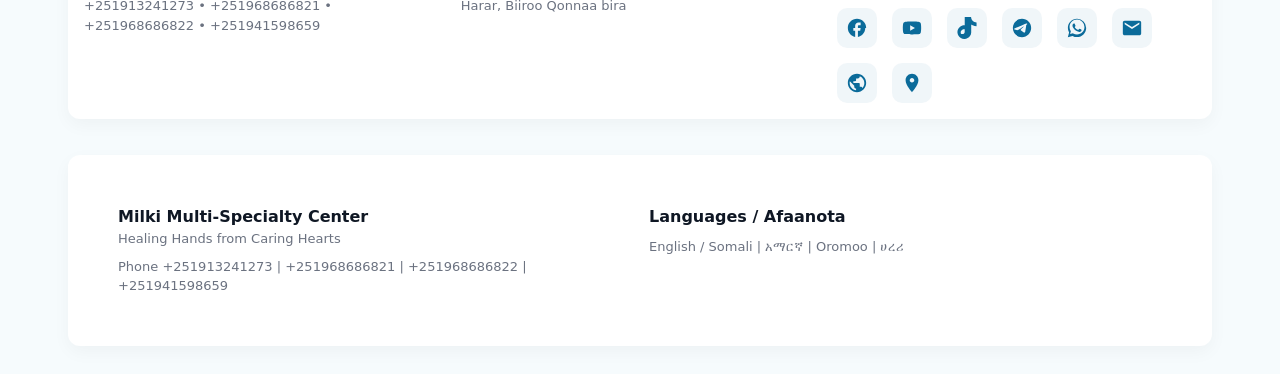
<file: index-om.html>
<!doctype html>
<html lang="om">

<head>
  <meta charset="utf-8" />
  <meta name="viewport" content="width=device-width,initial-scale=1" />
  <title>Milki Multi-Specialty Center — Fayyaa Harar</title>
  <meta name="description"
    content="Milki Multi-Specialty Center tajaajila fayyaa qulqullina ol’aanaa Harar keessatti kennu." />
  <meta name="theme-color" content="#0b6b9a" />
  <link rel="stylesheet" href="style.css">
</head>

<body>
  <header>
    <div class="container nav">
      <div class="brand">
        <img src="logo.jpg" alt="Milki Logo" class="logo" style="width:56px; height:56px;" aria-hidden="true" />
        <div>
          <h1>Milki Multi-Specialty Center</h1>
          <div class="tag small muted">Healing Hands from Caring Hearts</div>
        </div>
      </div>
      <nav>
        <ul>
          <li><a href="#home">Mana</a></li>
          <li><a href="#services">Tajaajiloota</a></li>
          <li><a href="#psychiatry">Saayikiyatrii</a></li>
          <li><a href="#about">Waa'ee</a></li>
          <li><a href="#contact">Quunnamtii</a></li>
        </ul>
      </nav>
      <div class="cta">
        <a class="btn btn-secondary" href="#contact">Amma Bilbilaa</a>
        <a class="btn btn-primary" href="#book">Teessoo Qabachuu</a>
      </div>
    </div>
  </header>

  <main class="container" id="home">
    <section class="hero">
      <div class="hero-left">
        <h2>Fayyaan Keessan Dursa Keenya — Harar Jirra</h2>
        <p>tajaajiloota Yaala Da'immanii, Baqaqsani Yaluu gurgudda fi xixiqqaa, qorannoo dhiiga guutuu , Gadameessaa fi
          Hordoffi Ulfa Dessisuu fi Tajajila Yaala dhibe sammuu akkasumas Tajaajila ciibsanii yaaluu Qoricha gahaa
          waliin ni argattu</p>
        <div class="hero-ctas">
          <a class="btn btn-primary" href="#book">Teessoo Qabachuu</a>
          <a class="btn btn-secondary" href="tel:+251913241273">+251913241273 Bilbilaa</a>
        </div>
        <div class="hero-card" style="margin-top:18px">
          <div class="quick-contact">
            <div class="phone">📞 +251913241273</div>
            <div class="phone">📞 +251968686821</div>
            <div class="phone">📞 +251968686822</div>
            <div class="phone">📞 +251941598659</div>
            <div class="small muted">Landline 0254660801 • Harar, Biiroo Qonnaa bira</div>
          </div>
        </div>
      </div>

      <aside class="hero-right">
        <div class="portrait">
          <img src="photo_2025-11-27_01-48-16.jpg" alt="Dr. Milki portrait" />
        </div>
        <div class="hero-card center">
          <div class="small muted">Sa'aatii Banamaa</div>
          <div style="font-weight:700;margin-top:6px">Wiixata - Jimaata 08:00 - 18:00</div>
          <div class="small muted" style="margin-top:6px">Namoonni ariifachiisaa dhufan ni simatamu</div>
        </div>
      </aside>
    </section>

    <section id="services">
      <div style="display:flex;align-items:center;justify-content:space-between">
        <h2 style="margin:18px 0 6px">Tajaajiloota Keenya</h2>
        <div class="small muted">tajaajiloota Yaala Da'immanii, Baqaqsani Yaluu gurgudda fi xixiqqaa, qorannoo dhiiga
          guutuu , Gadameessaa fi Hordoffi Ulfa Dessisuu fi Tajajila Yaala dhibe sammuu akkasumas Tajaajila ciibsanii
          yaaluu Qoricha gahaa waliin ni argattu</div>
      </div>

      <div class="services">
        <article class="card">
          <h3>Pediatrics</h3>
          <p>Tajaajila guutuu daa’immanii fi dargaggootaaf, talaallii fi hordoffii guddina dabalata.</p>
          <div class="card-cta"><a class="btn btn-primary" href="#book">Teessoo Qabachuu</a></div>
        </article>
        <article class="card">
          <h3>Internal Medicine</h3>
          <p>Tajaajila itti fufiinsa qabu dhukkuboota dheeraa fi ariifachiisaa irratti.</p>
          <div class="card-cta"><a class="btn btn-primary" href="#book">Teessoo Qabachuu</a></div>
        </article>
        <article class="card">
          <h3>Gynecology</h3>
          <p>Tajaajila kabajaa qabu dubartootaa; kunuunsa ulfaa fi karoora maatii dabalata.</p>
          <div class="card-cta"><a class="btn btn-primary" href="#book">Teessoo Qabachuu</a></div>
        </article>
        <article class="card">
          <h3>Diagnostics</h3>
          <p>Labii fi suuraa iddoo irratti argamuuf bu’aa ariifachiisaa fi sirrii.</p>
          <div class="card-cta"><a class="btn btn-primary" href="#book">Teessoo Qabachuu</a></div>
        </article>
        <article class="card">
          <h3>Surgery</h3>
          <p>Tajaajila opeeraashinii ammayyaa fi nageenya qabu.</p>
          <div class="card-cta"><a class="btn btn-primary" href="#book">Teessoo Qabachuu</a></div>
        </article>
        <article class="card">
          <h3>Saayikiyatrii fi Fayyaa Sammuu</h3>
          <p>Tajaajila fayyaa sammuu iccitii fi aadaa hubatu kennina.</p>
          <div class="card-cta"><a class="btn btn-primary" href="#book">Teessoo Qabachuu</a></div>
        </article>
      </div>
    </section>

    <!-- Booking Form -->
    <section id="book" style="margin-top:28px">
      <div class="hero-card">
        <h3>Teessoo Qabachuu</h3>
        <form onsubmit="return false;">
          <div class="form-grid">
            <input type="text" placeholder="Maqaa guutuu" required>
            <input type="tel" placeholder="Lakkoofsa bilbilaa" required>
          </div>
          <button class="btn btn-primary" type="submit" style="margin-top:12px">Gaaffii Teessoo</button>
        </form>
      </div>
    </section>

    <section id="contact" style="margin-top:28px">
      <div class="hero-card">
        <h3>Nu Quunnamaa</h3>
        <div style="display:flex;gap:18px;flex-wrap:wrap;margin-top:12px">
          <div style="flex:1;min-width:220px">
            <strong>Bilbila</strong>
            <div class="small muted">+251913241273 • +251968686821 • +251968686822 • +251941598659</div>
          </div>
          <div style="flex:1;min-width:220px">
            <strong>Teessoo</strong>
            <div class="small muted">Harar, Biiroo Qonnaa bira</div>
          </div>
          <div style="flex:1;min-width:220px">
            <strong>Hawaasa</strong>
            <div class="socials">
              <a class="social-icon"
                href="https://web.facebook.com/people/Milki-Multi-Specialty-center/100093374203081/?mibextid=ZbWKwL"
                aria-label="Facebook" target="_blank" rel="noopener">
                <svg viewBox="0 0 24 24">
                  <path
                    d="M22 12c0-5.52-4.48-10-10-10S2 6.48 2 12c0 4.84 3.44 8.87 8 9.8V15H8v-3h2V9.5C10 7.57 11.57 6 13.5 6H16v3h-2c-.55 0-1 .45-1 1V12h3l-.5 3H13v6.8c4.56-.93 8-4.96 8-9.8z" />
                </svg>
              </a>
              <a class="social-icon" href="https://youtu.be/bqws8jvNL5o" aria-label="YouTube" target="_blank"
                rel="noopener">
                <svg viewBox="0 0 24 24">
                  <path
                    d="M21.58 7.19c-.23-.86-.91-1.54-1.77-1.77C18.25 5 12 5 12 5s-6.25 0-7.81.42c-.86.23-1.54.91-1.77 1.77C2 8.75 2 12 2 12s0 3.25.42 4.81c.23.86.91 1.54 1.77 1.77C5.75 19 12 19 12 19s6.25 0 7.81-.42c.86-.23 1.54-.91 1.77-1.77.42-1.56.42-4.81.42-4.81s0-3.25-.42-4.81zM10 15V9l5.2 3L10 15z" />
                </svg>
              </a>
              <a class="social-icon" href="https://vm.tiktok.com/ZMjdB3PTW/" aria-label="TikTok" target="_blank"
                rel="noopener">
                <svg viewBox="0 0 24 24">
                  <path
                    d="M12.53.02C13.84 0 15.14.01 16.44 0c.08 1.53.63 3.09 1.75 4.17 1.12 1.11 2.7 1.62 4.24 1.79v4.03c-1.44-.05-2.89-.35-4.2-.97-.57-.26-1.1-.59-1.62-.93-.01 2.92.01 5.84-.02 8.75-.03 1.4-.54 2.79-1.35 3.94-1.31 1.92-3.58 3.17-5.91 3.21-1.43.08-2.86-.31-4.08-1.03-2.02-1.19-3.44-3.37-3.65-5.71-.02-.5-.03-1-.01-1.49.18-1.9 1.12-3.72 2.58-4.96 1.66-1.44 3.98-2.13 6.15-1.72.02 1.48-.04 2.96-.04 4.44-1.13-.31-2.34-.25-3.41.33-.71.38-1.27 1.03-1.51 1.8-.31.82-.28 1.73.08 2.51.26.6 2.37.52 3.12-.01.53-.38.86-1.01.91-1.64.07-2.32.02-4.64.05-6.96.01-3.41.01-6.82.01-10.23z" />
                </svg>
              </a>
              <a class="social-icon" href="https://t.me/Milkimultispecialitycenter" aria-label="Telegram"
                target="_blank" rel="noopener">
                <svg viewBox="0 0 24 24">
                  <path
                    d="M12 2C6.48 2 2 6.48 2 12s4.48 10 10 10 10-4.48 10-10S17.52 2 12 2zm4.64 6.8c-.15 1.58-.8 5.42-1.13 7.19-.14.75-.42 1-.68 1.03-.58.05-1.02-.38-1.58-.75-.88-.58-1.38-.94-2.23-1.5-.99-.65-.35-1.01.22-1.59.15-.15 2.71-2.48 2.76-2.69.01-.03.01-.14-.07-.2-.08-.06-.19-.04-.27-.02-.11.02-1.93 1.23-5.46 3.62-.51.35-.98.52-1.4.51-.46-.01-1.35-.26-2.01-.48-.81-.27-1.45-.41-1.39-.87.03-.24.36-.49.99-.74 3.88-1.69 6.47-2.8 7.77-3.35 3.69-1.55 4.45-1.82 4.95-1.83.11 0 .36.03.52.17.13.12.18.28.19.45z" />
                </svg>
              </a>
              <a class="social-icon" href="https://wa.me/251968686821" aria-label="WhatsApp" target="_blank"
                rel="noopener">
                <svg viewBox="0 0 24 24">
                  <path
                    d="M12.031 2c-5.506 0-9.989 4.478-9.99 9.984a9.96 9.96 0 001.333 4.993L2 22l5.135-1.347a9.946 9.946 0 004.887 1.277h.005c5.505 0 9.989-4.478 9.99-9.984a9.945 9.945 0 00-2.928-7.062 9.932 9.932 0 00-7.058-2.922zM12.03 19.126h-.004a8.139 8.139 0 01-4.148-1.133l-.297-.176-3.086.81.823-3.007-.192-.306a8.142 8.142 0 01-1.247-4.329c0-4.484 3.65-8.128 8.135-8.128a8.107 8.107 0 015.753 2.382 8.114 8.114 0 012.38 5.754c-.001 4.485-3.651 8.126-8.137 8.126zM16.5 13.661c-.244-.122-1.446-.714-1.67-.795-.224-.082-.387-.122-.55.122-.163.245-.632.795-.774.958-.142.163-.285.184-.529.061-.244-.122-1.03-.38-1.961-1.211-.723-.645-1.213-1.442-1.355-1.687-.142-.245-.015-.377.108-.498.11-.11.244-.285.366-.428.122-.143.163-.245.244-.408.082-.163.041-.306-.021-.428-.061-.122-.55-1.326-.754-1.815-.198-.48-.4-.415-.55-.422-.143-.007-.306-.008-.469-.008a.903.903 0 00-.652.306c-.224.245-.856.837-.856 2.04 0 1.203.876 2.366.998 2.53.122.163 1.724 2.633 4.175 3.688.583.25 1.038.4 1.393.513.585.186 1.118.159 1.539.098.469-.069 1.446-.591 1.649-1.163.204-.571.204-1.061.142-1.163-.062-.102-.224-.163-.468-.285z" />
                </svg>
              </a>
              <a class="social-icon" href="mailto:milkispeciality@gmail.com" aria-label="Email" target="_blank"
                rel="noopener">
                <svg viewBox="0 0 24 24">
                  <path
                    d="M20 4H4c-1.1 0-1.99.9-1.99 2L2 18c0 1.1.9 2 2 2h16c1.1 0 2-.9 2-2V6c0-1.1-.9-2-2-2zm0 4l-8 5-8-5V6l8 5 8-5v2z" />
                </svg>
              </a>
              <a class="social-icon" href="https://milkispecialitycenter.netlify.app/#book" aria-label="Website"
                target="_blank" rel="noopener">
                <svg viewBox="0 0 24 24">
                  <path
                    d="M12 2C6.48 2 2 6.48 2 12s4.48 10 10 10 10-4.48 10-10S17.52 2 12 2zm-1 17.93c-3.95-.49-7-3.85-7-7.93 0-.62.08-1.21.21-1.79L9 15v1c0 1.1.9 2 2 2v1.93zm6.9-2.54c-.26-.81-1-1.39-1.9-1.39h-1v-3c0-.55-.45-1-1-1H8v-2h2c.55 0 1-.45 1-1V7h2c1.1 0 2-.9 2-2v-.41c2.93 1.19 5 4.06 5 7.41 0 2.08-.8 3.97-2.1 5.39z" />
                </svg>
              </a>
              <a class="social-icon"
                href="https://sites.google.com/milkimulti-specialtycenter.org/milkimulti-specialtycenter?usp=sharing"
                aria-label="Map" target="_blank" rel="noopener">
                <svg viewBox="0 0 24 24">
                  <path
                    d="M12 2C8.13 2 5 5.13 5 9c0 5.25 7 13 7 13s7-7.75 7-13c0-3.87-3.13-7-7-7zm0 9.5c-1.38 0-2.5-1.12-2.5-2.5s1.12-2.5 2.5-2.5 2.5 1.12 2.5 2.5-1.12 2.5-2.5 2.5z" />
                </svg>
              </a>
            </div>
          </div>
        </div>
      </div>
    </section>

    <!-- Footer -->
    <footer>
      <div class="container footer-grid">
        <div>
          <strong>Milki Multi-Specialty Center</strong>
          <div class="small muted">Healing Hands from Caring Hearts</div>
          <div style="margin-top:8px" class="small muted">Phone +251913241273 | +251968686821 | +251968686822 |
            +251941598659</div>
        </div>

        <div>
          <strong>Languages / Afaanota</strong>
          <div class="small muted" style="margin-top:8px">
            <a href="index.html" style="color:inherit;text-decoration:none">English / Somali</a> |
            <a href="index-am.html" style="color:inherit;text-decoration:none">አማርኛ</a> |
            <a href="index-om.html" style="color:inherit;text-decoration:none">Oromoo</a> |
            <a href="index-ha.html" style="color:inherit;text-decoration:none">ሀረሪ</a>
          </div>
        </div>
      </div>
    </footer>
  </main>
</body>

</html>
</file>
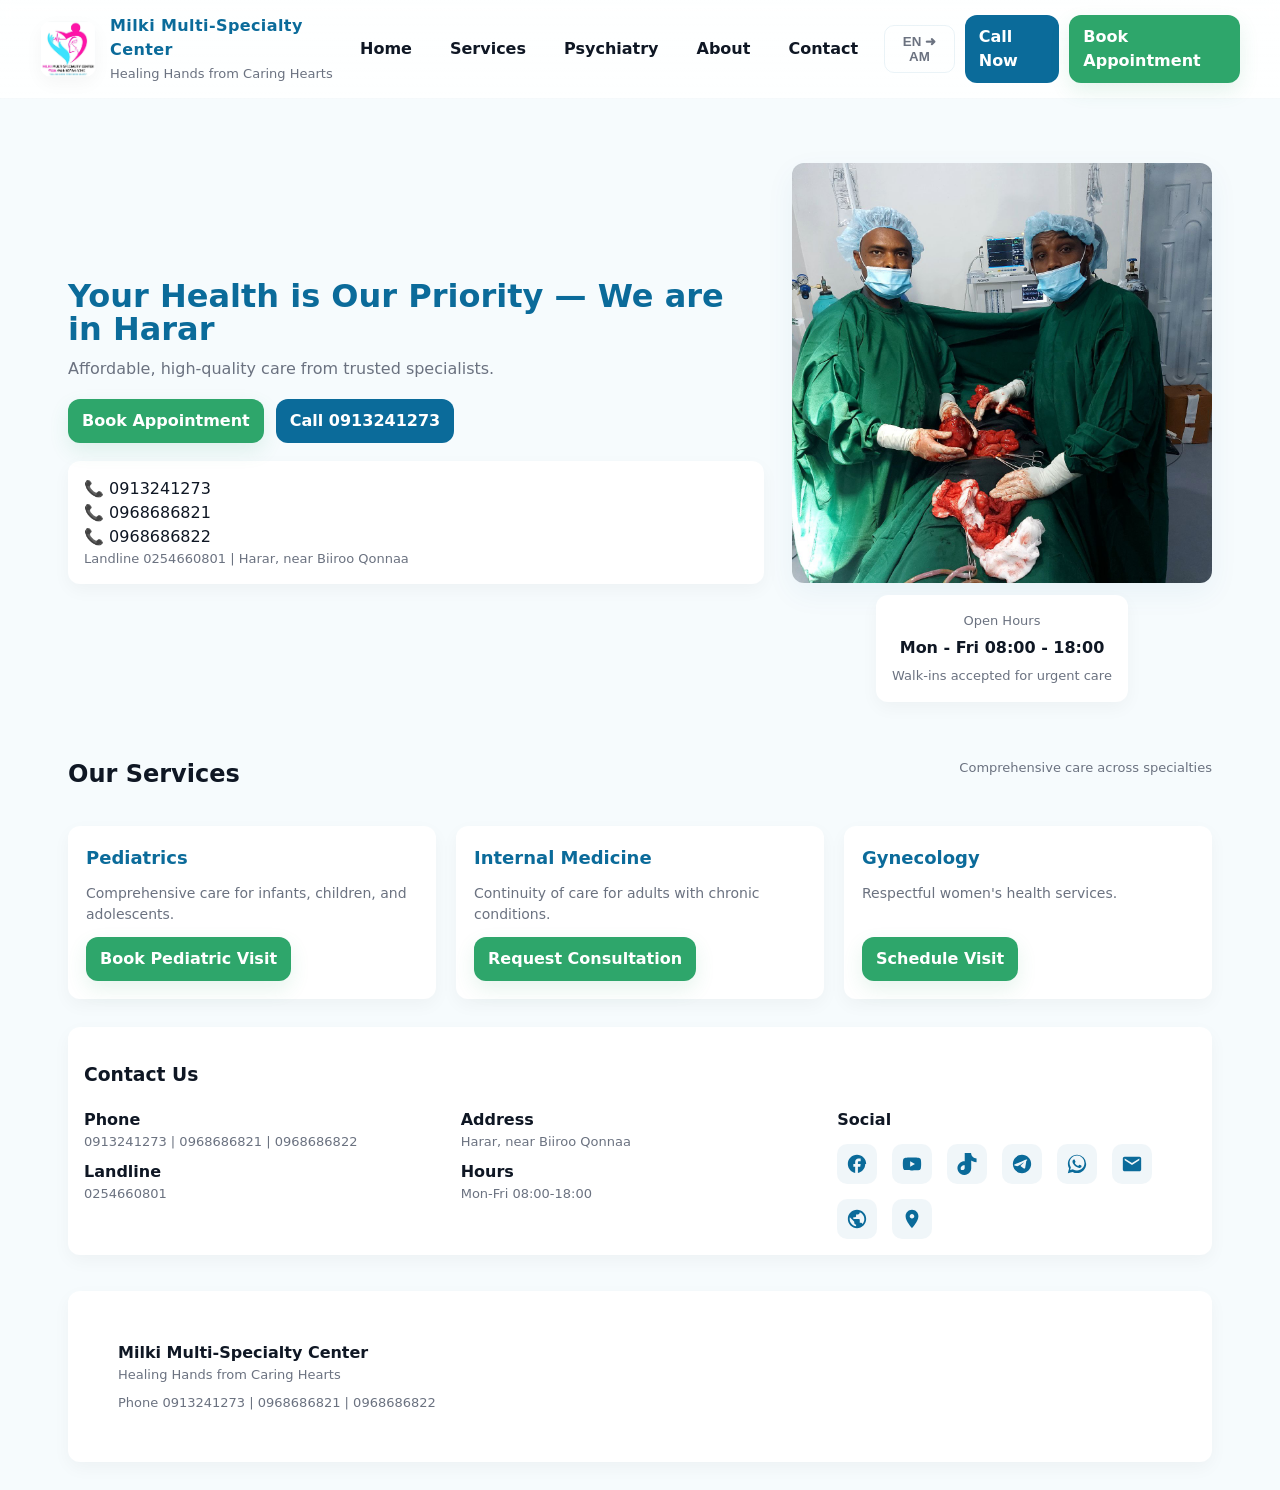
<file: Web  page.html>
<!doctype html>
<html lang="en">

<head>
  <meta charset="utf-8" />
  <meta name="viewport" content="width=device-width,initial-scale=1" />
  <title>Milki Multi-Specialty Center - Quality Healthcare in Harar</title>
  <meta name="description"
    content="Milki Multi-Specialty Center provides affordable, specialist-led care in Harar. Book appointments for pediatrics, surgery, diagnostics, gynecology, psychiatry and more." />
  <meta name="theme-color" content="#0b6b9a" />
  <!-- Link to External Stylesheet -->
  <link rel="stylesheet" href="style.css" />

  <!-- LocalBusiness structured data -->
  <script type="application/ld+json">
  {
    "@context":"https://schema.org",
    "@type":"MedicalOrganization",
    "name":"Milki Multi-Specialty Center",
    "description":"Affordable, specialist-led healthcare in Harar. Services include pediatrics, internal medicine, gynecology, diagnostics, surgery, and psychiatry.",
    "telephone":["0913241273","0968686821","0968686822","0254660801"],
    "address":{
      "@type":"PostalAddress",
      "addressLocality":"Harar",
      "streetAddress":"Near Biiroo Qonnaa"
    },
    "url":"",
    "openingHours":"Mo,Tu,We,Th,Fr 08:00-18:00"
  }
  </script>
</head>

<body>

  <!-- Header -->
  <header>
    <div class="container nav">
      <div class="brand">
        <img src="logo.jpg" alt="Milki Logo" class="logo" style="width:56px; height:56px;" aria-hidden="true" />
        <div>
          <h1 id="site-name">Milki Multi-Specialty Center</h1>
          <div class="tag small muted" id="site-tag">Healing Hands from Caring Hearts</div>
        </div>
      </div>

      <nav>
        <ul>
          <li><a href="#home" data-key="nav-home">Home</a></li>
          <li><a href="#services" data-key="nav-services">Services</a></li>
          <li><a href="#psychiatry" data-key="nav-psychiatry">Psychiatry</a></li>
          <li><a href="#about" data-key="nav-about">About</a></li>
          <li><a href="#contact" data-key="nav-contact">Contact</a></li>
        </ul>
      </nav>

      <div class="cta">
        <button class="lang-toggle" id="langToggle">EN ➜ AM</button>
        <a class="btn btn-secondary" href="#contact" id="callNowBtn">Call Now</a>
        <a class="btn btn-primary" href="#book" id="bookBtn">Book Appointment</a>
      </div>
    </div>
  </header>

  <!-- Hero -->
  <main id="home" class="container">
    <section class="hero" aria-labelledby="hero-heading">
      <div class="hero-left">
        <h2 id="hero-heading" data-key="hero-headline">Your Health is Our Priority — We are in Harar</h2>
        <p id="hero-sub" data-key="hero-sub">Affordable, high-quality care from trusted specialists. Book appointments
          for pediatrics, surgery, diagnostics, gynecology, psychiatry and more.</p>

        <div class="hero-ctas">
          <a class="btn btn-primary" href="#book" id="primaryCta" data-key="cta-book">Book Appointment</a>
          <a class="btn btn-secondary" href="tel:0913241273" id="secondaryCta" data-key="cta-call">Call 0913241273</a>
        </div>

        <div class="hero-card" style="margin-top:18px">
          <div class="quick-contact">
            <div class="phone">📞 <span id="phone1">0913241273</span></div>
            <div class="phone">📞 <span id="phone2">0968686821</span></div>
            <div class="phone">📞 <span id="phone3">0968686822</span></div>
            <div class="small muted" id="addressLine">Landline 0254660801 | Harar, near Biiroo Qonnaa</div>
          </div>
        </div>
      </div>

      <aside class="hero-right" aria-hidden="false">
        <div class="portrait">
          <img id="heroPortrait" src="photo_2025-11-27_01-48-16.jpg"
            alt="Dr. Milki portrait smiling at Milki Multi-Specialty Center" />
        </div>

        <div class="hero-card center">
          <div class="small muted" data-key="open-hours-label">Open Hours</div>
          <div style="font-weight:700;margin-top:6px" id="openHours">Mon - Fri 08:00 - 18:00</div>
          <div class="small muted" style="margin-top:6px" data-key="walkins">Walk-ins accepted for urgent care</div>
        </div>
      </aside>
    </section>

    <!-- Services Grid -->
    <section id="services" aria-labelledby="services-heading">
      <div style="display:flex;align-items:center;justify-content:space-between">
        <h2 id="services-heading" style="margin:18px 0 6px" data-key="services-title">Our Services</h2>
        <div class="small muted" data-key="services-sub">Comprehensive care across specialties</div>
      </div>

      <div class="services" role="list">
        <article class="card" role="listitem" aria-labelledby="pediatrics-title">
          <h3 id="pediatrics-title" data-key="svc-pediatrics-title">Pediatrics</h3>
          <p data-key="svc-pediatrics-desc">Comprehensive care for infants, children, and adolescents including
            immunizations and growth monitoring.</p>
          <div class="card-cta"><a class="btn btn-primary" href="#book" data-key="svc-pediatrics-cta">Book Pediatric
              Visit</a></div>
        </article>
        <article class="card" role="listitem" aria-labelledby="internal-title">
          <h3 id="internal-title" data-key="svc-internal-title">Internal Medicine</h3>
          <p data-key="svc-internal-desc">Continuity of care for adults with chronic and acute conditions including
            diabetes and hypertension management.</p>
          <div class="card-cta"><a class="btn btn-primary" href="#book" data-key="svc-internal-cta">Request
              Consultation</a></div>
        </article>
        <article class="card" role="listitem" aria-labelledby="gyn-title">
          <h3 id="gyn-title" data-key="svc-gyn-title">Gynecology</h3>
          <p data-key="svc-gyn-desc">Respectful women?s health services including antenatal care, family planning, and
            cervical screening.</p>
          <div class="card-cta"><a class="btn btn-primary" href="#book" data-key="svc-gyn-cta">Schedule Women?s Health
              Visit</a></div>
        </article>
      </div>
    </section>

    <!-- Contact Section with Social Icons -->
    <section id="contact" style="margin-top:28px">
      <div class="hero-card">
        <h3 data-key="contact-title">Contact Us</h3>
        <div style="display:flex;gap:18px;flex-wrap:wrap;margin-top:12px">
          <div style="flex:1;min-width:220px">
            <strong data-key="contact-phone">Phone</strong>
            <div class="small muted">0913241273 | 0968686821 | 0968686822</div>
            <div style="margin-top:8px"><strong data-key="contact-landline">Landline</strong>
              <div class="small muted">0254660801</div>
            </div>
          </div>
          <div style="flex:1;min-width:220px">
            <strong data-key="contact-address">Address</strong>
            <div class="small muted">Harar, near Biiroo Qonnaa</div>
            <div style="margin-top:8px"><strong data-key="contact-hours">Hours</strong>
              <div class="small muted">Mon-Fri 08:00-18:00</div>
            </div>
          </div>
          <div style="flex:1;min-width:220px">
            <strong data-key="contact-social">Social</strong>
            <div class="socials">
              <a class="social-icon"
                href="https://web.facebook.com/people/Milki-Multi-Specialty-center/100093374203081/?mibextid=ZbWKwL"
                aria-label="Facebook" target="_blank" rel="noopener">
                <svg viewBox="0 0 24 24">
                  <path
                    d="M22 12c0-5.52-4.48-10-10-10S2 6.48 2 12c0 4.84 3.44 8.87 8 9.8V15H8v-3h2V9.5C10 7.57 11.57 6 13.5 6H16v3h-2c-.55 0-1 .45-1 1V12h3l-.5 3H13v6.8c4.56-.93 8-4.96 8-9.8z" />
                </svg>
              </a>
              <a class="social-icon" href="https://youtu.be/bqws8jvNL5o" aria-label="YouTube" target="_blank"
                rel="noopener">
                <svg viewBox="0 0 24 24">
                  <path
                    d="M21.58 7.19c-.23-.86-.91-1.54-1.77-1.77C18.25 5 12 5 12 5s-6.25 0-7.81.42c-.86.23-1.54.91-1.77 1.77C2 8.75 2 12 2 12s0 3.25.42 4.81c.23.86.91 1.54 1.77 1.77C5.75 19 12 19 12 19s6.25 0 7.81-.42c.86-.23 1.54-.91 1.77-1.77.42-1.56.42-4.81.42-4.81s0-3.25-.42-4.81zM10 15V9l5.2 3L10 15z" />
                </svg>
              </a>
              <a class="social-icon" href="https://vm.tiktok.com/ZMjdB3PTW/" aria-label="TikTok" target="_blank"
                rel="noopener">
                <svg viewBox="0 0 24 24">
                  <path
                    d="M12.53.02C13.84 0 15.14.01 16.44 0c.08 1.53.63 3.09 1.75 4.17 1.12 1.11 2.7 1.62 4.24 1.79v4.03c-1.44-.05-2.89-.35-4.2-.97-.57-.26-1.1-.59-1.62-.93-.01 2.92.01 5.84-.02 8.75-.03 1.4-.54 2.79-1.35 3.94-1.31 1.92-3.58 3.17-5.91 3.21-1.43.08-2.86-.31-4.08-1.03-2.02-1.19-3.44-3.37-3.65-5.71-.02-.5-.03-1-.01-1.49.18-1.9 1.12-3.72 2.58-4.96 1.66-1.44 3.98-2.13 6.15-1.72.02 1.48-.04 2.96-.04 4.44-1.13-.31-2.34-.25-3.41.33-.71.38-1.27 1.03-1.51 1.8-.31.82-.28 1.73.08 2.51.26.6 2.37.52 3.12-.01.53-.38.86-1.01.91-1.64.07-2.32.02-4.64.05-6.96.01-3.41.01-6.82.01-10.23z" />
                </svg>
              </a>
              <a class="social-icon" href="https://t.me/Milkimultispecialitycenter" aria-label="Telegram"
                target="_blank" rel="noopener">
                <svg viewBox="0 0 24 24">
                  <path
                    d="M12 2C6.48 2 2 6.48 2 12s4.48 10 10 10 10-4.48 10-10S17.52 2 12 2zm4.64 6.8c-.15 1.58-.8 5.42-1.13 7.19-.14.75-.42 1-.68 1.03-.58.05-1.02-.38-1.58-.75-.88-.58-1.38-.94-2.23-1.5-.99-.65-.35-1.01.22-1.59.15-.15 2.71-2.48 2.76-2.69.01-.03.01-.14-.07-.2-.08-.06-.19-.04-.27-.02-.11.02-1.93 1.23-5.46 3.62-.51.35-.98.52-1.4.51-.46-.01-1.35-.26-2.01-.48-.81-.27-1.45-.41-1.39-.87.03-.24.36-.49.99-.74 3.88-1.69 6.47-2.8 7.77-3.35 3.69-1.55 4.45-1.82 4.95-1.83.11 0 .36.03.52.17.13.12.18.28.19.45z" />
                </svg>
              </a>
              <a class="social-icon" href="https://wa.me/251968686821" aria-label="WhatsApp" target="_blank"
                rel="noopener">
                <svg viewBox="0 0 24 24">
                  <path
                    d="M12.031 2c-5.506 0-9.989 4.478-9.99 9.984a9.96 9.96 0 001.333 4.993L2 22l5.135-1.347a9.946 9.946 0 004.887 1.277h.005c5.505 0 9.989-4.478 9.99-9.984a9.945 9.945 0 00-2.928-7.062 9.932 9.932 0 00-7.058-2.922zM12.03 19.126h-.004a8.139 8.139 0 01-4.148-1.133l-.297-.176-3.086.81.823-3.007-.192-.306a8.142 8.142 0 01-1.247-4.329c0-4.484 3.65-8.128 8.135-8.128a8.107 8.107 0 015.753 2.382 8.114 8.114 0 012.38 5.754c-.001 4.485-3.651 8.126-8.137 8.126zM16.5 13.661c-.244-.122-1.446-.714-1.67-.795-.224-.082-.387-.122-.55.122-.163.245-.632.795-.774.958-.142.163-.285.184-.529.061-.244-.122-1.03-.38-1.961-1.211-.723-.645-1.213-1.442-1.355-1.687-.142-.245-.015-.377.108-.498.11-.11.244-.285.366-.428.122-.143.163-.245.244-.408.082-.163.041-.306-.021-.428-.061-.122-.55-1.326-.754-1.815-.198-.48-.4-.415-.55-.422-.143-.007-.306-.008-.469-.008a.903.903 0 00-.652.306c-.224.245-.856.837-.856 2.04 0 1.203.876 2.366.998 2.53.122.163 1.724 2.633 4.175 3.688.583.25 1.038.4 1.393.513.585.186 1.118.159 1.539.098.469-.069 1.446-.591 1.649-1.163.204-.571.204-1.061.142-1.163-.062-.102-.224-.163-.468-.285z" />
                </svg>
              </a>
              <a class="social-icon" href="mailto:milkispeciality@gmail.com" aria-label="Email" target="_blank"
                rel="noopener">
                <svg viewBox="0 0 24 24">
                  <path
                    d="M20 4H4c-1.1 0-1.99.9-1.99 2L2 18c0 1.1.9 2 2 2h16c1.1 0 2-.9 2-2V6c0-1.1-.9-2-2-2zm0 4l-8 5-8-5V6l8 5 8-5v2z" />
                </svg>
              </a>
              <a class="social-icon" href="https://milkispecialitycenter.netlify.app/#book" aria-label="Website"
                target="_blank" rel="noopener">
                <svg viewBox="0 0 24 24">
                  <path
                    d="M12 2C6.48 2 2 6.48 2 12s4.48 10 10 10 10-4.48 10-10S17.52 2 12 2zm-1 17.93c-3.95-.49-7-3.85-7-7.93 0-.62.08-1.21.21-1.79L9 15v1c0 1.1.9 2 2 2v1.93zm6.9-2.54c-.26-.81-1-1.39-1.9-1.39h-1v-3c0-.55-.45-1-1-1H8v-2h2c.55 0 1-.45 1-1V7h2c1.1 0 2-.9 2-2v-.41c2.93 1.19 5 4.06 5 7.41 0 2.08-.8 3.97-2.1 5.39z" />
                </svg>
              </a>
              <a class="social-icon"
                href="https://sites.google.com/milkimulti-specialtycenter.org/milkimulti-specialtycenter?usp=sharing"
                aria-label="Map" target="_blank" rel="noopener">
                <svg viewBox="0 0 24 24">
                  <path
                    d="M12 2C8.13 2 5 5.13 5 9c0 5.25 7 13 7 13s7-7.75 7-13c0-3.87-3.13-7-7-7zm0 9.5c-1.38 0-2.5-1.12-2.5-2.5s1.12-2.5 2.5-2.5 2.5 1.12 2.5 2.5-1.12 2.5-2.5 2.5z" />
                </svg>
              </a>
            </div>
          </div>
        </div>
      </div>
    </section>

    <!-- Footer -->
    <footer>
      <div class="container footer-grid">
        <div>
          <strong id="footer-name">Milki Multi-Specialty Center</strong>
          <div class="small muted" id="footer-tag">Healing Hands from Caring Hearts</div>
          <div style="margin-top:8px" class="small muted">Phone 0913241273 | 0968686821 | 0968686822</div>
        </div>
      </div>
    </footer>
  </main>

  <!-- Language strings and minimal JS -->
  <script>
    const LANG = {
      en: {
        "nav-home": "Home", "nav-services": "Services", "nav-psychiatry": "Psychiatry", "nav-about": "About", "nav-contact": "Contact",
        "hero-headline": "Your Health is Our Priority — We are in Harar", "hero-sub": "Affordable, high-quality care from trusted specialists.",
        "cta-book": "Book Appointment", "cta-call": "Call 0913241273",
        "open-hours-label": "Open Hours", "walkins": "Walk-ins accepted for urgent care",
        "services-title": "Our Services", "services-sub": "Comprehensive care across specialties",
        "svc-pediatrics-title": "Pediatrics", "svc-pediatrics-desc": "Comprehensive care for infants, children, and adolescents.", "svc-pediatrics-cta": "Book Pediatric Visit",
        "svc-internal-title": "Internal Medicine", "svc-internal-desc": "Continuity of care for adults with chronic conditions.", "svc-internal-cta": "Request Consultation",
        "svc-gyn-title": "Gynecology", "svc-gyn-desc": "Respectful women's health services.", "svc-gyn-cta": "Schedule Visit",
        "contact-title": "Contact Us", "contact-phone": "Phone", "contact-landline": "Landline", "contact-address": "Address", "contact-hours": "Hours", "contact-social": "Social"
      },
      am: {
        "nav-home": "መነሻ", "nav-services": "አገልግሎቶች", "nav-psychiatry": "የአእምሮ ጤና", "nav-about": "ስለ እኛ", "nav-contact": "አድራሻ",
        "hero-headline": "ጤናዎ ቅድሚያችን ነው — ሐረር ውስጥ እንገኛለን", "hero-sub": "በተመጣጣኝ ዋጋ የሚሰጥ የከፍተኛ ጥራት የጤና አገልግሎት።",
        "cta-book": "ቀጠሮ ይያዙ", "cta-call": "ይደውሉ 0913241273",
        "open-hours-label": "የስራ ሰዓታት", "walkins": "አስቸኳይ ታካሚዎችን ያለቀጠሮ እንቀበላለን",
        "services-title": "አገልግሎቶቻችን", "services-sub": "ሁለንተናዊ ህክምና በተለያዩ የህክምና ዘርፎች",
        "svc-pediatrics-title": "የህፃናት ህክምና", "svc-pediatrics-desc": "ለህፃናት እና ለታዳጊዎች ሙሉ እንክብካቤ።", "svc-pediatrics-cta": "ቀጠሮ ይያዙ",
        "svc-internal-title": "የውስጥ ደዌ", "svc-internal-desc": "ለከባድ እና ድንገተኛ በሽታዎች ለትላልቅ ሰዎች።", "svc-internal-cta": "ምክክር ይጠይቁ",
        "svc-gyn-title": "የማህፀን ህክምና", "svc-gyn-desc": "የእርግዝና ክትትል እና የማህፀን ምርመራዎችን ጨምሮ።", "svc-gyn-cta": "ቀጠሮ ይያዙ",
        "contact-title": "አድራሻችን", "contact-phone": "ስልክ", "contact-landline": "ቋሚ ስልክ", "contact-address": "አድራሻ", "contact-hours": "ሰዓታት", "contact-social": "ማህበራዊ ገጽ"
      },
      om: {
        "nav-home": "Mana", "nav-services": "Tajaajiloota", "nav-psychiatry": "Saayikiyatrii", "nav-about": "Waa'ee", "nav-contact": "Quunnamtii",
        "hero-headline": "Fayyaan Keessan Dursa Keenya — Harar Jirra", "hero-sub": "Tajaajila fayyaa qulqullina ol'aanaa, gatii salphaan.",
        "cta-book": "Teessoo Qabachuu", "cta-call": "Bilbilaa 0913241273",
        "open-hours-label": "Sa'aatii Banamaa", "walkins": "Namoonni ariifachiisaa dhufan ni simatamu",
        "services-title": "Tajaajiloota Keenya", "services-sub": "Tajaajila guutuu dameewwan adda addaa keessatti",
        "svc-pediatrics-title": "Pediatrics", "svc-pediatrics-desc": "Tajaajila guutuu daa'immanii fi dargaggootaaf.", "svc-pediatrics-cta": "Teessoo Qabachuu",
        "svc-internal-title": "Internal Medicine", "svc-internal-desc": "Tajaajila itti fufiinsa qabu dhukkuboota irratti.", "svc-internal-cta": "Gaaffii Qabachuu",
        "svc-gyn-title": "Gynecology", "svc-gyn-desc": "Tajaajila kabajaa qabu dubartootaa.", "svc-gyn-cta": "Teessoo Qabachuu",
        "contact-title": "Nu Quunnamaa", "contact-phone": "Bilbila", "contact-landline": "Landline", "contact-address": "Teessoo", "contact-hours": "Sa'aatii", "contact-social": "Hawaasa"
      },
      so: {
        "nav-home": "Guriga", "nav-services": "Adeegyada", "nav-psychiatry": "Dhimirka", "nav-about": "Nagu saabsan", "nav-contact": "Xiriirka",
        "hero-headline": "Caafimaadkaaga Waa Mudnaantayada — Waxaan Joognaa Harar", "hero-sub": "Daryeel la awoodi karo, tayo sare leh.",
        "cta-book": "Ballan Qabso", "cta-call": "Wac 0913241273",
        "open-hours-label": "Saacadaha Furan", "walkins": "Dadka degdega ah waa la ogolyahay",
        "services-title": "Adeegyadeena", "services-sub": "Daryeel dhameystiran",
        "svc-pediatrics-title": "Cudurada Caruurta", "svc-pediatrics-desc": "Daryeel buuxa ee caruurta.", "svc-pediatrics-cta": "Ballan Qabso",
        "svc-internal-title": "Daaweynta Gudaha", "svc-internal-desc": "Daryeelka cudurrada raagga.", "svc-internal-cta": "Ballan Weydii",
        "svc-gyn-title": "Cudurada Haweenka", "svc-gyn-desc": "Daryeel haweeneed oo khushuuci ah.", "svc-gyn-cta": "Ballan Qabso",
        "contact-title": "Nala Soo Xiriir", "contact-phone": "Telefoonka", "contact-landline": "Khadka Dhulka", "contact-address": "Cinwaanka", "contact-hours": "Saacadaha", "contact-social": "Baraha Bulshada"
      },
      ha: {
        "nav-home": "ጌይ", "nav-services": "ኺድማታች", "nav-psychiatry": "ሩሒ አፌት", "nav-about": "ዚናት", "nav-contact": "ቁናምቲ",
        "hero-headline": "አፌትካ ተቅዲም-ዚንያ-ኢንታ — ጌይ-ቤ ኀለነ", "hero-sub": "አፌት-ኩ ኺድማታች ቁልቁሊና-ቤ፣ ሩኽሳ-ቤ።",
        "cta-book": "መውኢድ ቀባቹ", "cta-call": "ይደውሉ 0913241273",
        "open-hours-label": "ሳአ በናማ", "walkins": "አስቸኳይ ታካሚዎችን ያለቀጠሮ እንቀበላለን",
        "services-title": "ኺድማታች-ዚንያ", "services-sub": "ኩሉ አማን-ቤ አፌት ሆርዶፊ",
        "svc-pediatrics-title": "ኡሹል አፌት", "svc-pediatrics-desc": "ኡሹላች ኩሉ አፌት ሆርዶፊ።", "svc-pediatrics-cta": "መውኢድ ቀባቹ",
        "svc-internal-title": "ኢ-ቤ-ቤ አፌት", "svc-internal-desc": "ጌስያች-ሌ ኩሉ አፌት ሆርዶፊ።", "svc-internal-cta": "ጋፋዱ",
        "svc-gyn-title": "ኢንዲያች አፌት", "svc-gyn-desc": "ኢንዲያች-ሌ አፌት ሆርዶፊ።", "svc-gyn-cta": "መውኢድ ቀባቹ",
        "contact-title": "ኑ ቁናማ", "contact-phone": "ቢልቢላ", "contact-landline": "Landline", "contact-address": "ቴሶ", "contact-hours": "ሳአ", "contact-social": "ሀዋሳ"
      }
    };

    let currentLang = 'en';
    function applyLanguage(lang) {
      const dict = LANG[lang] || LANG.en;
      document.querySelectorAll('[data-key]').forEach(el => {
        const key = el.getAttribute('data-key');
        if (key && dict[key] !== undefined) {
          if (el.tagName.toLowerCase() === 'input' || el.tagName.toLowerCase() === 'textarea') {
            el.placeholder = dict[key];
          } else {
            el.textContent = dict[key];
          }
        }
      });
      const toggle = document.getElementById('langToggle');
      if (lang === 'en') toggle.textContent = 'EN ➜ AM';
      else if (lang === 'am') toggle.textContent = 'AM ➜ OM';
      else if (lang === 'om') toggle.textContent = 'OM ➜ SO';
      else if (lang === 'so') toggle.textContent = 'SO ➜ HA';
      else toggle.textContent = 'HA ➜ EN';
      currentLang = lang;
    }

    document.addEventListener('DOMContentLoaded', () => {
      applyLanguage('en');
      document.getElementById('langToggle').addEventListener('click', () => {
        let next = 'en';
        if (currentLang === 'en') next = 'am';
        else if (currentLang === 'am') next = 'om';
        else if (currentLang === 'om') next = 'so';
        else if (currentLang === 'so') next = 'ha';
        applyLanguage(next);
      });
    });
  </script>
</body>

</html>
</file>
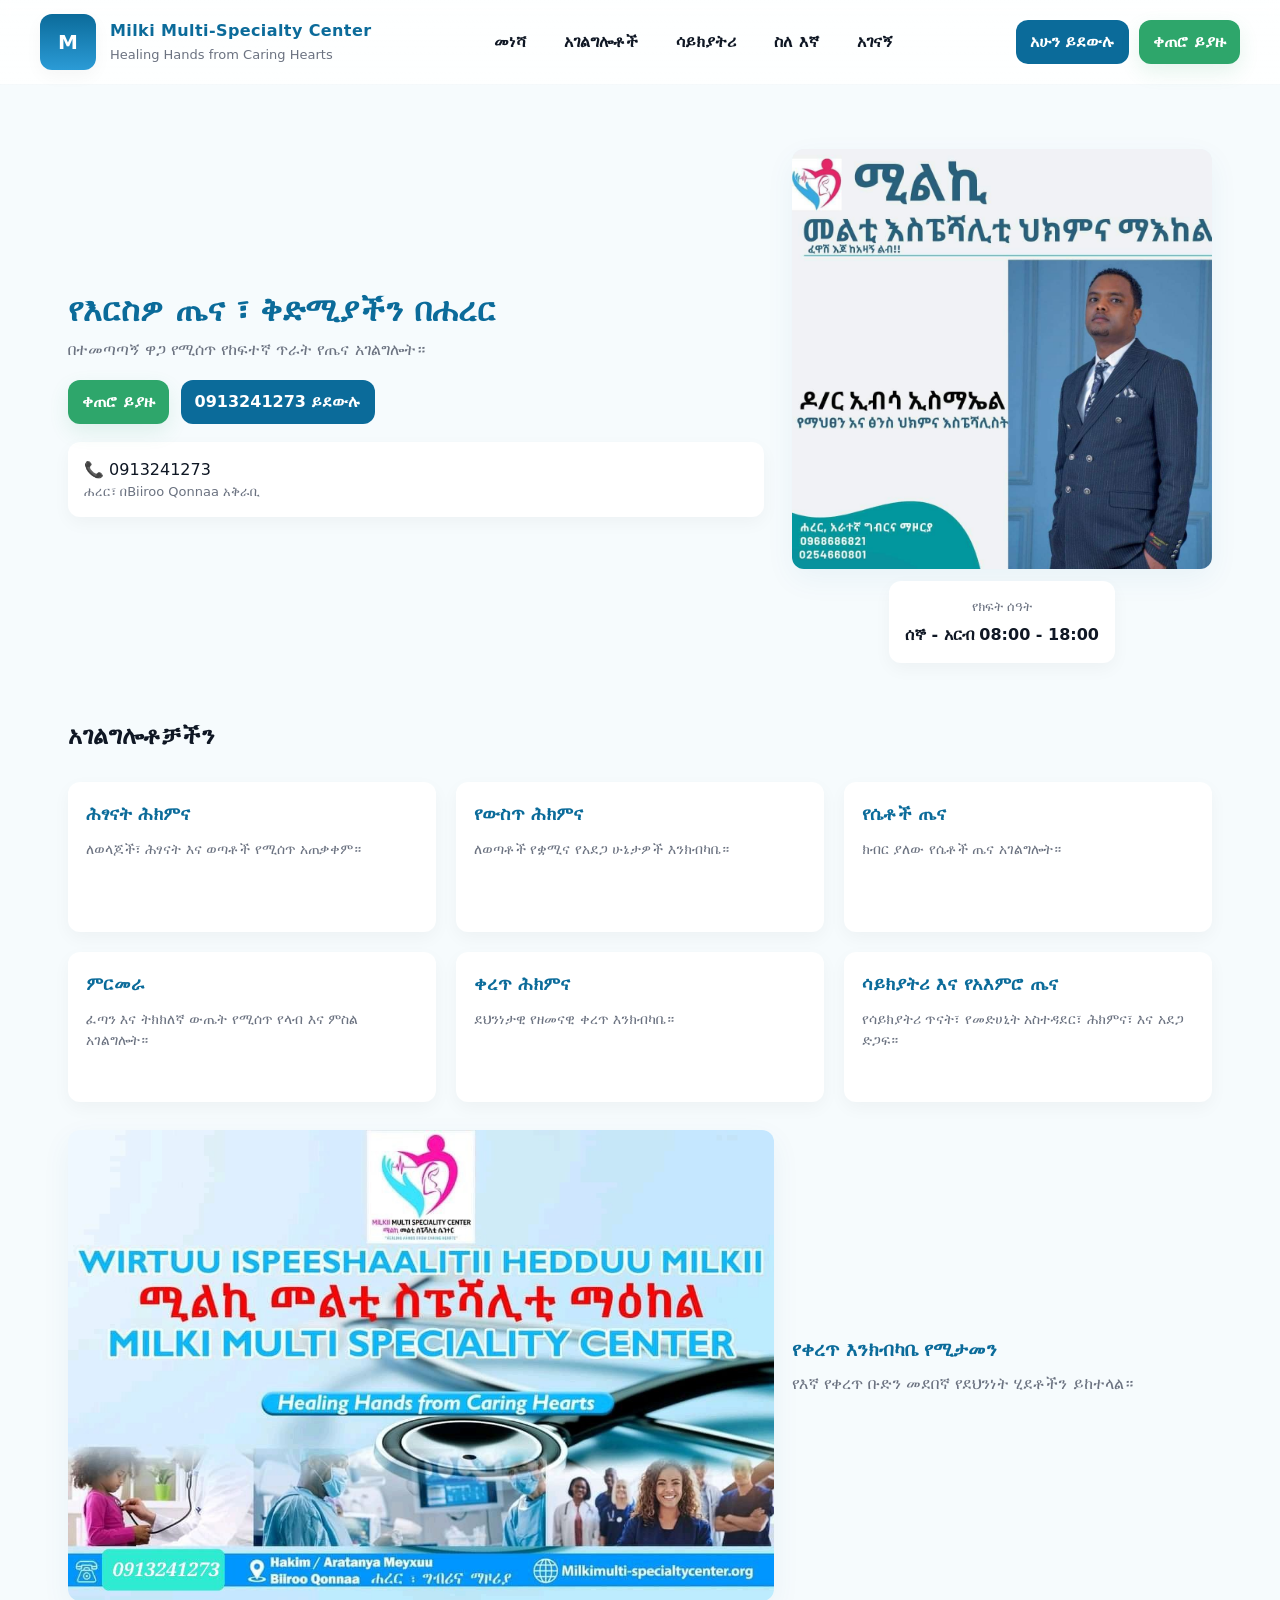
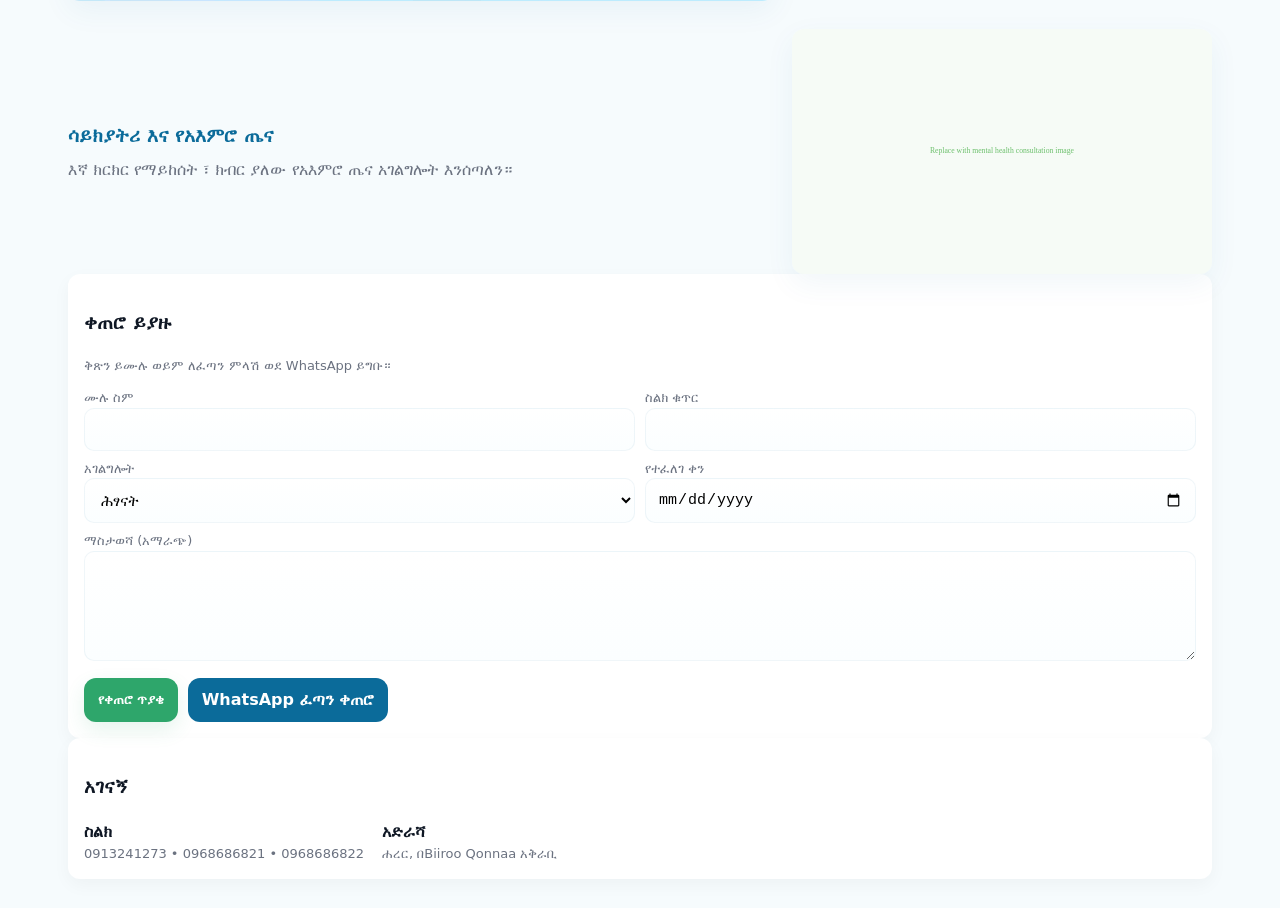
<file: .github/workflows/index-am.html>
<!doctype html>
<html lang="am">
<head>
  <meta charset="utf-8" />
  <meta name="viewport" content="width=device-width,initial-scale=1" />
  <title>Milki Multi-Specialty Center — የጤና አገልግሎት በሐረር</title>
  <meta name="description" content="Milki Multi-Specialty Center በሐረር የሚገኝ በተመጣጣኝ ዋጋ የሚሰጥ የሕክምና አገልግሎት ነው።" />
  <meta name="theme-color" content="#0b6b9a" />
  <link rel="stylesheet" href="styles.css">
</head>
<body>
  <header>
    <div class="container nav">
      <div class="brand">
        <div class="logo">M</div>
        <div>
          <h1>Milki Multi-Specialty Center</h1>
          <div class="tag small muted">Healing Hands from Caring Hearts</div>
        </div>
      </div>
      <nav>
        <ul>
          <li><a href="#home">መነሻ</a></li>
          <li><a href="#services">አገልግሎቶች</a></li>
          <li><a href="#psychiatry">ሳይክያትሪ</a></li>
          <li><a href="#about">ስለ እኛ</a></li>
          <li><a href="#contact">አገናኝ</a></li>
        </ul>
      </nav>
      <div class="cta">
        <a class="btn btn-secondary" href="#contact">አሁን ይደውሉ</a>
        <a class="btn btn-primary" href="#book">ቀጠሮ ይያዙ</a>
      </div>
    </div>
  </header>

  <main class="container" id="home">
    <section class="hero">
      <div class="hero-left">
        <h2>የእርስዎ ጤና ፣ ቅድሚያችን በሐረር</h2>
        <p>በተመጣጣኝ ዋጋ የሚሰጥ የከፍተኛ ጥራት የጤና አገልግሎት።</p>
        <div class="hero-ctas">
          <a class="btn btn-primary" href="#book">ቀጠሮ ይያዙ</a>
          <a class="btn btn-secondary" href="tel:0913241273">0913241273 ይደውሉ</a>
        </div>
        <div class="hero-card" style="margin-top:18px">
          <div class="quick-contact">
            <div class="phone">📞 0913241273</div>
            <div class="small muted">ሐረር፣ በBiiroo Qonnaa አቅራቢ</div>
          </div>
        </div>
      </div>

      <aside class="hero-right">
        <div class="portrait">
          <img src="photo_2025-11-27_01-48-19.jpg" alt="Dr. Milki portrait" />
        </div>
        <div class="hero-card center">
          <div class="small muted">የክፍት ሰዓት</div>
          <div style="font-weight:700;margin-top:6px">ሰኞ - አርብ 08:00 - 18:00</div>
        </div>
      </aside>
    </section>

    <section id="services">
      <h2>አገልግሎቶቻችን</h2>
      <div class="services">
        <article class="card">
          <h3>ሕፃናት ሕክምና</h3>
          <p>ለወላጆች፣ ሕፃናት እና ወጣቶች የሚሰጥ አጠቃቀም።</p>
        </article>
        <article class="card">
          <h3>የውስጥ ሕክምና</h3>
          <p>ለወጣቶች የቋሚና የአደጋ ሁኔታዎች እንክብካቤ።</p>
        </article>
        <article class="card">
          <h3>የሴቶች ጤና</h3>
          <p>ክብር ያለው የሴቶች ጤና አገልግሎት።</p>
        </article>
        <article class="card">
          <h3>ምርመራ</h3>
          <p>ፈጣን እና ትክክለኛ ውጤት የሚሰጥ የላብ እና ምስል አገልግሎት።</p>
        </article>
        <article class="card">
          <h3>ቀረጥ ሕክምና</h3>
          <p>ደህንነታዊ የዘመናዊ ቀረጥ እንክብካቤ።</p>
        </article>
        <article class="card">
          <h3>ሳይክያትሪ እና የአእምሮ ጤና</h3>
          <p>የሳይክያትሪ ጥናት፣ የመድሀኒት አስተዳደር፣ ሕክምና፣ እና አደጋ ድጋፍ።</p>
        </article>
      </div>
    </section>

    <section class="spotlight">
      <div><img src="photo_2025-11-27_01-48-04.jpg" alt="Operating room" /></div>
      <div class="text">
        <h3>የቀረጥ እንክብካቤ የሚታመን</h3>
        <p>የእኛ የቀረጥ ቡድን መደበኛ የደህንነት ሂደቶችን ይከተላል።</p>
      </div>
    </section>

    <section class="spotlight">
      <div class="text">
        <h3>ሳይክያትሪ እና የአእምሮ ጤና</h3>
        <p>እኛ ክርክር የማይከሰት ፣ ክብር ያለው የአእምሮ ጤና አገልግሎት እንሰጣለን።</p>
      </div>
      <div><img src="data:image/svg+xml;utf8,<svg xmlns='http://www.w3.org/2000/svg' width='1200' height='700'><rect width='100%' height='100%' fill='%23f6fbf6'/><text x='50%' y='50%' dominant-baseline='middle' text-anchor='middle' fill='%236bbf6b' font-size='22'>Replace with mental health consultation image</text></svg>" alt="Mental health consultation" /></div>
    </section>

    <section id="book">
      <div class="hero-card">
        <h3>ቀጠሮ ይያዙ</h3>
        <p class="small muted">ቅጽን ይሙሉ ወይም ለፈጣን ምላሽ ወደ WhatsApp ይግቡ።</p>
        <form id="bookingForm" onsubmit="return false;">
          <div class="form-grid">
            <label><div class="small">ሙሉ ስም</div><input type="text" required></label>
            <label><div class="small">ስልክ ቁጥር</div><input type="tel" required></label>
          </div>
          <div class="form-grid" style="margin-top:8px">
            <label><div class="small">አገልግሎት</div>
              <select required>
                <option>ሕፃናት</option>
                <option>የውስጥ ሕክምና</option>
                <option>የሴቶች ጤና</option>
                <option>ምርመራ</option>
                <option>ቀረጥ</option>
                <option>ሳይክያትሪ</option>
              </select>
            </label>
            <label><div class="small">የተፈለገ ቀን</div><input type="date"></label>
          </div>
          <label style="margin-top:8px"><div class="small">ማስታወሻ (አማራጭ)</div><textarea></textarea></label>
          <div class="form-actions" style="margin-top:12px">
            <button class="btn btn-primary">የቀጠሮ ጥያቄ</button>
            <a class="btn btn-secondary" href="https://wa.me/251913241273?text=ሰላም%2C%20ቀጠሮ%20እፈልጋለሁ" target="_blank">WhatsApp ፈጣን ቀጠሮ</a>
          </div>
        </form>
      </div>
    </section>

    <section id="contact">
      <div class="hero-card">
        <h3>አገናኝ</h3>
        <div style="display:flex;gap:18px;flex-wrap:wrap">
          <div><strong>ስልክ</strong><div class="small muted">0913241273 • 0968686821 • 0968686822</div></div>
          <div><strong>አድራሻ</strong><div class="small muted">ሐረር, በBiiroo Qonnaa አቅራቢ</div></div>
        </div>
      </div>
    </section>
  </main>
</body>
</html>
</file>
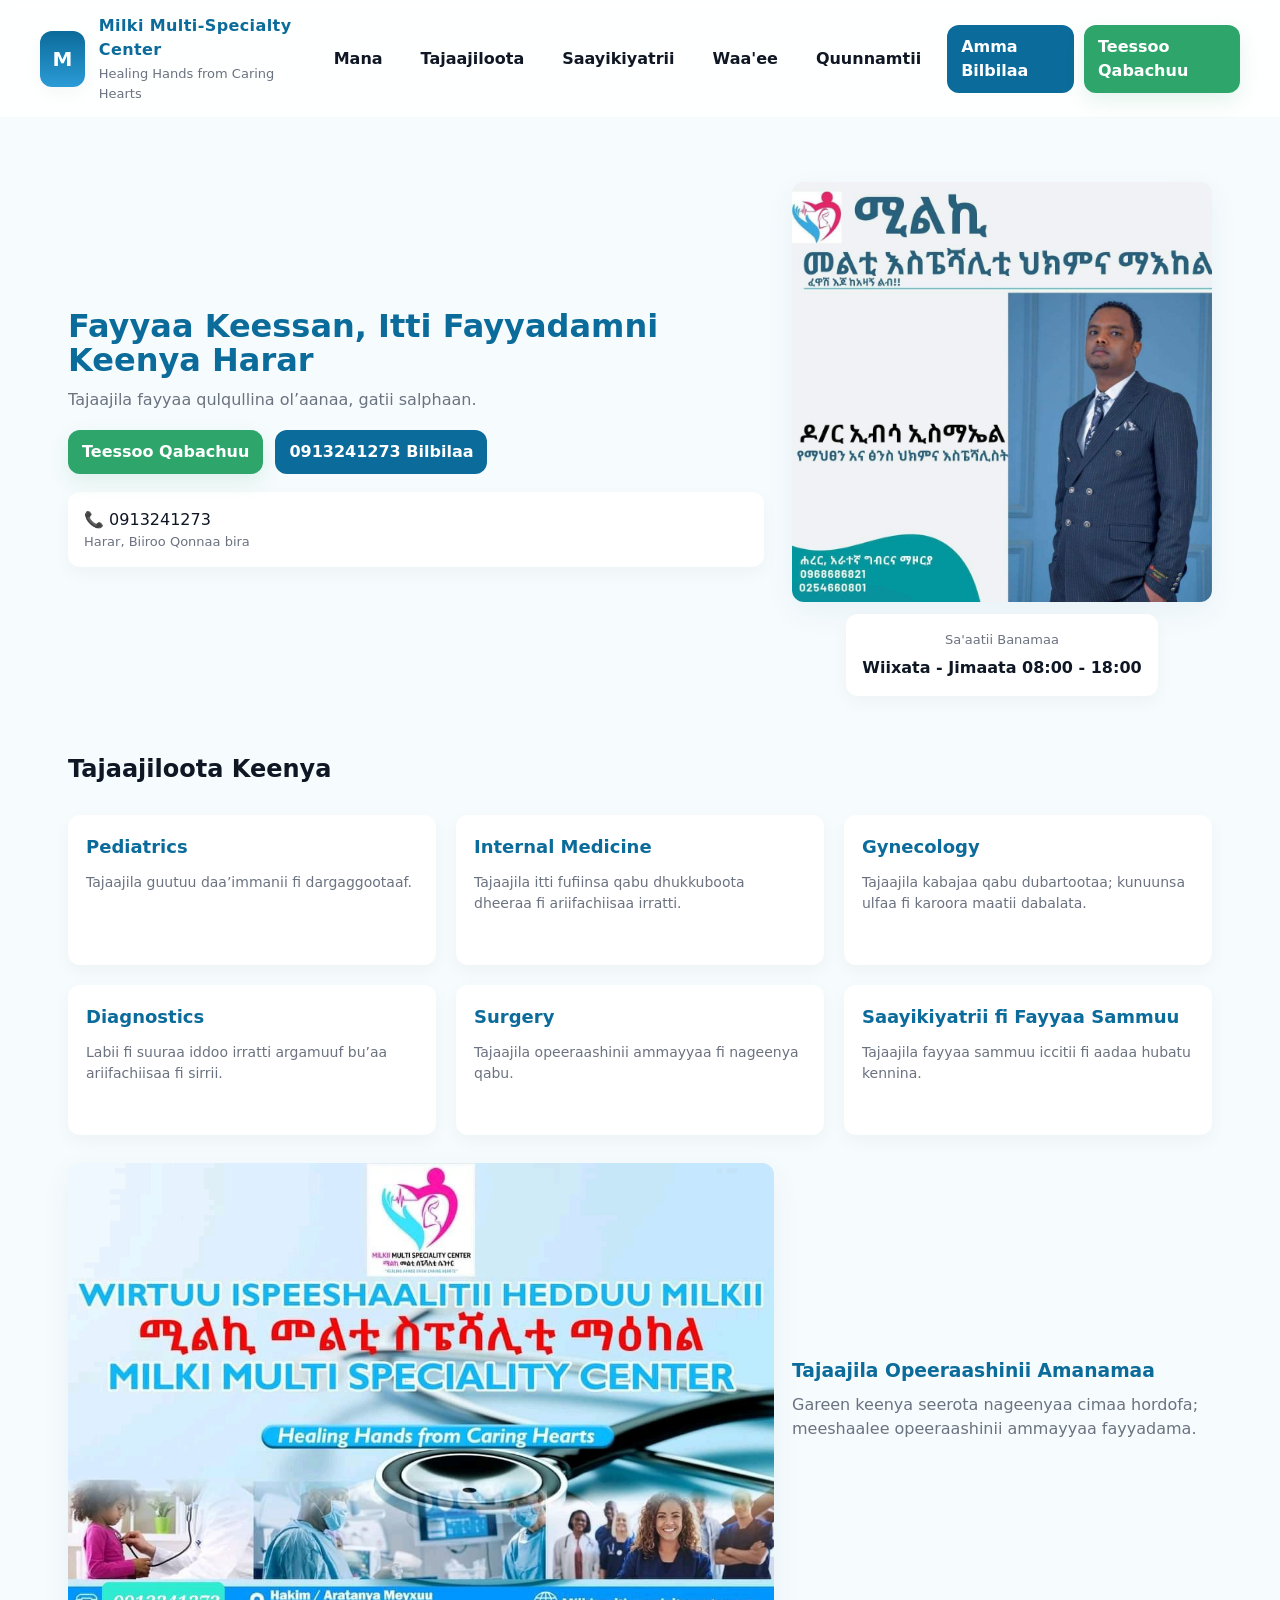
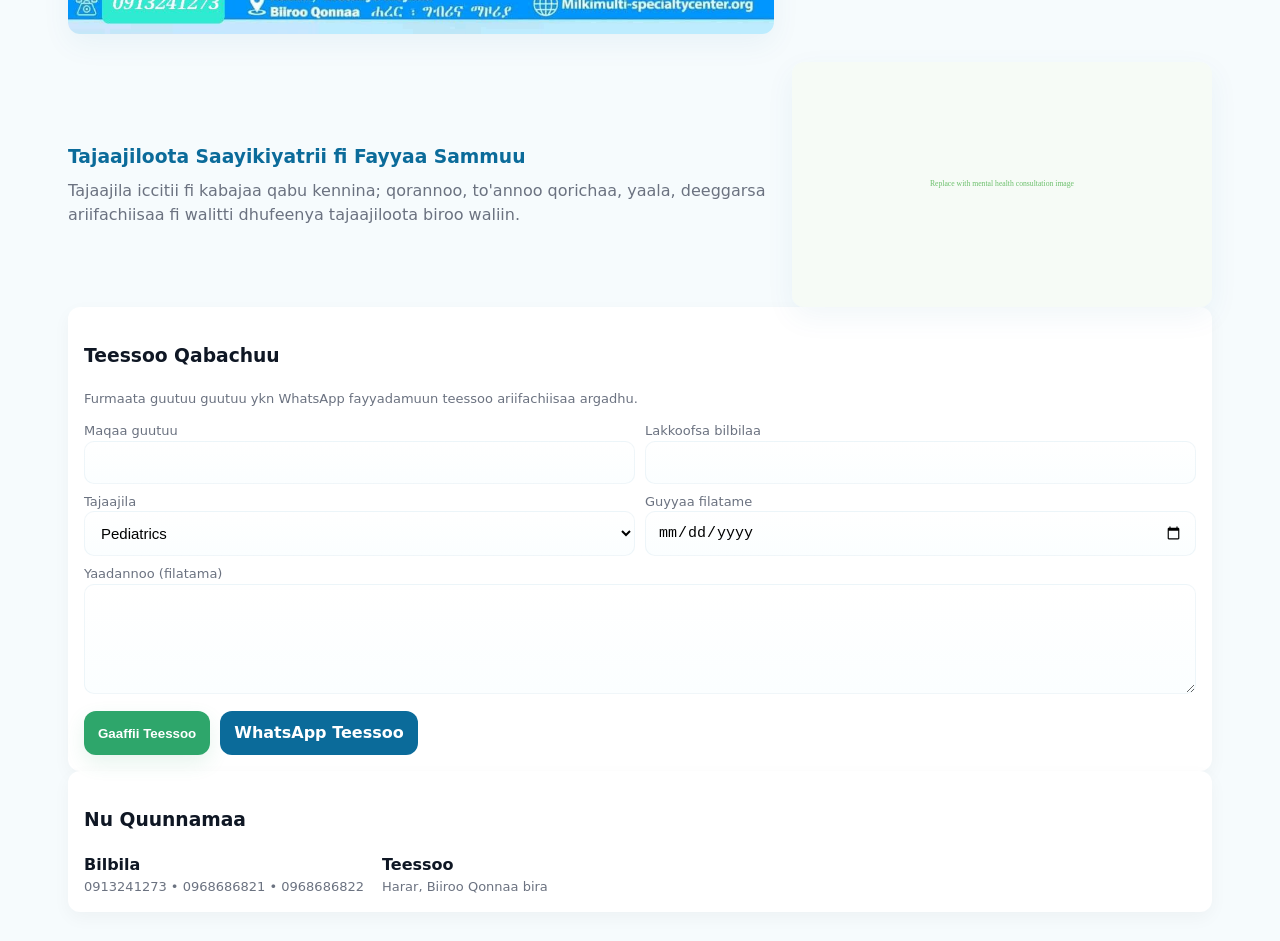
<file: .github/workflows/index-om.html>
<!doctype html>
<html lang="om">
<head>
  <meta charset="utf-8" />
  <meta name="viewport" content="width=device-width,initial-scale=1" />
  <title>Milki Multi-Specialty Center — Fayyaa Harar</title>
  <meta name="description" content="Milki Multi-Specialty Center tajaajila fayyaa qulqullina ol’aanaa Harar keessatti kennu." />
  <meta name="theme-color" content="#0b6b9a" />
  <link rel="stylesheet" href="styles.css">
</head>
<body>
  <header>
    <div class="container nav">
      <div class="brand">
        <div class="logo">M</div>
        <div>
          <h1>Milki Multi-Specialty Center</h1>
          <div class="tag small muted">Healing Hands from Caring Hearts</div>
        </div>
      </div>
      <nav>
        <ul>
          <li><a href="#home">Mana</a></li>
          <li><a href="#services">Tajaajiloota</a></li>
          <li><a href="#psychiatry">Saayikiyatrii</a></li>
          <li><a href="#about">Waa'ee</a></li>
          <li><a href="#contact">Quunnamtii</a></li>
        </ul>
      </nav>
      <div class="cta">
        <a class="btn btn-secondary" href="#contact">Amma Bilbilaa</a>
        <a class="btn btn-primary" href="#book">Teessoo Qabachuu</a>
      </div>
    </div>
  </header>

  <main class="container" id="home">
    <section class="hero">
      <div class="hero-left">
        <h2>Fayyaa Keessan, Itti Fayyadamni Keenya Harar</h2>
        <p>Tajaajila fayyaa qulqullina ol’aanaa, gatii salphaan.</p>
        <div class="hero-ctas">
          <a class="btn btn-primary" href="#book">Teessoo Qabachuu</a>
          <a class="btn btn-secondary" href="tel:0913241273">0913241273 Bilbilaa</a>
        </div>
        <div class="hero-card" style="margin-top:18px">
          <div class="quick-contact">
            <div class="phone">📞 0913241273</div>
            <div class="small muted">Harar, Biiroo Qonnaa bira</div>
          </div>
        </div>
      </div>

      <aside class="hero-right">
        <div class="portrait">
          <img src="photo_2025-11-27_01-48-19.jpg" alt="Dr. Milki portrait" />
        </div>
        <div class="hero-card center">
          <div class="small muted">Sa'aatii Banamaa</div>
          <div style="font-weight:700;margin-top:6px">Wiixata - Jimaata 08:00 - 18:00</div>
        </div>
      </aside>
    </section>

    <section id="services">
      <h2>Tajaajiloota Keenya</h2>
      <div class="services">
        <article class="card"><h3>Pediatrics</h3><p>Tajaajila guutuu daa’immanii fi dargaggootaaf.</p></article>
        <article class="card"><h3>Internal Medicine</h3><p>Tajaajila itti fufiinsa qabu dhukkuboota dheeraa fi ariifachiisaa irratti.</p></article>
        <article class="card"><h3>Gynecology</h3><p>Tajaajila kabajaa qabu dubartootaa; kunuunsa ulfaa fi karoora maatii dabalata.</p></article>
        <article class="card"><h3>Diagnostics</h3><p>Labii fi suuraa iddoo irratti argamuuf bu’aa ariifachiisaa fi sirrii.</p></article>
        <article class="card"><h3>Surgery</h3><p>Tajaajila opeeraashinii ammayyaa fi nageenya qabu.</p></article>
        <article class="card"><h3>Saayikiyatrii fi Fayyaa Sammuu</h3><p>Tajaajila fayyaa sammuu iccitii fi aadaa hubatu kennina.</p></article>
      </div>
    </section>

    <section class="spotlight">
      <div><img src="photo_2025-11-27_01-48-04.jpg" alt="Operating room" /></div>
      <div class="text"><h3>Tajaajila Opeeraashinii Amanamaa</h3><p>Gareen keenya seerota nageenyaa cimaa hordofa; meeshaalee opeeraashinii ammayyaa fayyadama.</p></div>
    </section>

    <section class="spotlight">
      <div class="text"><h3>Tajaajiloota Saayikiyatrii fi Fayyaa Sammuu</h3><p>Tajaajila iccitii fi kabajaa qabu kennina; qorannoo, to'annoo qorichaa, yaala, deeggarsa ariifachiisaa fi walitti dhufeenya tajaajiloota biroo waliin.</p></div>
      <div><img src="data:image/svg+xml;utf8,<svg xmlns='http://www.w3.org/2000/svg' width='1200' height='700'><rect width='100%' height='100%' fill='%23f6fbf6'/><text x='50%' y='50%' dominant-baseline='middle' text-anchor='middle' fill='%236bbf6b' font-size='22'>Replace with mental health consultation image</text></svg>" alt="Mental health consultation" /></div>
    </section>

    <section id="book">
      <div class="hero-card">
        <h3>Teessoo Qabachuu</h3>
        <p class="small muted">Furmaata guutuu guutuu ykn WhatsApp fayyadamuun teessoo ariifachiisaa argadhu.</p>
        <form id="bookingForm" onsubmit="return false;">
          <div class="form-grid">
            <label><div class="small">Maqaa guutuu</div><input required></label>
            <label><div class="small">Lakkoofsa bilbilaa</div><input type="tel" required></label>
          </div>
          <div class="form-grid" style="margin-top:8px">
            <label><div class="small">Tajaajila</div><select required><option>Pediatrics</option><option>Internal Medicine</option><option>Gynecology</option><option>Diagnostics</option><option>Surgery</option><option>Saayikiyatrii</option></select></label>
            <label><div class="small">Guyyaa filatame</div><input type="date"></label>
          </div>
          <label style="margin-top:8px"><div class="small">Yaadannoo (filatama)</div><textarea></textarea></label>
          <div class="form-actions" style="margin-top:12px">
            <button class="btn btn-primary">Gaaffii Teessoo</button>
            <a class="btn btn-secondary" href="https://wa.me/251913241273?text=Akkam%2C%20teessoo%20qabachuu%20barbaada" target="_blank">WhatsApp Teessoo</a>
          </div>
        </form>
      </div>
    </section>

    <section id="contact">
      <div class="hero-card">
        <h3>Nu Quunnamaa</h3>
        <div style="display:flex;gap:18px;flex-wrap:wrap">
          <div><strong>Bilbila</strong><div class="small muted">0913241273 • 0968686821 • 0968686822</div></div>
          <div><strong>Teessoo</strong><div class="small muted">Harar, Biiroo Qonnaa bira</div></div>
        </div>
      </div>
    </section>
  </main>
</body>
</html>
</file>
<file: style.css>
/* Milki Multi-Specialty Center - Modern UI Stylesheet */
:root{
  --primary: #0b6b9a;
  --accent:  #2ea66b;
  --accent-2:#f6a24b;
  --muted:   #6b7280;
  --bg:      #f6fbfd;
  --card:    #ffffff;
  --glass:   rgba(255,255,255,0.72);
  --radius:  14px;
  --gap:     20px;
  --max-w:   1200px;
  --shadow:  0 10px 30px rgba(11,107,154,0.06);
  --shadow-soft: 0 6px 18px rgba(12,18,30,0.04);
  font-family: Inter, system-ui, -apple-system, "Segoe UI", Roboto, "Helvetica Neue", Arial;
  color-scheme: light;
}
*{box-sizing:border-box}
html,body{height:100%}
body{
  margin:0;
  background:var(--bg);
  color:#0f1724;
  -webkit-font-smoothing:antialiased;
  -moz-osx-font-smoothing:grayscale;
  line-height:1.5;
  font-size:16px;
}
.container{max-width:var(--max-w);margin:0 auto;padding:28px}

/* Header */
header{
  position:sticky;top:0;z-index:60;
  backdrop-filter: blur(6px);
  background:linear-gradient(180deg, rgba(255,255,255,0.9), rgba(255,255,255,0.85));
  border-bottom:1px solid rgba(11,107,154,0.04);
}
.nav{display:flex;align-items:center;justify-content:space-between;gap:16px;padding:14px 0}
.brand{display:flex;align-items:center;gap:14px}
.logo{
  width:56px;height:56px;border-radius:12px;
  background:linear-gradient(180deg,var(--primary),#2b9bd6);
  display:flex;align-items:center;justify-content:center;color:#fff;font-weight:800;font-size:20px;
  box-shadow:var(--shadow-soft);
}
.brand h1{margin:0;font-size:16px;color:var(--primary);letter-spacing:0.4px}
.brand .tag{font-size:13px;color:var(--muted);margin-top:2px}

/* Navigation */
nav ul{display:flex;gap:18px;list-style:none;margin:0;padding:0;align-items:center}
nav a{color:#0f1724;text-decoration:none;font-weight:600;padding:8px 10px;border-radius:8px;transition:background .18s, color .18s}
nav a:hover{background:rgba(11,107,154,0.06);color:var(--primary)}
.cta{display:flex;gap:10px;align-items:center}
.lang-toggle{background:transparent;border:1px solid rgba(11,107,154,0.08);padding:8px 10px;border-radius:10px;color:var(--muted);font-weight:700;cursor:pointer}

/* Buttons */
.btn{display:inline-flex;align-items:center;gap:8px;padding:10px 14px;border-radius:12px;border:0;cursor:pointer;font-weight:700;text-decoration:none;justify-content:center}
.btn-primary{background:var(--accent);color:#fff;box-shadow:0 8px 20px rgba(46,166,107,0.12)}
.btn-secondary{background:var(--primary);color:#fff}
.btn-ghost{background:transparent;border:1px solid rgba(11,107,154,0.08);color:var(--primary)}

/* Hero */
.hero{display:grid;grid-template-columns:1fr 420px;gap:28px;align-items:center;padding:36px 0}
.hero-left h2{font-size:32px;margin:0 0 10px;color:var(--primary);line-height:1.05}
.hero-left p{margin:0 0 18px;color:var(--muted);font-size:16px}
.hero-ctas{display:flex;gap:12px;flex-wrap:wrap}
.hero-card{background:var(--card);border-radius:12px;padding:16px;box-shadow:var(--shadow-soft)}

/* Portrait */
.hero-right{display:flex;flex-direction:column;gap:12px;align-items:center}
.portrait{width:100%;border-radius:12px;overflow:hidden;background:linear-gradient(180deg,#e9f6fb,#f3fbff);box-shadow:var(--shadow)}
.portrait img{width:100%;height:auto;display:block;object-fit:cover;transition:transform .4s}
.portrait img:hover{transform:scale(1.02)}

/* Services grid */
.services{display:grid;grid-template-columns:repeat(3,1fr);gap:var(--gap);margin-top:28px}
.card{background:var(--card);border-radius:12px;padding:18px;box-shadow:var(--shadow-soft);display:flex;flex-direction:column;gap:12px;min-height:150px}
.card h3{margin:0;color:var(--primary);font-size:18px}
.card p{margin:0;color:var(--muted);font-size:14px}
.card .card-cta{margin-top:auto}

/* Spotlight */
.spotlight{display:grid;grid-template-columns:1fr 420px;gap:18px;margin-top:28px;align-items:center}
.spotlight img{width:100%;border-radius:12px;display:block;object-fit:cover;box-shadow:var(--shadow)}
.spotlight .text h3{margin:0 0 8px;color:var(--primary)}
.spotlight .text p{margin:0;color:var(--muted)}

/* Meet the specialist */
.meet{display:flex;gap:18px;align-items:center;margin-top:28px;flex-wrap:wrap}
.meet img{width:140px;height:140px;border-radius:12px;object-fit:cover;box-shadow:var(--shadow)}
.meet h3{margin:0}
.meet p{margin:6px 0 0;color:var(--muted)}

/* Testimonials and updates */
.row{display:flex;gap:18px;margin-top:28px}
.testimonials,.updates{flex:1;background:var(--card);border-radius:12px;padding:18px;box-shadow:var(--shadow-soft)}
blockquote{margin:12px 0;padding-left:12px;border-left:4px solid rgba(11,107,154,0.06);color:var(--muted)}

/* Booking form */
form{margin-top:12px}
.form-grid{display:grid;grid-template-columns:1fr 1fr;gap:10px}
label{display:block;font-size:13px;color:var(--muted)}
input,select,textarea{width:100%;padding:12px;border-radius:10px;border:1px solid rgba(11,107,154,0.06);background:linear-gradient(180deg,#fff,#fbfeff);font-size:15px}
input:invalid,select:invalid,textarea:invalid{border-color:rgba(220,38,38,0.3)}
textarea{min-height:110px;resize:vertical}
.form-actions{display:flex;gap:10px;flex-wrap:wrap;margin-top:12px}

/* Contact and footer */
footer{margin-top:36px;background:var(--card);padding:22px;border-radius:12px;box-shadow:var(--shadow-soft)}
.footer-grid{display:flex;gap:18px;flex-wrap:wrap;align-items:flex-start}
.footer-grid div{flex:1;min-width:220px}

.socials{display:flex;gap:15px;margin-top:12px;align-items:center;flex-wrap:wrap;}
.social-icon{
  width:40px;height:40px;display:flex;align-items:center;justify-content:center;
  border-radius:10px;background:rgba(11,107,154,0.06);color:var(--primary);
  transition:all .3s ease;text-decoration:none;
}
.social-icon:hover{
  background:var(--primary);color:#fff;transform:translateY(-3px);box-shadow:0 5px 15px rgba(11,107,154,0.2);
}
.social-icon svg{width:22px;height:22px;fill:currentColor}

/* Testimonials */
.testimonial-card{
  background:var(--bg);padding:20px;border-radius:12px;margin-bottom:15px;
  border:1px solid rgba(11,107,154,0.04);transition:all .3s ease;
}
.testimonial-card:hover{transform:translateY(-2px);box-shadow:var(--shadow-soft)}
.testimonial-text{font-style:italic;color:#333;margin-bottom:10px;font-size:15px}
.testimonial-author{font-weight:700;color:var(--primary);font-size:14px;display:flex;align-items:center;justify-content:space-between}
.stars{color:var(--accent-2);font-size:12px;margin-bottom:5px}

/* Small utilities */
.small{font-size:13px;color:var(--muted)}
.center{text-align:center}
.muted{color:var(--muted)}

/* Responsive */
@media (max-width:1100px){
  .hero{grid-template-columns:1fr 360px}
  .spotlight{grid-template-columns:1fr 360px}
}
@media (max-width:900px){
  nav ul{display:none}
  .hero{grid-template-columns:1fr;gap:18px;padding:20px 0}
  .spotlight{grid-template-columns:1fr}
  .services{grid-template-columns:repeat(2,1fr)}
  .row{flex-direction:column}
}
@media (max-width:640px){
  .portrait{height:auto}
  .services{grid-template-columns:1fr}
  .brand h1{font-size:14px}
  .meet img{width:120px;height:120px}
  .container{padding:18px}
  .form-grid{grid-template-columns:1fr}
}

/* Accessibility focus states */
a:focus,button:focus,input:focus,select:focus,textarea:focus{
  outline:3px solid rgba(11,107,154,0.12);
  outline-offset:3px;
  box-shadow:0 6px 20px rgba(11,107,154,0.06);
}

/* Micro-interactions */
.card:hover{transform:translateY(-6px);transition:transform .28s}
.btn-primary:hover{transform:translateY(-3px);transition:transform .18s}
</file>
<file: .github/workflows/styles.css>
:root{
  --primary: #0b6b9a;
  --accent:  #2ea66b;
  --accent-2:#f6a24b;
  --muted:   #6b7280;
  --bg:      #f6fbfd;
  --card:    #ffffff;
  --radius:  14px;
  --gap:     20px;
  --max-w:   1200px;
  --shadow:  0 10px 30px rgba(11,107,154,0.06);
  --shadow-soft: 0 6px 18px rgba(12,18,30,0.04);
  font-family: Inter, system-ui, -apple-system, "Segoe UI", Roboto, "Helvetica Neue", Arial;
}
*{box-sizing:border-box}
html,body{height:100%}
body{
  margin:0;
  background:var(--bg);
  color:#0f1724;
  -webkit-font-smoothing:antialiased;
  -moz-osx-font-smoothing:grayscale;
  line-height:1.5;
  font-size:16px;
}
.container{max-width:var(--max-w);margin:0 auto;padding:28px}
header{position:sticky;top:0;z-index:60;backdrop-filter: blur(6px);background:linear-gradient(180deg, rgba(255,255,255,0.9), rgba(255,255,255,0.85));border-bottom:1px solid rgba(11,107,154,0.04)}
.nav{display:flex;align-items:center;justify-content:space-between;gap:16px;padding:14px 0}
.brand{display:flex;align-items:center;gap:14px}
.logo{width:56px;height:56px;border-radius:12px;background:linear-gradient(180deg,var(--primary),#2b9bd6);display:flex;align-items:center;justify-content:center;color:#fff;font-weight:800;font-size:20px;box-shadow:var(--shadow-soft)}
.brand h1{margin:0;font-size:16px;color:var(--primary);letter-spacing:0.4px}
.brand .tag{font-size:13px;color:var(--muted);margin-top:2px}
nav ul{display:flex;gap:18px;list-style:none;margin:0;padding:0;align-items:center}
nav a{color:#0f1724;text-decoration:none;font-weight:600;padding:8px 10px;border-radius:8px;transition:background .18s, color .18s}
nav a:hover{background:rgba(11,107,154,0.06);color:var(--primary)}
.cta{display:flex;gap:10px;align-items:center}
.lang-toggle{background:transparent;border:1px solid rgba(11,107,154,0.08);padding:8px 10px;border-radius:10px;color:var(--muted);font-weight:700}
.btn{display:inline-flex;align-items:center;gap:8px;padding:10px 14px;border-radius:12px;border:0;cursor:pointer;font-weight:700;text-decoration:none}
.btn-primary{background:var(--accent);color:#fff;box-shadow:0 8px 20px rgba(46,166,107,0.12)}
.btn-secondary{background:var(--primary);color:#fff}
.btn-ghost{background:transparent;border:1px solid rgba(11,107,154,0.08);color:var(--primary)}
.hero{display:grid;grid-template-columns:1fr 420px;gap:28px;align-items:center;padding:36px 0}
.hero-left h2{font-size:32px;margin:0 0 10px;color:var(--primary);line-height:1.05}
.hero-left p{margin:0 0 18px;color:var(--muted);font-size:16px}
.hero-ctas{display:flex;gap:12px;flex-wrap:wrap}
.hero-card{background:var(--card);border-radius:12px;padding:16px;box-shadow:var(--shadow-soft)}
.hero-right{display:flex;flex-direction:column;gap:12px;align-items:center}
.portrait{width:100%;border-radius:12px;overflow:hidden;background:linear-gradient(180deg,#e9f6fb,#f3fbff);box-shadow:var(--shadow)}
.portrait img{width:100%;height:auto;display:block;object-fit:cover;transition:transform .4s}
.portrait img:hover{transform:scale(1.02)}
.services{display:grid;grid-template-columns:repeat(3,1fr);gap:var(--gap);margin-top:28px}
.card{background:var(--card);border-radius:12px;padding:18px;box-shadow:var(--shadow-soft);display:flex;flex-direction:column;gap:12px;min-height:150px}
.card h3{margin:0;color:var(--primary);font-size:18px}
.card p{margin:0;color:var(--muted);font-size:14px}
.card .card-cta{margin-top:auto}
.spotlight{display:grid;grid-template-columns:1fr 420px;gap:18px;margin-top:28px;align-items:center}
.spotlight img{width:100%;border-radius:12px;display:block;object-fit:cover;box-shadow:var(--shadow)}
.spotlight .text h3{margin:0 0 8px;color:var(--primary)}
.spotlight .text p{margin:0;color:var(--muted)}
.meet{display:flex;gap:18px;align-items:center;margin-top:28px;flex-wrap:wrap}
.meet img{width:140px;height:140px;border-radius:12px;object-fit:cover;box-shadow:var(--shadow)}
.meet h3{margin:0}
.meet p{margin:6px 0 0;color:var(--muted)}
.row{display:flex;gap:18px;margin-top:28px}
.testimonials,.updates{flex:1;background:var(--card);border-radius:12px;padding:18px;box-shadow:var(--shadow-soft)}
blockquote{margin:12px 0;padding-left:12px;border-left:4px solid rgba(11,107,154,0.06);color:var(--muted)}
form{margin-top:12px}
.form-grid{display:grid;grid-template-columns:1fr 1fr;gap:10px}
label{display:block;font-size:13px;color:var(--muted)}
input,select,textarea{width:100%;padding:12px;border-radius:10px;border:1px solid rgba(11,107,154,0.06);background:linear-gradient(180deg,#fff,#fbfeff);font-size:15px}
textarea{min-height:110px;resize:vertical}
.form-actions{display:flex;gap:10px;flex-wrap:wrap;margin-top:12px}
footer{margin-top:36px;background:var(--card);padding:22px;border-radius:12px;box-shadow:var(--shadow-soft)}
.footer-grid{display:flex;gap:18px;flex-wrap:wrap;align-items:flex-start}
.footer-grid div{flex:1;min-width:220px}
.socials{display:flex;gap:10px;margin-top:8px}
.small{font-size:13px;color:var(--muted)}
.center{text-align:center}
.muted{color:var(--muted)}
@media (max-width:1100px){.hero{grid-template-columns:1fr 360px}.spotlight{grid-template-columns:1fr 360px}}
@media (max-width:900px){nav ul{display:none}.hero{grid-template-columns:1fr;gap:18px;padding:20px 0}.spotlight{grid-template-columns:1fr}.services{grid-template-columns:repeat(2,1fr)}.row{flex-direction:column}}
@media (max-width:640px){.portrait{height:260px}.services{grid-template-columns:1fr}.brand h1{font-size:14px}.meet img{width:120px;height:120px}.container{padding:18px}}
a:focus,button:focus,input:focus,select:focus,textarea:focus{outline:3px solid rgba(11,107,154,0.12);outline-offset:3px;box-shadow:0 6px 20px rgba(11,107,154,0.06)}
.card:hover{transform:translateY(-6px);transition:transform .28s}
.btn-primary:hover{transform:translateY(-3px);transition:transform .18s}
</file>
<file: styles.css>
:root{
  --primary: #0b6b9a;
  --accent:  #2ea66b;
  --accent-2:#f6a24b;
  --muted:   #6b7280;
  --bg:      #f6fbfd;
  --card:    #ffffff;
  --radius:  14px;
  --gap:     20px;
  --max-w:   1200px;
  --shadow:  0 10px 30px rgba(11,107,154,0.06);
  --shadow-soft: 0 6px 18px rgba(12,18,30,0.04);
  font-family: Inter, system-ui, -apple-system, "Segoe UI", Roboto, "Helvetica Neue", Arial;
}
*{box-sizing:border-box}
html,body{height:100%}
body{
  margin:0;
  background:var(--bg);
  color:#0f1724;
  -webkit-font-smoothing:antialiased;
  -moz-osx-font-smoothing:grayscale;
  line-height:1.5;
  font-size:16px;
}
.container{max-width:var(--max-w);margin:0 auto;padding:28px}
header{position:sticky;top:0;z-index:60;backdrop-filter: blur(6px);background:linear-gradient(180deg, rgba(255,255,255,0.9), rgba(255,255,255,0.85));border-bottom:1px solid rgba(11,107,154,0.04)}
.nav{display:flex;align-items:center;justify-content:space-between;gap:16px;padding:14px 0}
.brand{display:flex;align-items:center;gap:14px}
.logo{width:56px;height:56px;border-radius:12px;background:linear-gradient(180deg,var(--primary),#2b9bd6);display:flex;align-items:center;justify-content:center;color:#fff;font-weight:800;font-size:20px;box-shadow:var(--shadow-soft)}
.brand h1{margin:0;font-size:16px;color:var(--primary);letter-spacing:0.4px}
.brand .tag{font-size:13px;color:var(--muted);margin-top:2px}
nav ul{display:flex;gap:18px;list-style:none;margin:0;padding:0;align-items:center}
nav a{color:#0f1724;text-decoration:none;font-weight:600;padding:8px 10px;border-radius:8px;transition:background .18s, color .18s}
nav a:hover{background:rgba(11,107,154,0.06);color:var(--primary)}
.cta{display:flex;gap:10px;align-items:center}
.lang-toggle{background:transparent;border:1px solid rgba(11,107,154,0.08);padding:8px 10px;border-radius:10px;color:var(--muted);font-weight:700}
.btn{display:inline-flex;align-items:center;gap:8px;padding:10px 14px;border-radius:12px;border:0;cursor:pointer;font-weight:700;text-decoration:none}
.btn-primary{background:var(--accent);color:#fff;box-shadow:0 8px 20px rgba(46,166,107,0.12)}
.btn-secondary{background:var(--primary);color:#fff}
.btn-ghost{background:transparent;border:1px solid rgba(11,107,154,0.08);color:var(--primary)}
.hero{display:grid;grid-template-columns:1fr 420px;gap:28px;align-items:center;padding:36px 0}
.hero-left h2{font-size:32px;margin:0 0 10px;color:var(--primary);line-height:1.05}
.hero-left p{margin:0 0 18px;color:var(--muted);font-size:16px}
.hero-ctas{display:flex;gap:12px;flex-wrap:wrap}
.hero-card{background:var(--card);border-radius:12px;padding:16px;box-shadow:var(--shadow-soft)}
.hero-right{display:flex;flex-direction:column;gap:12px;align-items:center}
.portrait{width:100%;border-radius:12px;overflow:hidden;background:linear-gradient(180deg,#e9f6fb,#f3fbff);box-shadow:var(--shadow)}
.portrait img{width:100%;height:auto;display:block;object-fit:cover;transition:transform .4s}
.portrait img:hover{transform:scale(1.02)}
.services{display:grid;grid-template-columns:repeat(3,1fr);gap:var(--gap);margin-top:28px}
.card{background:var(--card);border-radius:12px;padding:18px;box-shadow:var(--shadow-soft);display:flex;flex-direction:column;gap:12px;min-height:150px}
.card h3{margin:0;color:var(--primary);font-size:18px}
.card p{margin:0;color:var(--muted);font-size:14px}
.card .card-cta{margin-top:auto}
.spotlight{display:grid;grid-template-columns:1fr 420px;gap:18px;margin-top:28px;align-items:center}
.spotlight img{width:100%;border-radius:12px;display:block;object-fit:cover;box-shadow:var(--shadow)}
.spotlight .text h3{margin:0 0 8px;color:var(--primary)}
.spotlight .text p{margin:0;color:var(--muted)}
.meet{display:flex;gap:18px;align-items:center;margin-top:28px;flex-wrap:wrap}
.meet img{width:140px;height:140px;border-radius:12px;object-fit:cover;box-shadow:var(--shadow)}
.meet h3{margin:0}
.meet p{margin:6px 0 0;color:var(--muted)}
.row{display:flex;gap:18px;margin-top:28px}
.testimonials,.updates{flex:1;background:var(--card);border-radius:12px;padding:18px;box-shadow:var(--shadow-soft)}
blockquote{margin:12px 0;padding-left:12px;border-left:4px solid rgba(11,107,154,0.06);color:var(--muted)}
form{margin-top:12px}
.form-grid{display:grid;grid-template-columns:1fr 1fr;gap:10px}
label{display:block;font-size:13px;color:var(--muted)}
input,select,textarea{width:100%;padding:12px;border-radius:10px;border:1px solid rgba(11,107,154,0.06);background:linear-gradient(180deg,#fff,#fbfeff);font-size:15px}
textarea{min-height:110px;resize:vertical}
.form-actions{display:flex;gap:10px;flex-wrap:wrap;margin-top:12px}
footer{margin-top:36px;background:var(--card);padding:22px;border-radius:12px;box-shadow:var(--shadow-soft)}
.footer-grid{display:flex;gap:18px;flex-wrap:wrap;align-items:flex-start}
.footer-grid div{flex:1;min-width:220px}
.socials{display:flex;gap:10px;margin-top:8px}
.small{font-size:13px;color:var(--muted)}
.center{text-align:center}
.muted{color:var(--muted)}
@media (max-width:1100px){.hero{grid-template-columns:1fr 360px}.spotlight{grid-template-columns:1fr 360px}}
@media (max-width:900px){nav ul{display:none}.hero{grid-template-columns:1fr;gap:18px;padding:20px 0}.spotlight{grid-template-columns:1fr}.services{grid-template-columns:repeat(2,1fr)}.row{flex-direction:column}}
@media (max-width:640px){.portrait{height:260px}.services{grid-template-columns:1fr}.brand h1{font-size:14px}.meet img{width:120px;height:120px}.container{padding:18px}}
a:focus,button:focus,input:focus,select:focus,textarea:focus{outline:3px solid rgba(11,107,154,0.12);outline-offset:3px;box-shadow:0 6px 20px rgba(11,107,154,0.06)}
.card:hover{transform:translateY(-6px);transition:transform .28s}
.btn-primary:hover{transform:translateY(-3px);transition:transform .18s}
</file>
